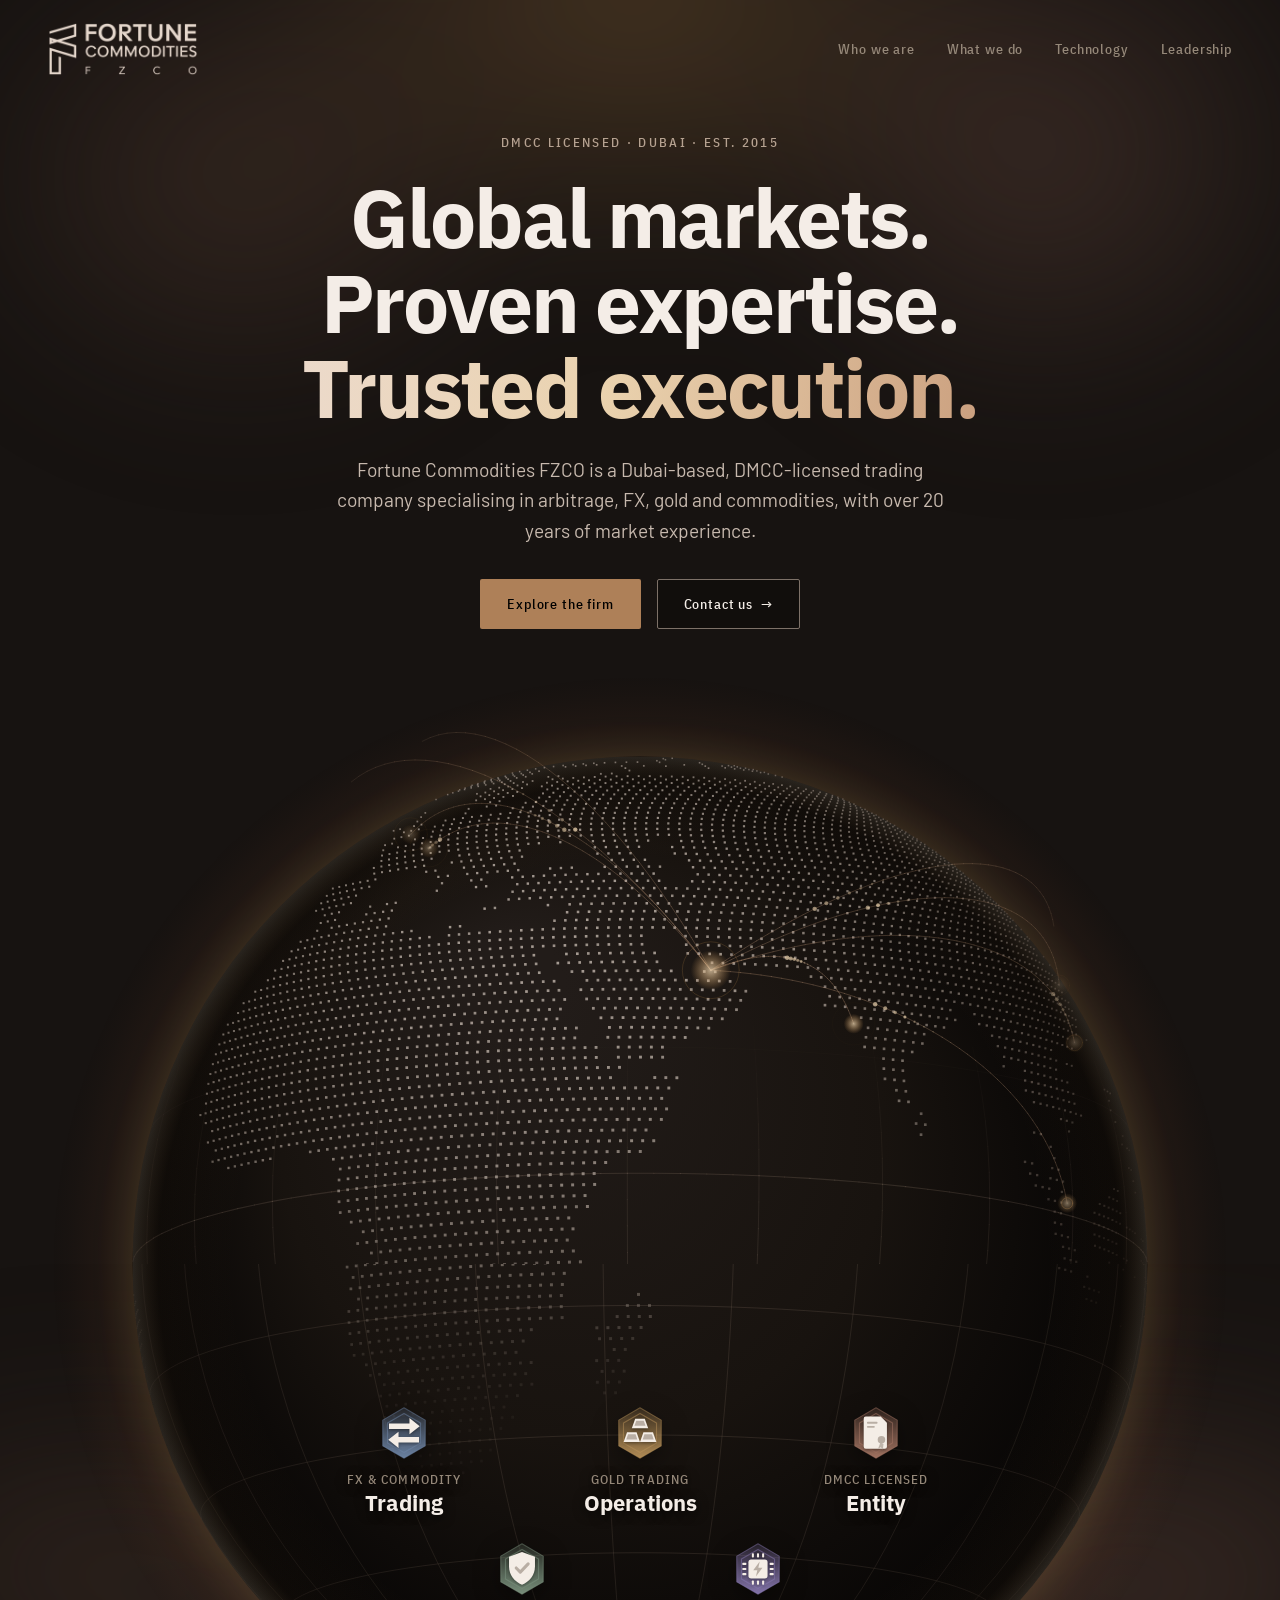
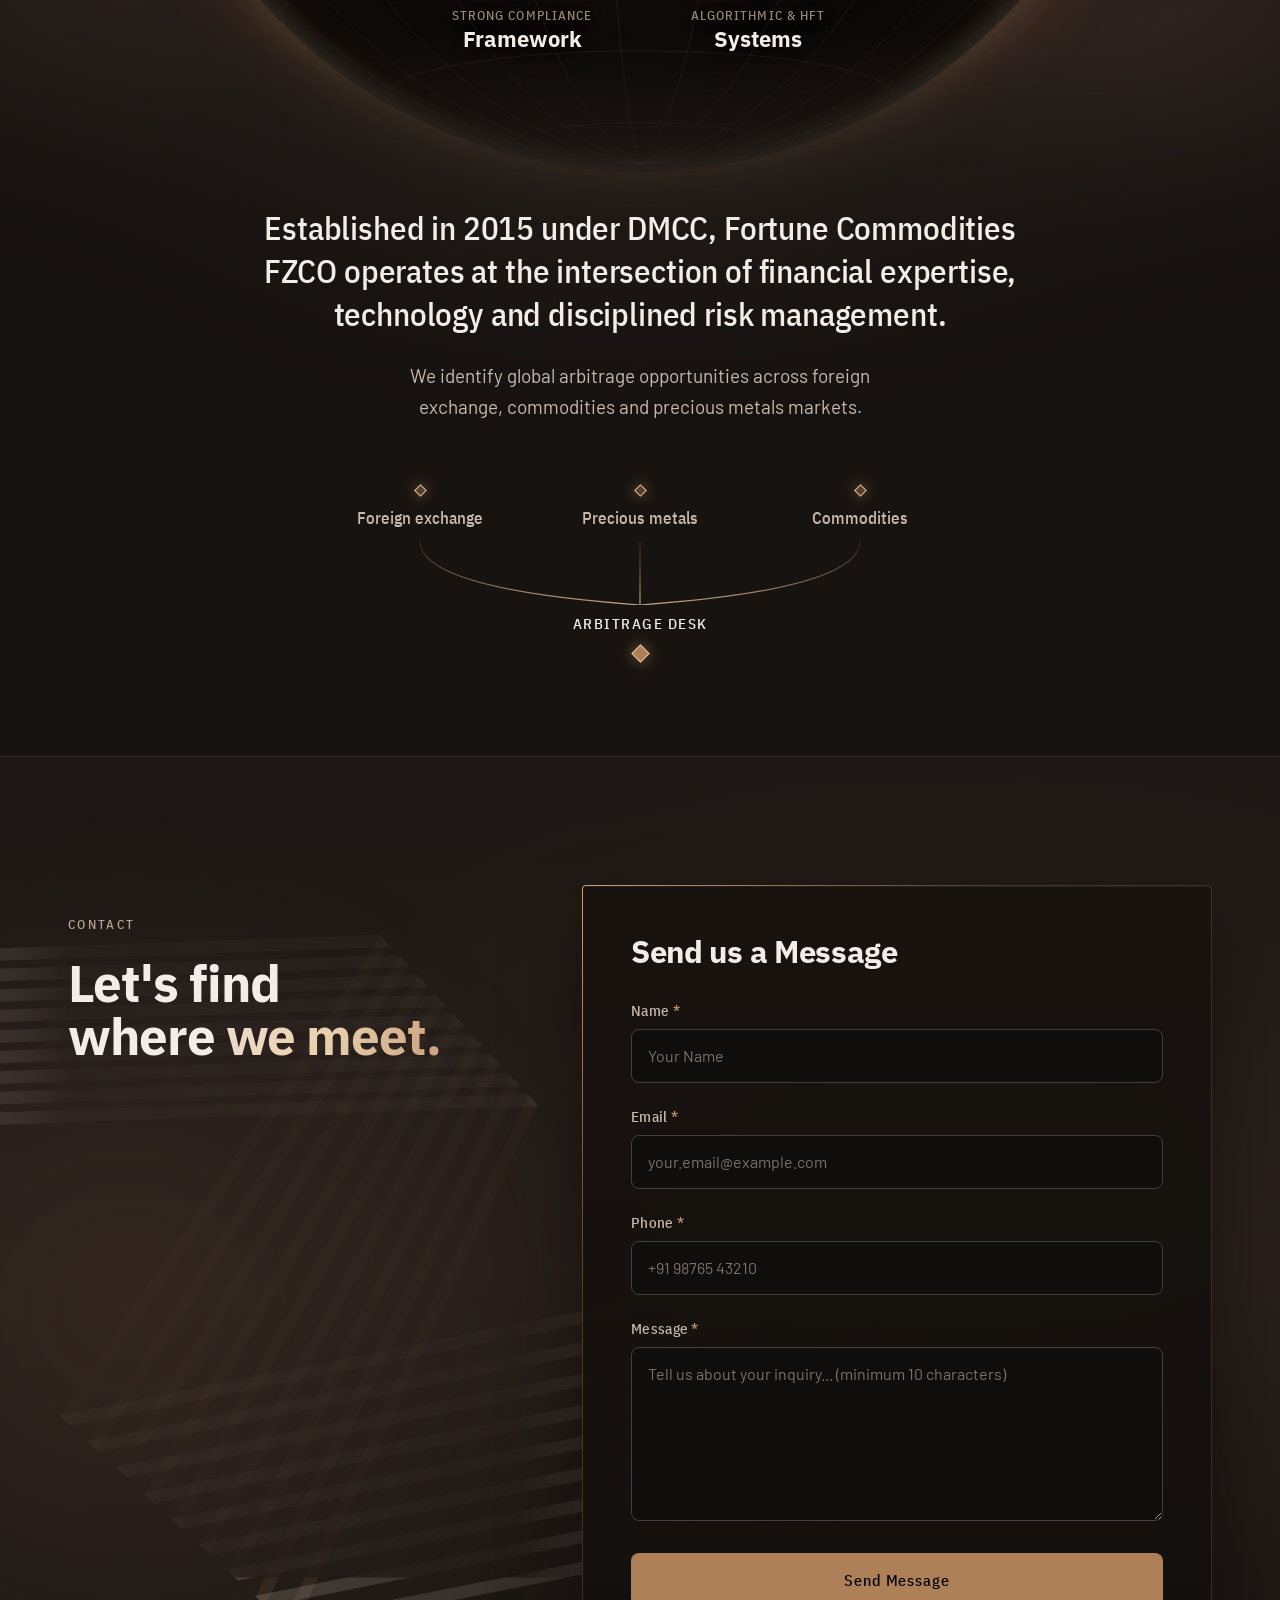
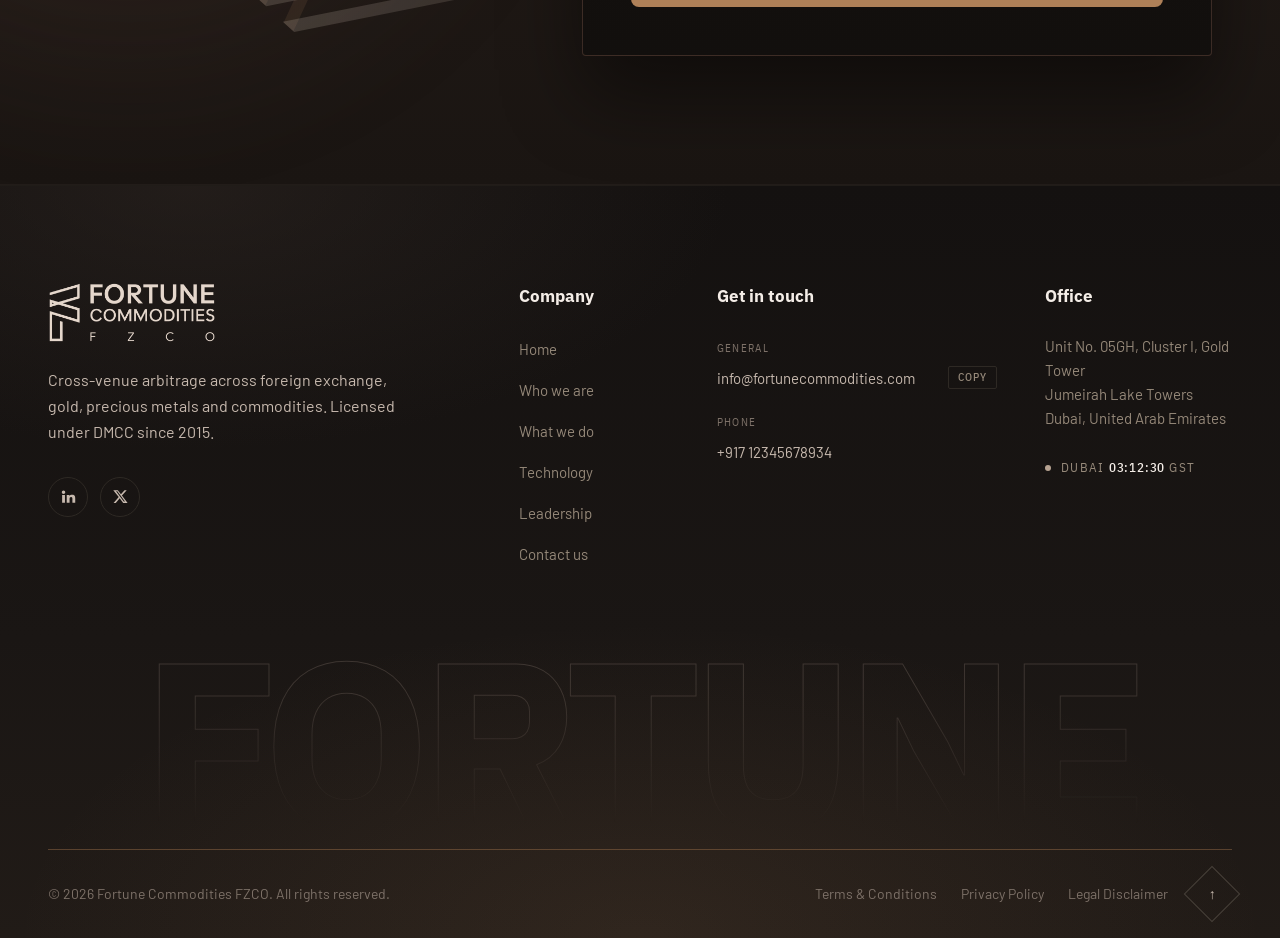
<file: site/index.html>
<!doctype html>
<html lang="en">
<head>
  <meta charset="utf-8">
  <script>document.documentElement.classList.add('js');</script>
  <meta name="viewport" content="width=device-width, initial-scale=1, viewport-fit=cover">
  <title>Fortune Commodities FZCO</title>
  <meta name="description" content="Fortune Commodities FZCO is a Dubai-based, DMCC-licensed trading company specialising in arbitrage, FX, gold and commodities.">
  <link rel="preconnect" href="https://fonts.googleapis.com">
  <link rel="preconnect" href="https://fonts.gstatic.com" crossorigin>
  <link rel="stylesheet" href="https://fonts.googleapis.com/css2?family=Barlow:wght@400;500&family=IBM+Plex+Sans+Condensed:wght@500&family=IBM+Plex+Sans:wght@700&display=swap">
  <link rel="stylesheet" href="css/tokens.css?v=4">
  <link rel="stylesheet" href="css/styles.css?v=54">
  <link rel="stylesheet" href="css/themes.css?v=5">
</head>
<body>
  <header class="site-header">
    <a class="brand" href="index.html" aria-label="Fortune Commodities FZCO, home">
      <img src="assets/logo-cream.png" alt="Fortune Commodities FZCO" width="640" height="232">
    </a>
    <button class="nav-toggle" type="button" aria-expanded="false" aria-controls="main-nav" aria-label="Open menu"><span aria-hidden="true"></span></button>
    <nav class="nav" id="main-nav" aria-label="Main">
      <a href="who-we-are.html">Who we are</a>
      <a href="what-we-do.html">What we do</a>
      <a href="technology.html">Technology</a>
      <a href="leadership.html">Leadership</a>
      <div class="nav-foot">Dubai, United Arab Emirates<br><a href="mailto:info@fortunecommodities.com">info@fortunecommodities.com</a></div>
      <span class="nav-ink" aria-hidden="true"></span>
    </nav>
  </header>

  <main>
    <!-- 1. Hero: quiet headline over a soft glow, the solid half-globe rising beneath it -->
    <section class="hero">
      <div class="hero-glow" aria-hidden="true">
        <span class="g g-amber"></span><span class="g g-ember"></span><span class="g g-steel"></span>
      </div>

      <div class="hero-copy">
        <p class="eyebrow rise" style="--d:.1s">DMCC licensed · Dubai · Est. 2015</p>
        <h1 class="hero-title rise" style="--d:.2s">Global markets. <span class="nw">Proven expertise.</span> <span class="hl">Trusted execution.</span></h1>
        <p class="hero-lead rise" style="--d:.35s">Fortune Commodities FZCO is a Dubai-based, DMCC-licensed trading company specialising in arbitrage, FX, gold and commodities, with over 20 years of market experience.</p>
        <div class="hero-actions rise" style="--d:.5s">
          <a class="btn btn-primary" href="#about">Explore the firm</a>
          <a class="btn btn-secondary" href="#contact">Contact us <span class="arrow" aria-hidden="true">→</span></a>
        </div>
      </div>

      <div class="dome-wrap" aria-hidden="true">
        <canvas id="dome" class="dome"></canvas>
      </div>
    </section>

    <!-- 2. The other half: the same globe as a wireframe, joined beneath the earth, carrying the five pillars -->
    <section class="between" id="about">
      <div class="between-glow" aria-hidden="true">
        <span class="b b-amber"></span><span class="b b-oxblood"></span><span class="b b-steel"></span><span class="b b-ember"></span>
      </div>

      <div class="bowl-stage">
        <div class="bowl-wrap" aria-hidden="true">
          <canvas id="bowl" class="bowl"></canvas>
        </div>
        <ul class="pillars">
          <li class="reveal" style="--d:.05s">
          <svg class="pillar-icon" viewBox="0 0 100 100" aria-hidden="true" focusable="false">
            <defs><linearGradient id="pi-fx" x1="0" y1="0" x2="0" y2="1"><stop offset="0" stop-color="#7088aa" stop-opacity=".18"/><stop offset=".55" stop-color="#7088aa" stop-opacity=".62"/><stop offset="1" stop-color="#7088aa" stop-opacity=".95"/></linearGradient></defs>
            <path class="pi-hex" d="M50 5 L88 27 L88 73 L50 95 L12 73 L12 27 Z" fill="url(#pi-fx)" stroke="#7088aa" stroke-opacity=".45"/>
            <path class="pi-ring" d="M50 15 L79.5 32 L79.5 68 L50 85 L20.5 68 L20.5 32 Z" fill="none" stroke="#7088aa" stroke-opacity=".5"/>
            <g class="pi-glyph" transform="translate(50 50) scale(1.22) translate(-50 -50)"><g fill="#f4ede6"><path d="M28 36h30v-8l15 12-15 12v-8H28z"/><path d="M72 64H42v8L27 60l15-12v8h30z"/></g></g>
          </svg>
          <span class="pillar-k">FX &amp; commodity</span><span class="pillar-v">Trading</span></li>
          <li class="reveal" style="--d:.13s">
          <svg class="pillar-icon" viewBox="0 0 100 100" aria-hidden="true" focusable="false">
            <defs><linearGradient id="pi-gold" x1="0" y1="0" x2="0" y2="1"><stop offset="0" stop-color="#b9925a" stop-opacity=".18"/><stop offset=".55" stop-color="#b9925a" stop-opacity=".62"/><stop offset="1" stop-color="#b9925a" stop-opacity=".95"/></linearGradient></defs>
            <path class="pi-hex" d="M50 5 L88 27 L88 73 L50 95 L12 73 L12 27 Z" fill="url(#pi-gold)" stroke="#b9925a" stroke-opacity=".45"/>
            <path class="pi-ring" d="M50 15 L79.5 32 L79.5 68 L50 85 L20.5 68 L20.5 32 Z" fill="none" stroke="#b9925a" stroke-opacity=".5"/>
            <g class="pi-glyph" transform="translate(50 50) scale(1.22) translate(-50 -50)"><g fill="#f4ede6"><path d="M43 29h14l5 14H38z"/><path d="M31 49h14l5 14H26z"/><path d="M55 49h14l5 14H50z"/></g>
      <g fill="#b9aea4"><path d="M44.5 32h11l2.6 7.5h-16.2z"/><path d="M32.5 52h11l2.6 7.5h-16.2z"/><path d="M56.5 52h11l2.6 7.5h-16.2z"/></g></g>
          </svg>
          <span class="pillar-k">Gold trading</span><span class="pillar-v">Operations</span></li>
          <li class="reveal" style="--d:.21s">
          <svg class="pillar-icon" viewBox="0 0 100 100" aria-hidden="true" focusable="false">
            <defs><linearGradient id="pi-dmcc" x1="0" y1="0" x2="0" y2="1"><stop offset="0" stop-color="#a87866" stop-opacity=".18"/><stop offset=".55" stop-color="#a87866" stop-opacity=".62"/><stop offset="1" stop-color="#a87866" stop-opacity=".95"/></linearGradient></defs>
            <path class="pi-hex" d="M50 5 L88 27 L88 73 L50 95 L12 73 L12 27 Z" fill="url(#pi-dmcc)" stroke="#a87866" stroke-opacity=".45"/>
            <path class="pi-ring" d="M50 15 L79.5 32 L79.5 68 L50 85 L20.5 68 L20.5 32 Z" fill="none" stroke="#a87866" stroke-opacity=".5"/>
            <g class="pi-glyph" transform="translate(50 50) scale(1.22) translate(-50 -50)"><path fill="#f4ede6" d="M35 26h22l9 9v35a3 3 0 0 1-3 3H35a3 3 0 0 1-3-3V29a3 3 0 0 1 3-3z"/>
      <g stroke="#b9aea4" stroke-width="2.6" stroke-linecap="round"><path d="M38 35h13M38 41h9"/></g>
      <path fill="#b9aea4" d="M56.5 64l-3.5 9 4-2 3 3 1-8z" opacity=".9"/><circle cx="58" cy="60" r="5.5" fill="#b9aea4"/></g>
          </svg>
          <span class="pillar-k">DMCC licensed</span><span class="pillar-v">Entity</span></li>
          <li class="reveal" style="--d:.29s">
          <svg class="pillar-icon" viewBox="0 0 100 100" aria-hidden="true" focusable="false">
            <defs><linearGradient id="pi-comp" x1="0" y1="0" x2="0" y2="1"><stop offset="0" stop-color="#7e9681" stop-opacity=".18"/><stop offset=".55" stop-color="#7e9681" stop-opacity=".62"/><stop offset="1" stop-color="#7e9681" stop-opacity=".95"/></linearGradient></defs>
            <path class="pi-hex" d="M50 5 L88 27 L88 73 L50 95 L12 73 L12 27 Z" fill="url(#pi-comp)" stroke="#7e9681" stroke-opacity=".45"/>
            <path class="pi-ring" d="M50 15 L79.5 32 L79.5 68 L50 85 L20.5 68 L20.5 32 Z" fill="none" stroke="#7e9681" stroke-opacity=".5"/>
            <g class="pi-glyph" transform="translate(50 50) scale(1.22) translate(-50 -50)"><path fill="#f4ede6" d="M50 25l19 7v14c0 13.5-8.2 22.5-19 27-10.8-4.5-19-13.5-19-27V32z"/>
      <path fill="none" stroke="#b9aea4" stroke-width="4.5" stroke-linecap="round" stroke-linejoin="round" d="M41.5 48.5l6 6 11.5-12"/></g>
          </svg>
          <span class="pillar-k">Strong compliance</span><span class="pillar-v">Framework</span></li>
          <li class="reveal" style="--d:.37s">
          <svg class="pillar-icon" viewBox="0 0 100 100" aria-hidden="true" focusable="false">
            <defs><linearGradient id="pi-algo" x1="0" y1="0" x2="0" y2="1"><stop offset="0" stop-color="#8a7ab3" stop-opacity=".18"/><stop offset=".55" stop-color="#8a7ab3" stop-opacity=".62"/><stop offset="1" stop-color="#8a7ab3" stop-opacity=".95"/></linearGradient></defs>
            <path class="pi-hex" d="M50 5 L88 27 L88 73 L50 95 L12 73 L12 27 Z" fill="url(#pi-algo)" stroke="#8a7ab3" stroke-opacity=".45"/>
            <path class="pi-ring" d="M50 15 L79.5 32 L79.5 68 L50 85 L20.5 68 L20.5 32 Z" fill="none" stroke="#8a7ab3" stroke-opacity=".5"/>
            <g class="pi-glyph" transform="translate(50 50) scale(1.22) translate(-50 -50)"><g fill="#f4ede6"><rect x="36" y="36" width="28" height="28" rx="4"/>
      <rect x="41" y="27" width="3" height="6" rx="1"/><rect x="48.5" y="27" width="3" height="6" rx="1"/><rect x="56" y="27" width="3" height="6" rx="1"/>
      <rect x="41" y="67" width="3" height="6" rx="1"/><rect x="48.5" y="67" width="3" height="6" rx="1"/><rect x="56" y="67" width="3" height="6" rx="1"/>
      <rect x="27" y="41" width="6" height="3" rx="1"/><rect x="27" y="48.5" width="6" height="3" rx="1"/><rect x="27" y="56" width="6" height="3" rx="1"/>
      <rect x="67" y="41" width="6" height="3" rx="1"/><rect x="67" y="48.5" width="6" height="3" rx="1"/><rect x="67" y="56" width="6" height="3" rx="1"/></g>
      <path fill="#b9aea4" d="M52.5 39L43 52h6l-2 9 9.5-13h-6z"/></g>
          </svg>
          <span class="pillar-k">Algorithmic &amp; HFT</span><span class="pillar-v">Systems</span></li>
        </ul>
      </div>

      <div class="between-copy">
        <p class="statement reveal">Established in 2015 under DMCC, Fortune Commodities FZCO operates at the intersection of financial expertise, technology and disciplined risk management.</p>
        <p class="statement-sub reveal" style="--d:.12s">We identify global arbitrage opportunities across foreign exchange, commodities and precious metals markets.</p>

        <!-- the three markets converging on the arbitrage desk -->
        <div class="flow reveal" style="--d:.2s">
          <ul class="flow-markets">
            <li><span class="flow-node" aria-hidden="true"></span>Foreign exchange</li>
            <li><span class="flow-node" aria-hidden="true"></span>Precious metals</li>
            <li><span class="flow-node" aria-hidden="true"></span>Commodities</li>
          </ul>
          <svg class="flow-lines" viewBox="0 0 600 64" preserveAspectRatio="none" aria-hidden="true" focusable="false">
            <defs><linearGradient id="flow-g" x1="0" y1="0" x2="0" y2="1"><stop offset="0" stop-color="#a77d5a" stop-opacity=".15"/><stop offset="1" stop-color="#e8c79c" stop-opacity=".8"/></linearGradient></defs>
            <path d="M100 0 Q100 48 300 64 M300 0 L300 64 M500 0 Q500 48 300 64" fill="none" stroke="url(#flow-g)" stroke-width="1.2" vector-effect="non-scaling-stroke"/>
          </svg>
          <p class="flow-desk"><span class="flow-node main" aria-hidden="true"></span>Arbitrage desk</p>
        </div>
      </div>
    </section>

    <!-- 4. Contact: converging lines behind, a two-mode enquiry panel on the right -->
    <section class="contact" id="contact" aria-labelledby="contact-title">
      <canvas class="contact-lines" id="contact-lines" aria-hidden="true"></canvas>
      <div class="contact-glow" aria-hidden="true"></div>

      <div class="contact-inner">
        <div class="contact-intro">
          <p class="eyebrow reveal">Contact</p>
          <h2 class="contact-title reveal" style="--d:.08s" id="contact-title">Let's find where <span class="hl">we meet.</span></h2>
          <p class="contact-lead reveal" style="--d:.16s">Whether you are a counterparty, a partner or someone who wants to build with us, tell us a little about it and the right person on our team will reply directly.</p>

          <dl class="contact-details reveal" style="--d:.24s">
            <div>
              <dt>Registered office</dt>
              <dd>Jumeirah Lake Towers, Dubai<br>United Arab Emirates</dd>
            </div>
            <div>
              <dt>Licensed by</dt>
              <dd>Dubai Multi Commodities Centre (DMCC)</dd>
            </div>
            <div>
              <dt>Part of</dt>
              <dd>Marwadi Chandarana Group</dd>
            </div>
          </dl>
        </div>

        <div class="panel reveal" style="--d:.12s">
          <h3 class="form-title" id="form-title">Send us a Message</h3>
          <form class="enquiry" id="form-contact" aria-labelledby="form-title" novalidate>
            <div class="field">
              <label for="f-name">Name <span class="req" aria-hidden="true">*</span></label>
              <input id="f-name" name="name" type="text" autocomplete="name" placeholder="Your Name" required>
              <span class="err">Please add your name.</span>
            </div>
            <div class="field">
              <label for="f-email">Email <span class="req" aria-hidden="true">*</span></label>
              <input id="f-email" name="email" type="email" autocomplete="email" placeholder="your.email@example.com" required>
              <span class="err">Please add a valid email address.</span>
            </div>
            <div class="field">
              <label for="f-phone">Phone <span class="req" aria-hidden="true">*</span></label>
              <input id="f-phone" name="phone" type="tel" autocomplete="tel" placeholder="+91 98765 43210" pattern="\+?[0-9 ]{7,}" required>
              <span class="err">Please add a valid phone number.</span>
            </div>
            <div class="field">
              <label for="f-message">Message <span class="req" aria-hidden="true">*</span></label>
              <textarea id="f-message" name="message" rows="6" minlength="10" placeholder="Tell us about your inquiry... (minimum 10 characters)" required></textarea>
              <span class="err">Please write at least 10 characters.</span>
            </div>
            <button class="btn btn-primary btn-submit" type="submit">Send Message</button>
          </form>

          <div class="sent" id="sent" hidden tabindex="-1">
            <span class="sent-mark" aria-hidden="true"></span>
            <h3>Thank you. We have your message.</h3>
            <p id="sent-text">The right person on our team will reply to you directly.</p>
            <button class="btn btn-secondary" type="button" id="sent-again">Send another</button>
          </div>
        </div>
      </div>
    </section>
  </main>

  <footer class="site-footer" aria-label="Footer">
    <div class="foot-top">
      <div class="foot-brand">
        <img src="assets/logo-cream.png" alt="Fortune Commodities FZCO" width="640" height="232">
        <p>Cross-venue arbitrage across foreign exchange, gold, precious metals and commodities. Licensed under DMCC since 2015.</p>
        <div class="social">
          <a href="#" aria-label="Fortune Commodities on LinkedIn">
            <svg viewBox="0 0 24 24" aria-hidden="true"><path d="M4.98 3.5a2.5 2.5 0 1 1 0 5 2.5 2.5 0 0 1 0-5zM3 9.75h4v11H3zM9.5 9.75h3.8v1.5h.06c.53-1 1.83-1.8 3.77-1.8 4 0 4.37 2.4 4.37 5.5v5.8h-4v-5.1c0-1.3 0-2.9-1.8-2.9s-2.2 1.4-2.2 2.8v5.2h-4z"/></svg>
          </a>
          <a href="#" aria-label="Fortune Commodities on X">
            <svg viewBox="0 0 24 24" aria-hidden="true"><path d="M17.7 3h3.1l-6.8 7.7L22 21h-6.2l-4.9-6.4L5.3 21H2.2l7.3-8.3L1.8 3h6.4l4.4 5.8zm-1.1 16.2h1.7L7.5 4.7H5.7z"/></svg>
          </a>
        </div>
      </div>

      <div class="foot-cols">
        <nav class="foot-col" aria-label="Footer">
          <h2 class="foot-h">Company</h2>
          <ul>
            <li><a href="index.html">Home</a></li>
            <li><a href="who-we-are.html">Who we are</a></li>
            <li><a href="what-we-do.html">What we do</a></li>
            <li><a href="technology.html">Technology</a></li>
            <li><a href="leadership.html">Leadership</a></li>
            <li><a href="#contact">Contact us</a></li>
          </ul>
        </nav>
        <div class="foot-col">
          <h2 class="foot-h">Get in touch</h2>
          <ul class="mail-list">
            <li><span class="mail-k">General</span><a href="mailto:info@fortunecommodities.com">info@fortunecommodities.com</a><button class="copy" type="button" data-copy="info@fortunecommodities.com" aria-label="Copy general email address">Copy</button></li>
            <li><span class="mail-k">Phone</span><a href="tel:+91712345678934">+917 12345678934</a></li>
          </ul>
        </div>
        <div class="foot-col">
          <h2 class="foot-h">Office</h2>
          <address><a class="map-link" href="https://www.google.com/maps/search/?api=1&amp;query=Gold+Tower%2C+Cluster+I%2C+Jumeirah+Lake+Towers%2C+Dubai" target="_blank" rel="noopener" aria-label="Open the office address in Google Maps (opens in a new tab)">Unit No. 05GH, Cluster I, Gold Tower<br>Jumeirah Lake Towers<br>Dubai, United Arab Emirates</a></address>
          <div class="clock" aria-label="Local time in Dubai">
            <span class="clock-dot" aria-hidden="true"></span>
            <span>Dubai <b id="dubai-time">--:--</b> GST</span>
          </div>
        </div>
      </div>
    </div>

    <div class="foot-skyline" aria-hidden="true"><div class="wordmark" id="wordmark" data-text="FORTUNE">FORTUNE</div></div>

    <div class="foot-bar">
      <p>© 2026 Fortune Commodities FZCO. All rights reserved.</p>
      <ul class="legal">
        <li><a href="#">Terms &amp; Conditions</a></li>
        <li><a href="#">Privacy Policy</a></li>
        <li><a href="#">Legal Disclaimer</a></li>
      </ul>
      <a class="to-top" href="#" aria-label="Back to top"><span aria-hidden="true">↑</span></a>
    </div>
  </footer>

  <script src="js/land-mask.js"></script>
  <script src="js/globe.js?v=7"></script>
  <script src="js/contact.js?v=15"></script>
  <script src="js/nav.js?v=4"></script>
  <script src="js/reveal.js"></script>
  <script src="js/footer.js?v=6"></script>
</body>
</html>
</file>
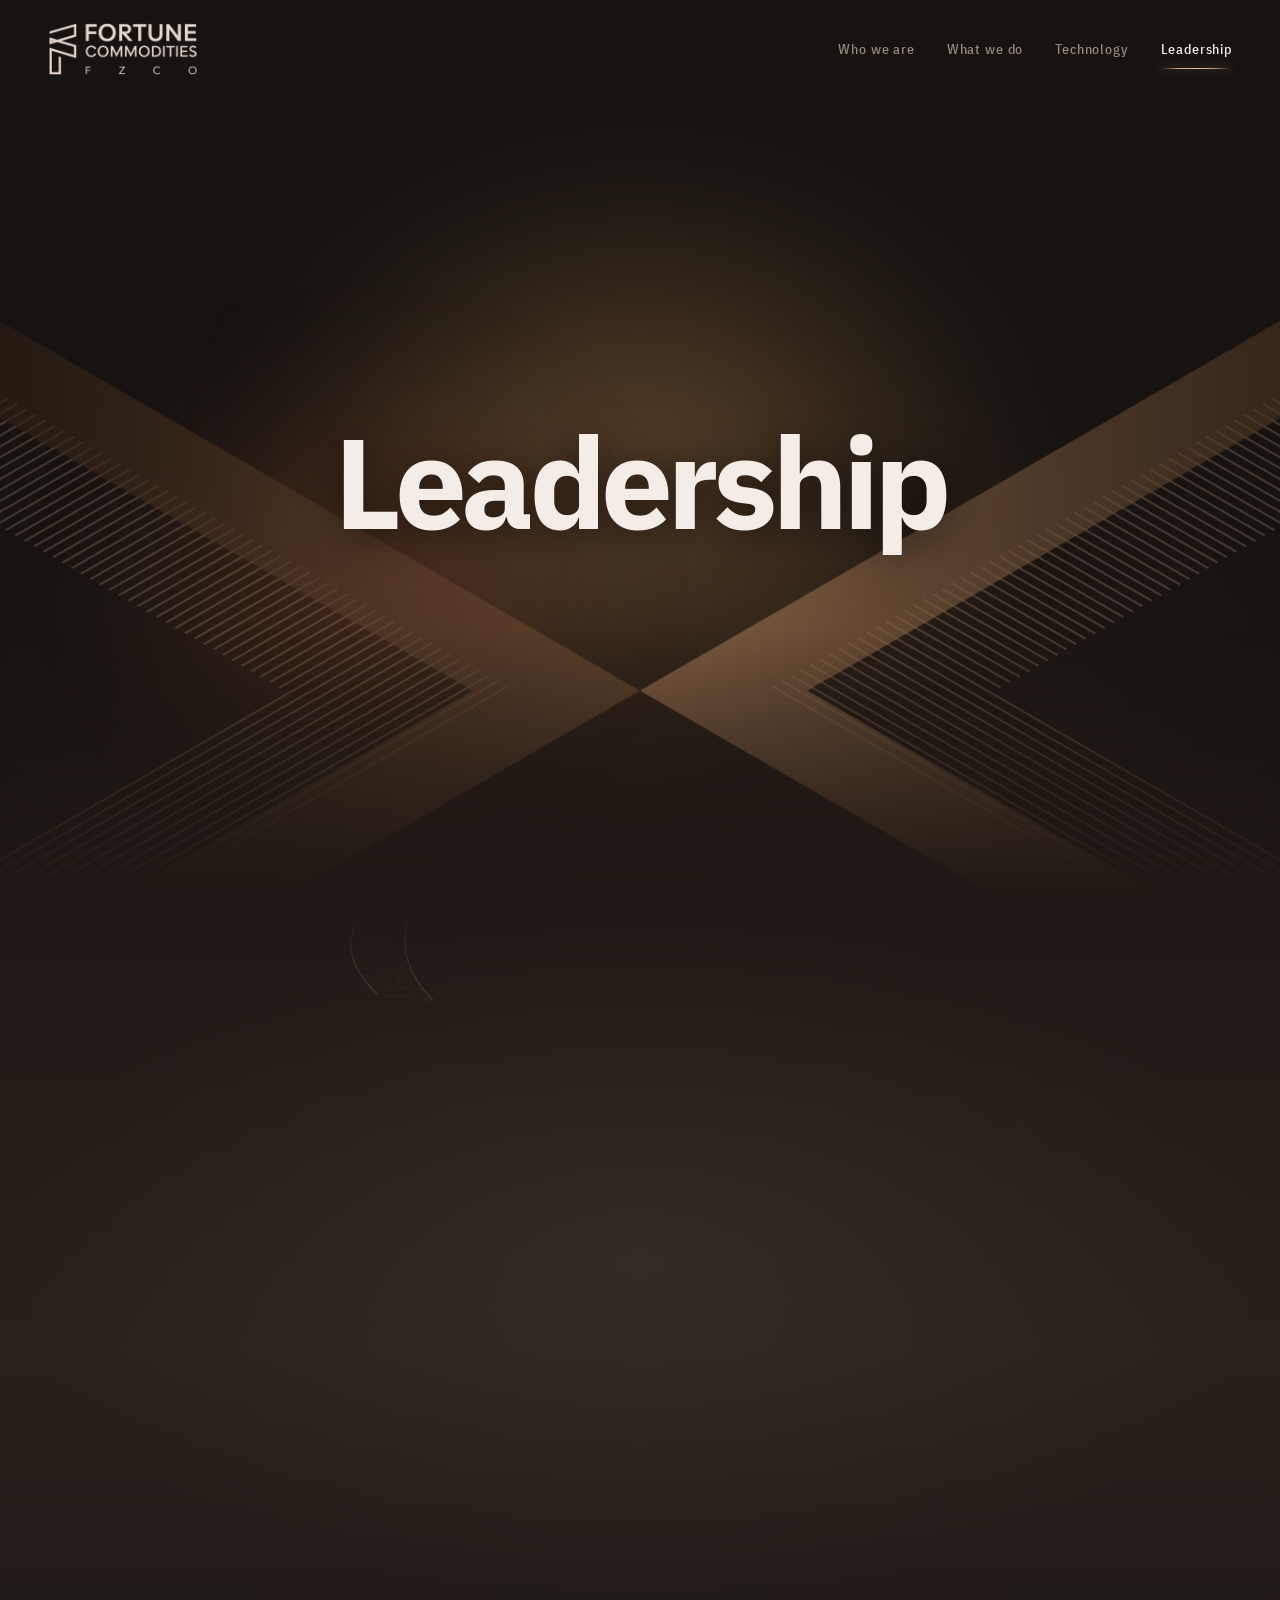
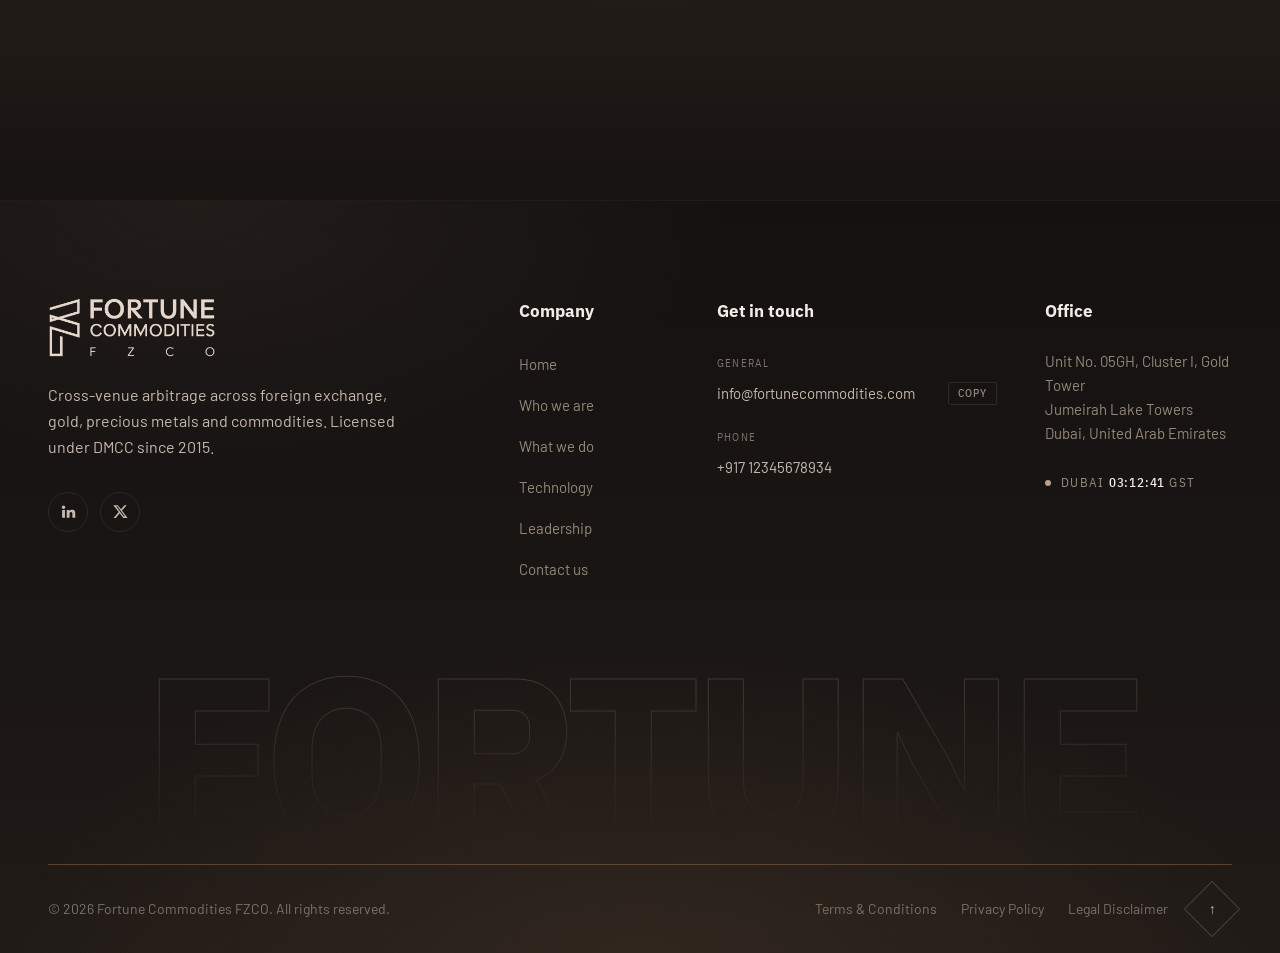
<file: site/leadership.html>
<!doctype html>
<html lang="en">
<head>
  <script>document.documentElement.classList.add('js');</script>
  <meta charset="utf-8">
  <meta name="viewport" content="width=device-width, initial-scale=1, viewport-fit=cover">
  <title>Leadership · Fortune Commodities FZCO</title>
  <meta name="description" content="Leadership at Fortune Commodities FZCO.">
  <link rel="preconnect" href="https://fonts.googleapis.com">
  <link rel="preconnect" href="https://fonts.gstatic.com" crossorigin>
  <link rel="stylesheet" href="https://fonts.googleapis.com/css2?family=Barlow:wght@400;500&family=IBM+Plex+Sans+Condensed:wght@500&family=IBM+Plex+Sans:wght@700&display=swap">
  <link rel="stylesheet" href="css/tokens.css?v=4">
  <link rel="stylesheet" href="css/styles.css?v=54">
  <link rel="stylesheet" href="css/themes.css?v=5">
  <link rel="stylesheet" href="css/about.css?v=11">
  <link rel="stylesheet" href="css/leadership.css?v=22">
</head>
<body>
  <header class="site-header">
    <a class="brand" href="index.html" aria-label="Fortune Commodities FZCO, home">
      <img src="assets/logo-cream.png" alt="Fortune Commodities FZCO" width="640" height="232">
    </a>
    <button class="nav-toggle" type="button" aria-expanded="false" aria-controls="main-nav" aria-label="Open menu"><span aria-hidden="true"></span></button>
    <nav class="nav" id="main-nav" aria-label="Main">
      <a href="who-we-are.html">Who we are</a>
      <a href="what-we-do.html">What we do</a>
      <a href="technology.html">Technology</a>
      <a href="leadership.html" aria-current="page">Leadership</a>
      <div class="nav-foot">Dubai, United Arab Emirates<br><a href="mailto:info@fortunecommodities.com">info@fortunecommodities.com</a></div>
      <span class="nav-ink" aria-hidden="true"></span>
    </nav>
  </header>

  <main class="lead">
    <!-- 1. Hero: the angled form of the logo's F, carried in as layered shapes converging under the title -->
    <section class="page-hero lead-hero">
      <svg class="lead-shapes" viewBox="0 0 1440 860" preserveAspectRatio="xMidYMid slice" aria-hidden="true" focusable="false">
        <defs>
          <linearGradient id="ls-left" x1="0" y1="0" x2="1" y2="0"><stop offset="0" stop-color="#21170f"/><stop offset="1" stop-color="#775438"/></linearGradient>
          <linearGradient id="ls-right" x1="1" y1="0" x2="0" y2="0"><stop offset="0" stop-color="#39281b"/><stop offset="1" stop-color="#ae8058"/></linearGradient>
          <pattern id="ls-hatch" width="9" height="9" patternUnits="userSpaceOnUse" patternTransform="rotate(-30)"><rect width="9" height="1.3" fill="#cba07f"/></pattern>
          <pattern id="ls-hatch-r" width="9" height="9" patternUnits="userSpaceOnUse" patternTransform="rotate(30)"><rect width="9" height="1.3" fill="#cba07f"/></pattern>
        </defs>
        <g class="ls-side ls-l">
          <path class="ls-lines" d="M0 314 L600 660 L0 1006 L0 879 L380 660 L0 441 Z" fill="url(#ls-hatch)"/>
          <path class="ls-solid" d="M0 244 L720 660 L0 1076 L0 983 L560 660 L0 337 Z" fill="url(#ls-left)"/>
        </g>
        <g class="ls-side ls-r">
          <path class="ls-lines" d="M1440 314 L840 660 L1440 1006 L1440 879 L1060 660 L1440 441 Z" fill="url(#ls-hatch-r)"/>
          <path class="ls-solid" d="M1440 244 L720 660 L1440 1076 L1440 983 L880 660 L1440 337 Z" fill="url(#ls-right)"/>
        </g>
      </svg>
      <div class="page-hero-glow" aria-hidden="true"><span></span><span></span></div>
      <div class="page-hero-inner">
        <h1 class="page-title rise">Leadership</h1>
      </div>
    </section>

    <!-- A road built from puzzle pieces, drawn in line; the leaders stand on the pieces still being placed -->
    <section class="road" id="road" aria-label="Our leaders">
      <canvas class="road-canvas" id="road-canvas" aria-hidden="true"></canvas>
      <ul class="leaders" id="leaders">
        <li class="leader" data-slot="0">
          <div class="leader-stage">
            <span class="leader-rings" aria-hidden="true"><i></i><i></i><i></i></span>
            <span class="leader-frame" aria-hidden="true"></span>
            <img src="assets/leader-nishit.webp" alt="Nishit Jitendra Chandarana" width="570" height="560">
          </div>
          <div class="leader-id">
            <h2 class="leader-name">Nishit Jitendra Chandarana</h2>
            <p class="leader-role">CEO &amp; Director</p>
          </div>
          <p class="leader-bio">An IT specialist with 18+ years in Technical and Arbitrage Trading across Indian and international markets, steering trading operations and strategic direction at Fortune Commodities FZCO since July 2016 - with wide-ranging expertise in equities, derivatives, commodities, and digital assets.</p>
        </li>
        <li class="leader" data-slot="1">
          <div class="leader-stage">
            <span class="leader-rings" aria-hidden="true"><i></i><i></i><i></i></span>
            <span class="leader-frame" aria-hidden="true"></span>
            <img src="assets/leader-darshan.webp" alt="Darshan Harshadray Parekh" width="598" height="560">
          </div>
          <div class="leader-id">
            <h2 class="leader-name">Darshan Harshadray Parekh</h2>
            <p class="leader-role">Director &amp; Manager</p>
          </div>
          <p class="leader-bio">A 17-year commodity trading veteran with a Ph.D in Pharmaceutical Sciences, driving operational strategy and market expansion at Fortune Commodities DMCC since 2016 - with deep expertise in market analysis, risk assessment, and international regulatory compliance.</p>
        </li>
      </ul>
    </section>
  </main>

  <footer class="site-footer" aria-label="Footer">
    <div class="foot-top">
      <div class="foot-brand">
        <img src="assets/logo-cream.png" alt="Fortune Commodities FZCO" width="640" height="232">
        <p>Cross-venue arbitrage across foreign exchange, gold, precious metals and commodities. Licensed under DMCC since 2015.</p>
        <div class="social">
          <a href="#" aria-label="Fortune Commodities on LinkedIn">
            <svg viewBox="0 0 24 24" aria-hidden="true"><path d="M4.98 3.5a2.5 2.5 0 1 1 0 5 2.5 2.5 0 0 1 0-5zM3 9.75h4v11H3zM9.5 9.75h3.8v1.5h.06c.53-1 1.83-1.8 3.77-1.8 4 0 4.37 2.4 4.37 5.5v5.8h-4v-5.1c0-1.3 0-2.9-1.8-2.9s-2.2 1.4-2.2 2.8v5.2h-4z"/></svg>
          </a>
          <a href="#" aria-label="Fortune Commodities on X">
            <svg viewBox="0 0 24 24" aria-hidden="true"><path d="M17.7 3h3.1l-6.8 7.7L22 21h-6.2l-4.9-6.4L5.3 21H2.2l7.3-8.3L1.8 3h6.4l4.4 5.8zm-1.1 16.2h1.7L7.5 4.7H5.7z"/></svg>
          </a>
        </div>
      </div>

      <div class="foot-cols">
        <nav class="foot-col" aria-label="Footer">
          <h2 class="foot-h">Company</h2>
          <ul>
            <li><a href="index.html">Home</a></li>
            <li><a href="who-we-are.html">Who we are</a></li>
            <li><a href="what-we-do.html">What we do</a></li>
            <li><a href="technology.html">Technology</a></li>
            <li><a href="leadership.html">Leadership</a></li>
            <li><a href="index.html#contact">Contact us</a></li>
          </ul>
        </nav>
        <div class="foot-col">
          <h2 class="foot-h">Get in touch</h2>
          <ul class="mail-list">
            <li><span class="mail-k">General</span><a href="mailto:info@fortunecommodities.com">info@fortunecommodities.com</a><button class="copy" type="button" data-copy="info@fortunecommodities.com" aria-label="Copy general email address">Copy</button></li>
            <li><span class="mail-k">Phone</span><a href="tel:+91712345678934">+917 12345678934</a></li>
          </ul>
        </div>
        <div class="foot-col">
          <h2 class="foot-h">Office</h2>
          <address><a class="map-link" href="https://www.google.com/maps/search/?api=1&amp;query=Gold+Tower%2C+Cluster+I%2C+Jumeirah+Lake+Towers%2C+Dubai" target="_blank" rel="noopener" aria-label="Open the office address in Google Maps (opens in a new tab)">Unit No. 05GH, Cluster I, Gold Tower<br>Jumeirah Lake Towers<br>Dubai, United Arab Emirates</a></address>
          <div class="clock" aria-label="Local time in Dubai">
            <span class="clock-dot" aria-hidden="true"></span>
            <span>Dubai <b id="dubai-time">--:--</b> GST</span>
          </div>
        </div>
      </div>
    </div>

    <div class="foot-skyline" aria-hidden="true"><div class="wordmark" id="wordmark" data-text="FORTUNE">FORTUNE</div></div>

    <div class="foot-bar">
      <p>© 2026 Fortune Commodities FZCO. All rights reserved.</p>
      <ul class="legal">
        <li><a href="#">Terms &amp; Conditions</a></li>
        <li><a href="#">Privacy Policy</a></li>
        <li><a href="#">Legal Disclaimer</a></li>
      </ul>
      <a class="to-top" href="#" aria-label="Back to top"><span aria-hidden="true">↑</span></a>
    </div>
  </footer>

  <script src="js/nav.js?v=4"></script>
  <script src="js/footer.js?v=6"></script>
  <script src="js/leadership.js?v=13"></script>
</body>
</html>
</file>
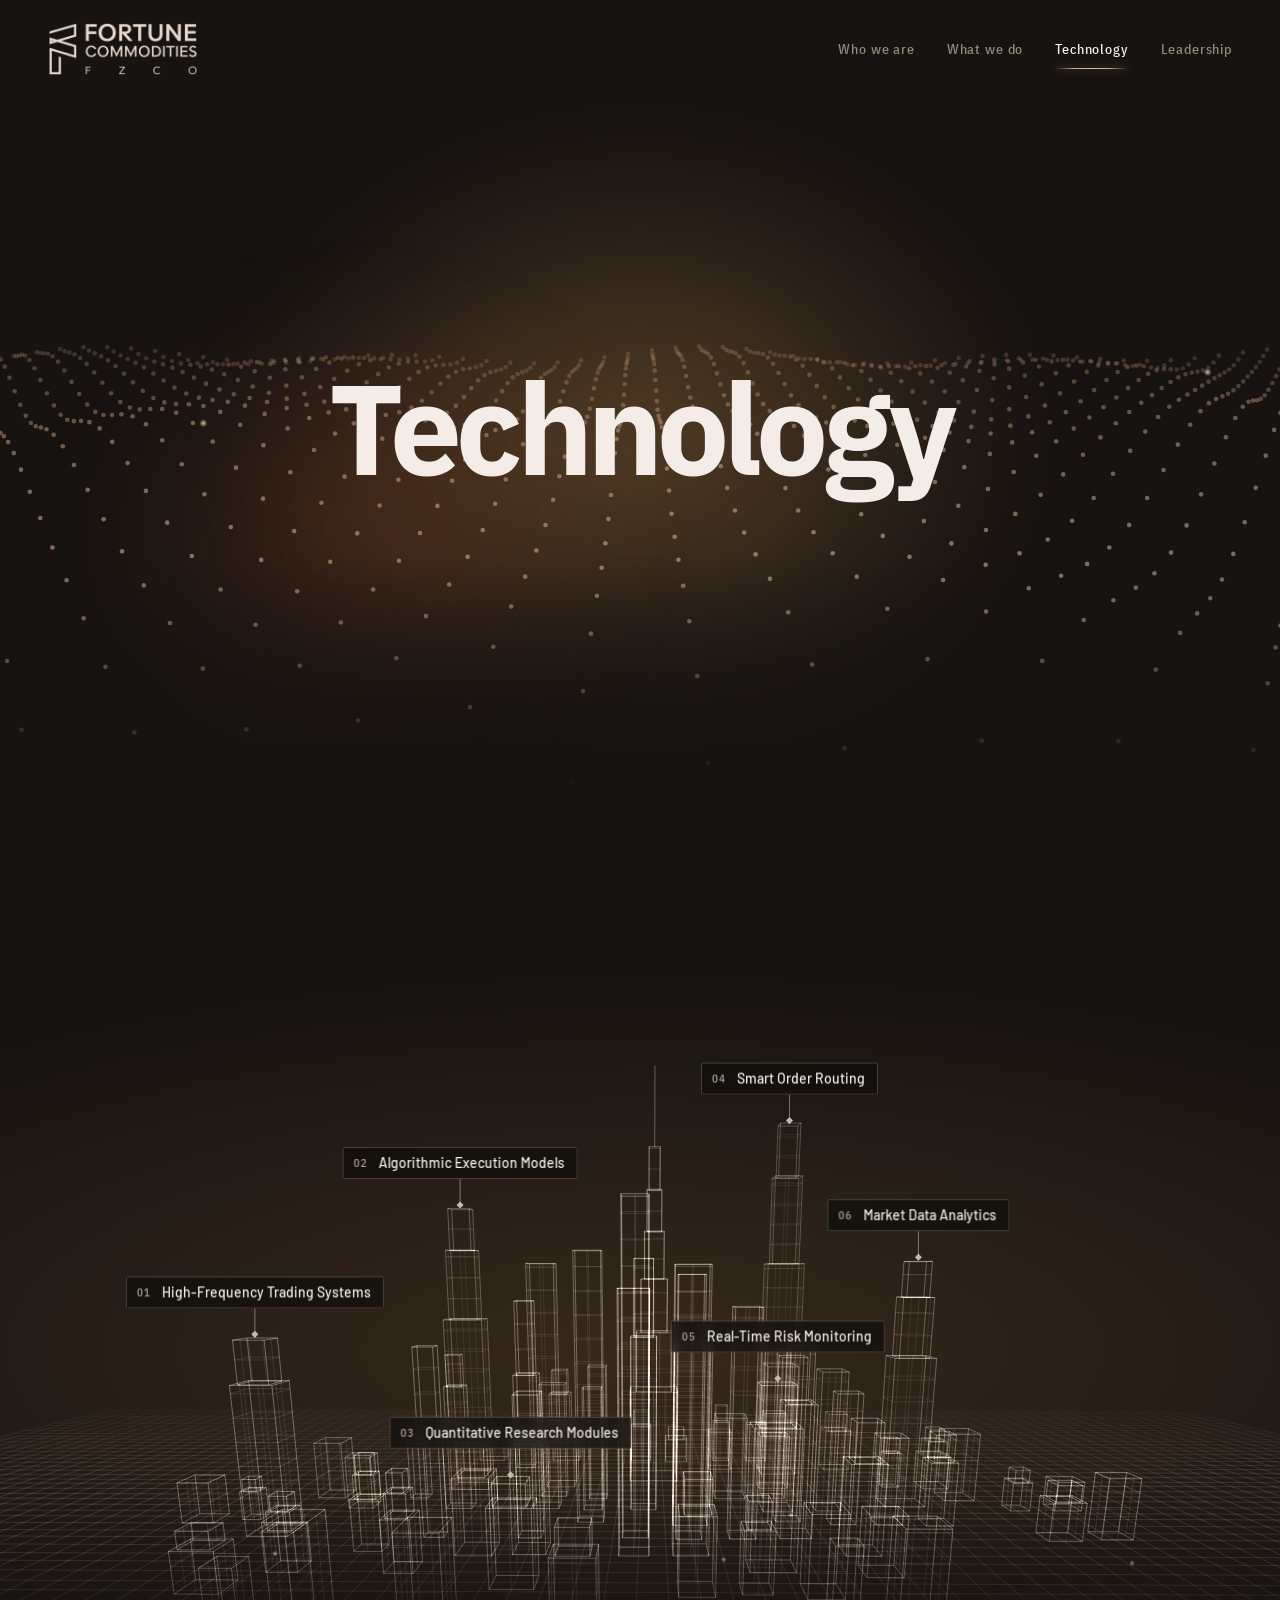
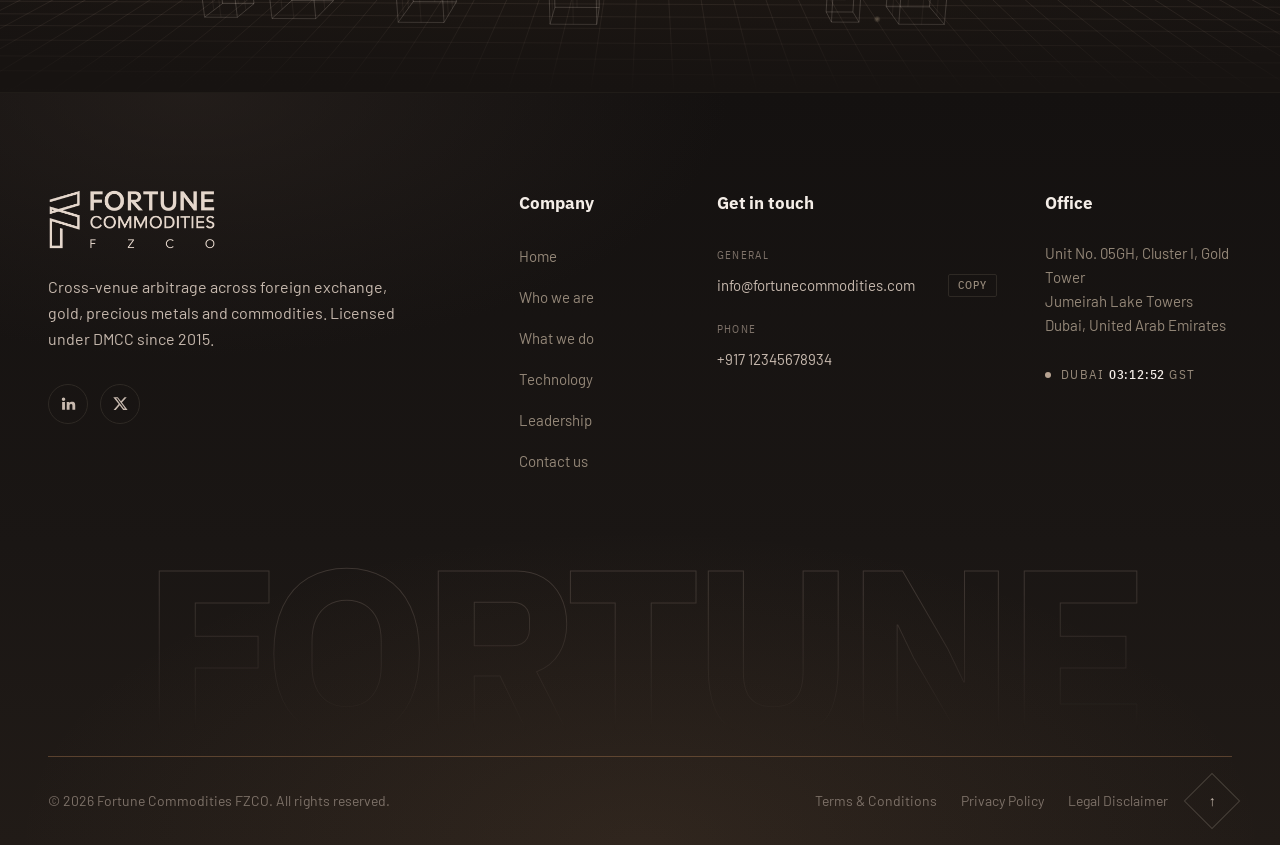
<file: site/technology.html>
<!doctype html>
<html lang="en">
<head>
  <script>document.documentElement.classList.add('js');</script>
  <meta charset="utf-8">
  <meta name="viewport" content="width=device-width, initial-scale=1, viewport-fit=cover">
  <title>Technology · Fortune Commodities FZCO</title>
  <meta name="description" content="Technology at Fortune Commodities FZCO.">
  <link rel="preconnect" href="https://fonts.googleapis.com">
  <link rel="preconnect" href="https://fonts.gstatic.com" crossorigin>
  <link rel="stylesheet" href="https://fonts.googleapis.com/css2?family=Barlow:wght@400;500&family=IBM+Plex+Sans+Condensed:wght@500&family=IBM+Plex+Sans:wght@700&display=swap">
  <link rel="stylesheet" href="css/tokens.css?v=4">
  <link rel="stylesheet" href="css/styles.css?v=54">
  <link rel="stylesheet" href="css/themes.css?v=5">
  <link rel="stylesheet" href="css/about.css?v=11">
  <link rel="stylesheet" href="css/technology.css?v=12">
</head>
<body>
  <header class="site-header">
    <a class="brand" href="index.html" aria-label="Fortune Commodities FZCO, home">
      <img src="assets/logo-cream.png" alt="Fortune Commodities FZCO" width="640" height="232">
    </a>
    <button class="nav-toggle" type="button" aria-expanded="false" aria-controls="main-nav" aria-label="Open menu"><span aria-hidden="true"></span></button>
    <nav class="nav" id="main-nav" aria-label="Main">
      <a href="who-we-are.html">Who we are</a>
      <a href="what-we-do.html">What we do</a>
      <a href="technology.html" aria-current="page">Technology</a>
      <a href="leadership.html">Leadership</a>
      <div class="nav-foot">Dubai, United Arab Emirates<br><a href="mailto:info@fortunecommodities.com">info@fortunecommodities.com</a></div>
      <span class="nav-ink" aria-hidden="true"></span>
    </nav>
  </header>

  <main class="tech">
    <!-- 1. Hero, the same treatment as Who we are, with its own animation: a rolling dot-matrix field -->
    <section class="page-hero tech-hero">
      <canvas class="hero-lines" id="hero-wave" aria-hidden="true"></canvas>
      <div class="page-hero-glow" aria-hidden="true"><span></span><span></span></div>
      <div class="page-hero-inner">
        <h1 class="page-title rise" id="tech-title">Technology</h1>
      </div>
    </section>

    <!-- 2. A holographic wireframe city; each module is pinned to a building -->
    <section class="city" id="city" aria-label="Modules">
      <canvas class="city-canvas" id="city-canvas" aria-hidden="true"></canvas>
      <div class="city-tags" id="city-tags" aria-hidden="true"></div>
    </section>

    <!-- The same modules as a list: read by screen readers, and shown under the city on phones -->
    <section class="mod-list" aria-label="Modules">
      <ol class="rows" id="rows">
          <li class="row reveal" style="--i:0"><span class="row-n">01</span><span class="row-name">High-Frequency Trading Systems</span></li>
          <li class="row reveal" style="--i:1"><span class="row-n">02</span><span class="row-name">Algorithmic Execution Models</span></li>
          <li class="row reveal" style="--i:2"><span class="row-n">03</span><span class="row-name">Quantitative Research Modules</span></li>
          <li class="row reveal" style="--i:3"><span class="row-n">04</span><span class="row-name">Smart Order Routing</span></li>
          <li class="row reveal" style="--i:4"><span class="row-n">05</span><span class="row-name">Real-Time Risk Monitoring</span></li>
          <li class="row reveal" style="--i:5"><span class="row-n">06</span><span class="row-name">Market Data Analytics</span></li>
      </ol>
    </section>
  </main>

  <footer class="site-footer" aria-label="Footer">
    <div class="foot-top">
      <div class="foot-brand">
        <img src="assets/logo-cream.png" alt="Fortune Commodities FZCO" width="640" height="232">
        <p>Cross-venue arbitrage across foreign exchange, gold, precious metals and commodities. Licensed under DMCC since 2015.</p>
        <div class="social">
          <a href="#" aria-label="Fortune Commodities on LinkedIn">
            <svg viewBox="0 0 24 24" aria-hidden="true"><path d="M4.98 3.5a2.5 2.5 0 1 1 0 5 2.5 2.5 0 0 1 0-5zM3 9.75h4v11H3zM9.5 9.75h3.8v1.5h.06c.53-1 1.83-1.8 3.77-1.8 4 0 4.37 2.4 4.37 5.5v5.8h-4v-5.1c0-1.3 0-2.9-1.8-2.9s-2.2 1.4-2.2 2.8v5.2h-4z"/></svg>
          </a>
          <a href="#" aria-label="Fortune Commodities on X">
            <svg viewBox="0 0 24 24" aria-hidden="true"><path d="M17.7 3h3.1l-6.8 7.7L22 21h-6.2l-4.9-6.4L5.3 21H2.2l7.3-8.3L1.8 3h6.4l4.4 5.8zm-1.1 16.2h1.7L7.5 4.7H5.7z"/></svg>
          </a>
        </div>
      </div>

      <div class="foot-cols">
        <nav class="foot-col" aria-label="Footer">
          <h2 class="foot-h">Company</h2>
          <ul>
            <li><a href="index.html">Home</a></li>
            <li><a href="who-we-are.html">Who we are</a></li>
            <li><a href="what-we-do.html">What we do</a></li>
            <li><a href="technology.html">Technology</a></li>
            <li><a href="leadership.html">Leadership</a></li>
            <li><a href="index.html#contact">Contact us</a></li>
          </ul>
        </nav>
        <div class="foot-col">
          <h2 class="foot-h">Get in touch</h2>
          <ul class="mail-list">
            <li><span class="mail-k">General</span><a href="mailto:info@fortunecommodities.com">info@fortunecommodities.com</a><button class="copy" type="button" data-copy="info@fortunecommodities.com" aria-label="Copy general email address">Copy</button></li>
            <li><span class="mail-k">Phone</span><a href="tel:+91712345678934">+917 12345678934</a></li>
          </ul>
        </div>
        <div class="foot-col">
          <h2 class="foot-h">Office</h2>
          <address><a class="map-link" href="https://www.google.com/maps/search/?api=1&amp;query=Gold+Tower%2C+Cluster+I%2C+Jumeirah+Lake+Towers%2C+Dubai" target="_blank" rel="noopener" aria-label="Open the office address in Google Maps (opens in a new tab)">Unit No. 05GH, Cluster I, Gold Tower<br>Jumeirah Lake Towers<br>Dubai, United Arab Emirates</a></address>
          <div class="clock" aria-label="Local time in Dubai">
            <span class="clock-dot" aria-hidden="true"></span>
            <span>Dubai <b id="dubai-time">--:--</b> GST</span>
          </div>
        </div>
      </div>
    </div>

    <div class="foot-skyline" aria-hidden="true"><div class="wordmark" id="wordmark" data-text="FORTUNE">FORTUNE</div></div>

    <div class="foot-bar">
      <p>© 2026 Fortune Commodities FZCO. All rights reserved.</p>
      <ul class="legal">
        <li><a href="#">Terms &amp; Conditions</a></li>
        <li><a href="#">Privacy Policy</a></li>
        <li><a href="#">Legal Disclaimer</a></li>
      </ul>
      <a class="to-top" href="#" aria-label="Back to top"><span aria-hidden="true">↑</span></a>
    </div>
  </footer>

  <script src="js/nav.js?v=4"></script>
  <script src="js/footer.js?v=6"></script>
  <script src="js/technology.js?v=15"></script>
</body>
</html>
</file>
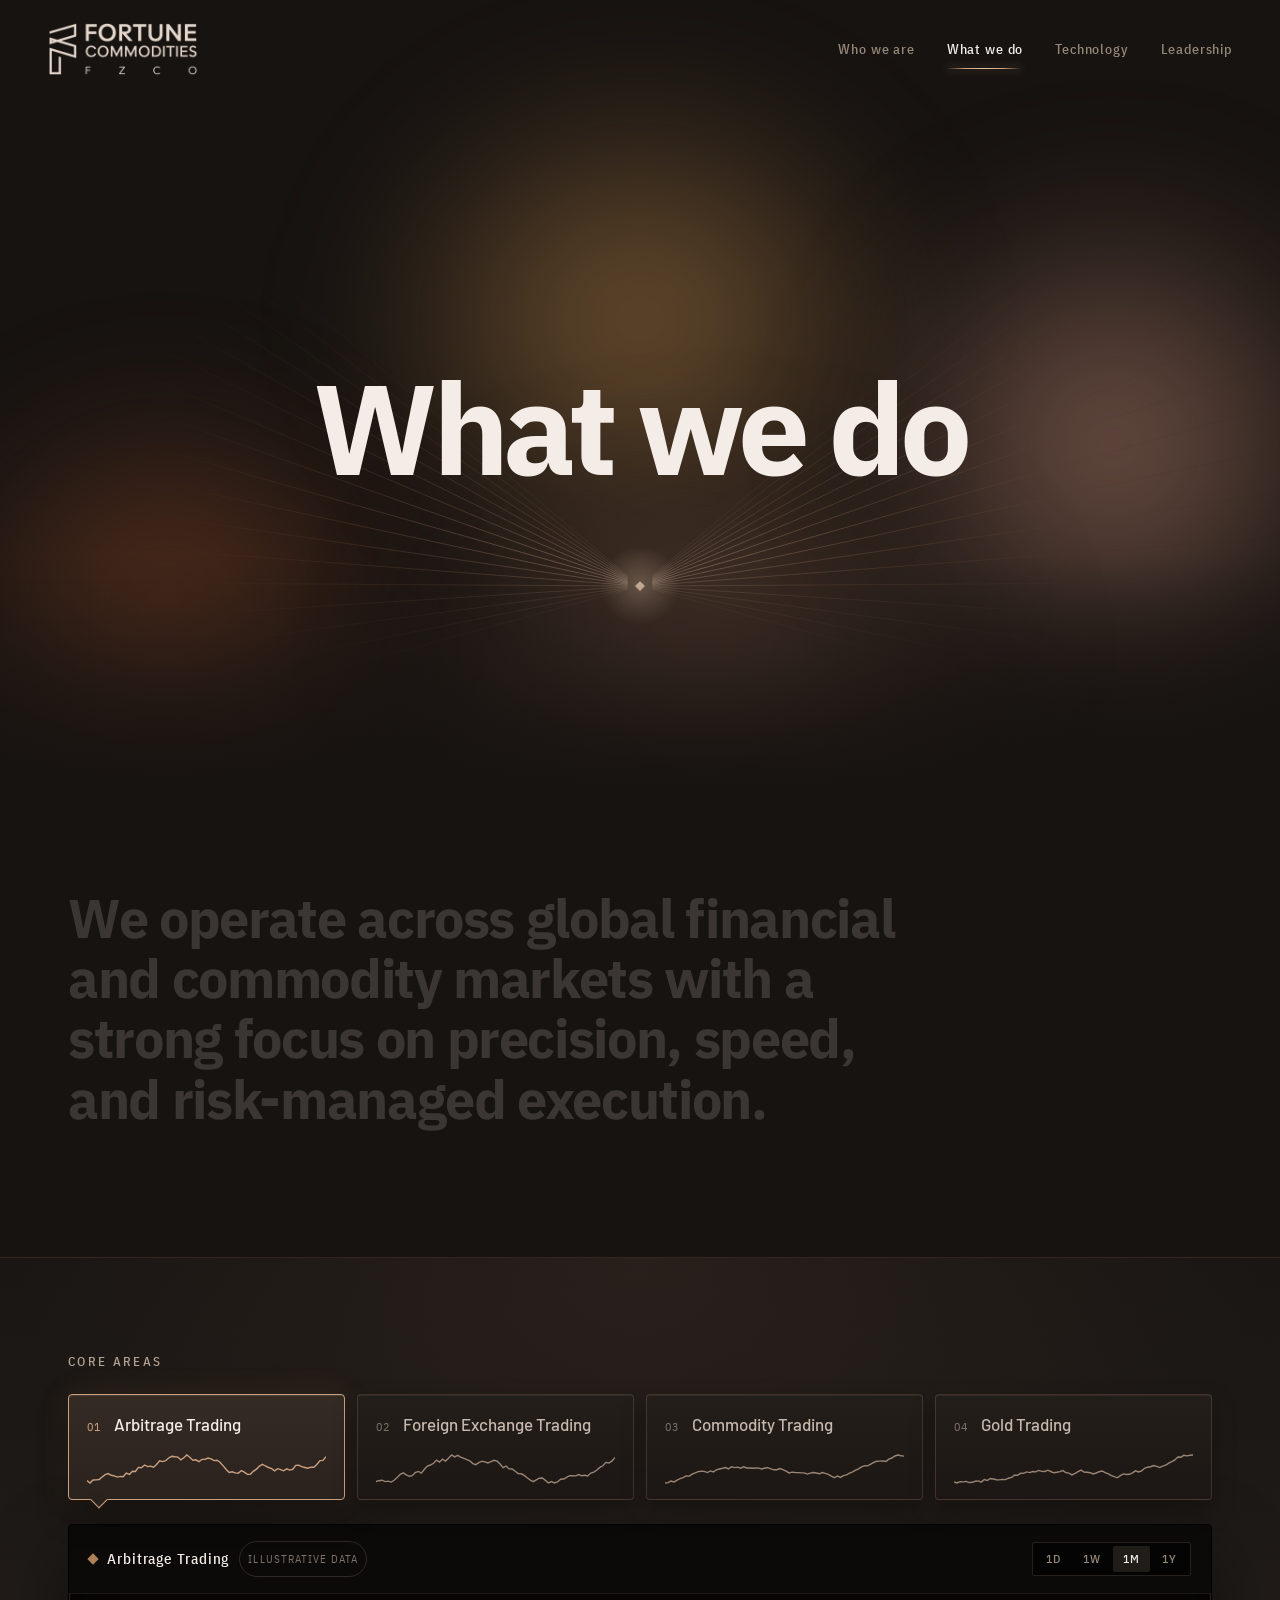
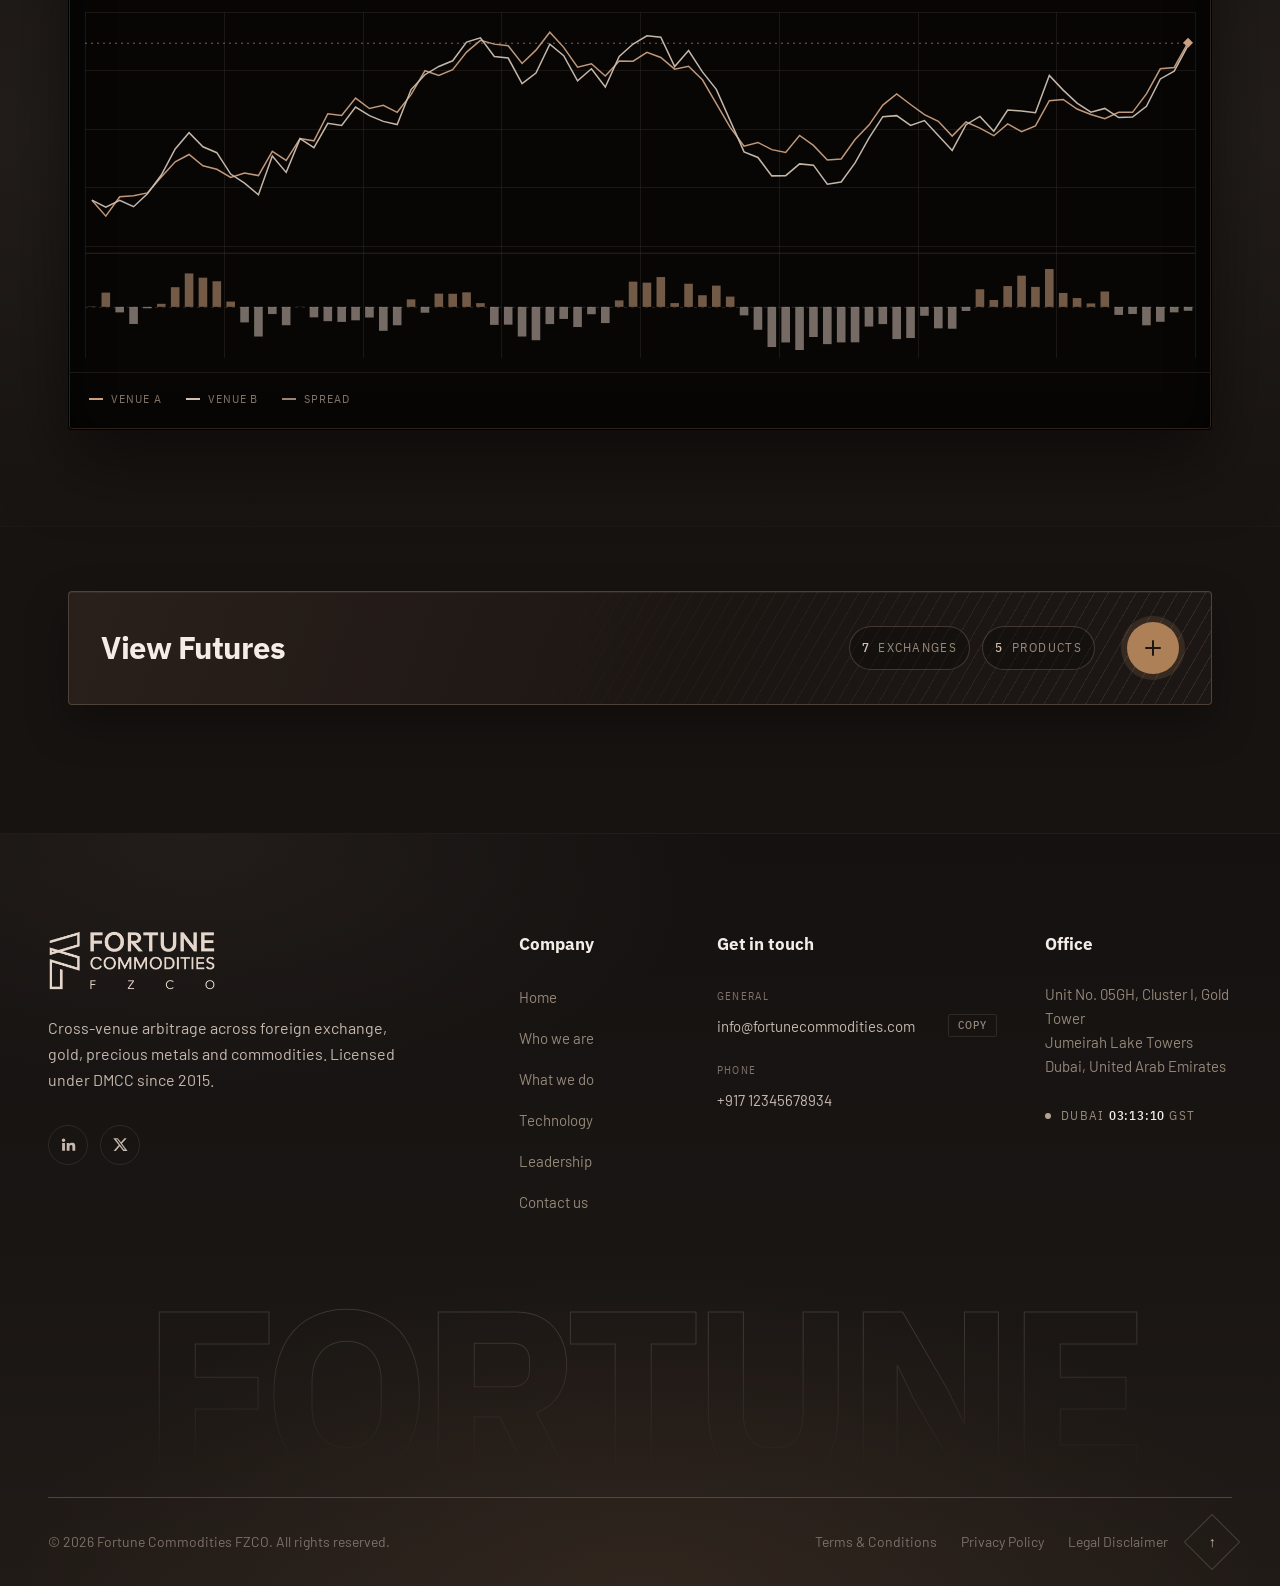
<file: site/what-we-do.html>
<!doctype html>
<html lang="en">
<head>
  <script>document.documentElement.classList.add('js');</script>
  <meta charset="utf-8">
  <meta name="viewport" content="width=device-width, initial-scale=1, viewport-fit=cover">
  <title>What we do · Fortune Commodities FZCO</title>
  <meta name="description" content="We operate across global financial and commodity markets with a strong focus on precision, speed, and risk-managed execution.">
  <link rel="preconnect" href="https://fonts.googleapis.com">
  <link rel="preconnect" href="https://fonts.gstatic.com" crossorigin>
  <link rel="stylesheet" href="https://fonts.googleapis.com/css2?family=Barlow:wght@400;500&family=IBM+Plex+Sans+Condensed:wght@500&family=IBM+Plex+Sans:wght@700&display=swap">
  <link rel="stylesheet" href="css/tokens.css?v=4">
  <link rel="stylesheet" href="css/styles.css?v=54">
  <link rel="stylesheet" href="css/themes.css?v=5">
  <link rel="stylesheet" href="css/about.css?v=23">
  <link rel="stylesheet" href="css/what-we-do.css?v=29">
</head>
<body>
  <header class="site-header">
    <a class="brand" href="index.html" aria-label="Fortune Commodities FZCO, home">
      <img src="assets/logo-cream.png" alt="Fortune Commodities FZCO" width="640" height="232">
    </a>
    <button class="nav-toggle" type="button" aria-expanded="false" aria-controls="main-nav" aria-label="Open menu"><span aria-hidden="true"></span></button>
    <nav class="nav" id="main-nav" aria-label="Main">
      <a href="who-we-are.html">Who we are</a>
      <a href="what-we-do.html" aria-current="page">What we do</a>
      <a href="technology.html">Technology</a>
      <a href="leadership.html">Leadership</a>
      <div class="nav-foot">Dubai, United Arab Emirates<br><a href="mailto:info@fortunecommodities.com">info@fortunecommodities.com</a></div>
      <span class="nav-ink" aria-hidden="true"></span>
    </nav>
  </header>

  <main class="wwd">
    <!-- 1. Hero: converging lines on desktop, a live chart on phones -->
    <section class="page-hero">
      <!-- phones: a live market chart on graph paper, behind the title (js/hero-chart.js) -->
      <div class="hero-graph" aria-hidden="true"><canvas id="hero-chart"></canvas></div>
      <!-- desktop: fine lines fanning in to meet at the title, leaning toward the pointer (js/hero-lines.js) -->
      <canvas class="hero-lines" id="hero-lines" aria-hidden="true"></canvas>
      <div class="page-hero-glow blobs" aria-hidden="true"><span></span><span></span><span></span><span></span></div>
      <div class="page-hero-inner">
        <h1 class="page-title rise">What <span class="pt-2">we do</span></h1>
      </div>
    </section>

    <!-- 2. Intro: words light up as you read down -->
    <section class="story">
      <div class="wrap">
        <p class="story-statement" data-words>We operate across global financial and commodity markets with a strong focus on precision, speed, and risk-managed execution.</p>
      </div>
    </section>

    <!-- 3. Core areas: each one switches the chart below -->
    <section class="desk" aria-label="Core Areas">
      <div class="wrap">
        <p class="eyebrow reveal">Core Areas</p>
        <div class="areas reveal" role="tablist" aria-label="Core Areas">
          <button class="area" role="tab" id="tab-arb" aria-controls="chart-panel" aria-selected="true" data-area="arb">
            <span class="area-n">01</span>
            <span class="area-name">Arbitrage Trading</span>
            <svg class="spark" viewBox="0 0 120 32" preserveAspectRatio="none" aria-hidden="true"><path/></svg>
          </button>
          <button class="area" role="tab" id="tab-fx" aria-controls="chart-panel" aria-selected="false" data-area="fx" tabindex="-1">
            <span class="area-n">02</span>
            <span class="area-name">Foreign Exchange Trading</span>
            <svg class="spark" viewBox="0 0 120 32" preserveAspectRatio="none" aria-hidden="true"><path/></svg>
          </button>
          <button class="area" role="tab" id="tab-com" aria-controls="chart-panel" aria-selected="false" data-area="com" tabindex="-1">
            <span class="area-n">03</span>
            <span class="area-name">Commodity Trading</span>
            <svg class="spark" viewBox="0 0 120 32" preserveAspectRatio="none" aria-hidden="true"><path/></svg>
          </button>
          <button class="area" role="tab" id="tab-gold" aria-controls="chart-panel" aria-selected="false" data-area="gold" tabindex="-1">
            <span class="area-n">04</span>
            <span class="area-name">Gold Trading</span>
            <svg class="spark" viewBox="0 0 120 32" preserveAspectRatio="none" aria-hidden="true"><path/></svg>
          </button>
        </div>

        <div class="panel-chart reveal" id="chart-panel" role="tabpanel" aria-labelledby="tab-arb">
          <div class="chart-top">
            <div class="chart-id">
              <span class="chart-dot" aria-hidden="true"></span>
              <span class="chart-name" id="chart-name">Arbitrage Trading</span>
              <span class="chart-badge" id="chart-badge">Illustrative data</span>
            </div>
            <div class="tf" role="group" aria-label="Time range">
              <button type="button" data-tf="1D">1D</button>
              <button type="button" data-tf="1W">1W</button>
              <button type="button" data-tf="1M" class="on">1M</button>
              <button type="button" data-tf="1Y">1Y</button>
            </div>
          </div>
          <div class="chart-box">
            <canvas id="chart" aria-label="Illustrative market chart" role="img"></canvas>
          </div>
          <div class="chart-legend" id="chart-legend" aria-hidden="true"></div>
        </div>
      </div>
    </section>

    <!-- 4. Futures: hidden until the visitor asks for it -->
    <section class="futures-wrap" aria-label="Futures">
      <div class="wrap">
        <button class="fut-toggle" type="button" aria-expanded="false" aria-controls="futures">
          <span class="fut-title">View Futures</span>
          <span class="fut-meta" aria-hidden="true"><span><b>7</b> Exchanges</span><span><b>5</b> Products</span></span>
          <span class="fut-icon" aria-hidden="true"></span>
        </button>
        <div class="futures" id="futures" hidden>
          <div class="fut-inner">
            <p class="fut-lead"><strong>Futures:</strong> The company has its accounts with leading Brokerage houses across the globe; which gives us direct access to trade on various leading Exchanges such as:</p>
            <div class="fut-group">
              <h3 class="fut-h">Exchanges</h3>
              <ol class="ex-list">
                <li><span class="ex-n">01</span><span class="ex-name">Chicago Mercantile Exchange</span><span class="ex-code">CME</span></li>
                <li><span class="ex-n">02</span><span class="ex-name">London Metal Exchange</span><span class="ex-code">LME</span></li>
                <li><span class="ex-n">03</span><span class="ex-name">Dubai Gold and Commodities Exchange</span><span class="ex-code">DGCX</span></li>
                <li><span class="ex-n">04</span><span class="ex-name">The New York Stock Exchange</span><span class="ex-code">NSE</span></li>
                <li><span class="ex-n">05</span><span class="ex-name">The Singapore Exchange</span><span class="ex-code">SGX</span></li>
                <li><span class="ex-n">06</span><span class="ex-name">The Tokyo Stock Exchange</span></li>
                <li><span class="ex-n">07</span><span class="ex-name">Shanghai Stock Exchange</span></li>
              </ol>
            </div>
            <div class="fut-group">
              <h3 class="fut-h">Products</h3>
              <ul class="pr-list">
                <li><span class="pr-k">Arbitrage</span><span class="pr-v">Gold &amp; Silver</span></li>
                <li><span class="pr-k">Commodities</span><span class="pr-v">Crude Oil &amp; Copper</span></li>
                <li><span class="pr-v">FX</span></li>
                <li><span class="pr-v">Equity</span></li>
                <li><span class="pr-k">Index</span><span class="pr-v">Nifty, LSEP</span></li>
              </ul>
            </div>
          </div>
        </div>
      </div>
    </section>
  </main>

  <footer class="site-footer" aria-label="Footer">
    <div class="foot-top">
      <div class="foot-brand">
        <img src="assets/logo-cream.png" alt="Fortune Commodities FZCO" width="640" height="232">
        <p>Cross-venue arbitrage across foreign exchange, gold, precious metals and commodities. Licensed under DMCC since 2015.</p>
        <div class="social">
          <a href="#" aria-label="Fortune Commodities on LinkedIn">
            <svg viewBox="0 0 24 24" aria-hidden="true"><path d="M4.98 3.5a2.5 2.5 0 1 1 0 5 2.5 2.5 0 0 1 0-5zM3 9.75h4v11H3zM9.5 9.75h3.8v1.5h.06c.53-1 1.83-1.8 3.77-1.8 4 0 4.37 2.4 4.37 5.5v5.8h-4v-5.1c0-1.3 0-2.9-1.8-2.9s-2.2 1.4-2.2 2.8v5.2h-4z"/></svg>
          </a>
          <a href="#" aria-label="Fortune Commodities on X">
            <svg viewBox="0 0 24 24" aria-hidden="true"><path d="M17.7 3h3.1l-6.8 7.7L22 21h-6.2l-4.9-6.4L5.3 21H2.2l7.3-8.3L1.8 3h6.4l4.4 5.8zm-1.1 16.2h1.7L7.5 4.7H5.7z"/></svg>
          </a>
        </div>
      </div>

      <div class="foot-cols">
        <nav class="foot-col" aria-label="Footer">
          <h2 class="foot-h">Company</h2>
          <ul>
            <li><a href="index.html">Home</a></li>
            <li><a href="who-we-are.html">Who we are</a></li>
            <li><a href="what-we-do.html">What we do</a></li>
            <li><a href="technology.html">Technology</a></li>
            <li><a href="leadership.html">Leadership</a></li>
            <li><a href="index.html#contact">Contact us</a></li>
          </ul>
        </nav>
        <div class="foot-col">
          <h2 class="foot-h">Get in touch</h2>
          <ul class="mail-list">
            <li><span class="mail-k">General</span><a href="mailto:info@fortunecommodities.com">info@fortunecommodities.com</a><button class="copy" type="button" data-copy="info@fortunecommodities.com" aria-label="Copy general email address">Copy</button></li>
            <li><span class="mail-k">Phone</span><a href="tel:+91712345678934">+917 12345678934</a></li>
          </ul>
        </div>
        <div class="foot-col">
          <h2 class="foot-h">Office</h2>
          <address><a class="map-link" href="https://www.google.com/maps/search/?api=1&amp;query=Gold+Tower%2C+Cluster+I%2C+Jumeirah+Lake+Towers%2C+Dubai" target="_blank" rel="noopener" aria-label="Open the office address in Google Maps (opens in a new tab)">Unit No. 05GH, Cluster I, Gold Tower<br>Jumeirah Lake Towers<br>Dubai, United Arab Emirates</a></address>
          <div class="clock" aria-label="Local time in Dubai">
            <span class="clock-dot" aria-hidden="true"></span>
            <span>Dubai <b id="dubai-time">--:--</b> GST</span>
          </div>
        </div>
      </div>
    </div>

    <div class="foot-skyline" aria-hidden="true"><div class="wordmark" id="wordmark" data-text="FORTUNE">FORTUNE</div></div>

    <div class="foot-bar">
      <p>© 2026 Fortune Commodities FZCO. All rights reserved.</p>
      <ul class="legal">
        <li><a href="#">Terms &amp; Conditions</a></li>
        <li><a href="#">Privacy Policy</a></li>
        <li><a href="#">Legal Disclaimer</a></li>
      </ul>
      <a class="to-top" href="#" aria-label="Back to top"><span aria-hidden="true">↑</span></a>
    </div>
  </footer>

  <script src="js/nav.js?v=4"></script>
  <script src="js/footer.js?v=6"></script>
  <script src="js/about.js?v=5"></script>
  <script src="js/hero-lines.js?v=3"></script>
  <script src="js/hero-chart.js?v=1"></script>
  <script src="js/what-we-do.js?v=8"></script>
</body>
</html>
</file>
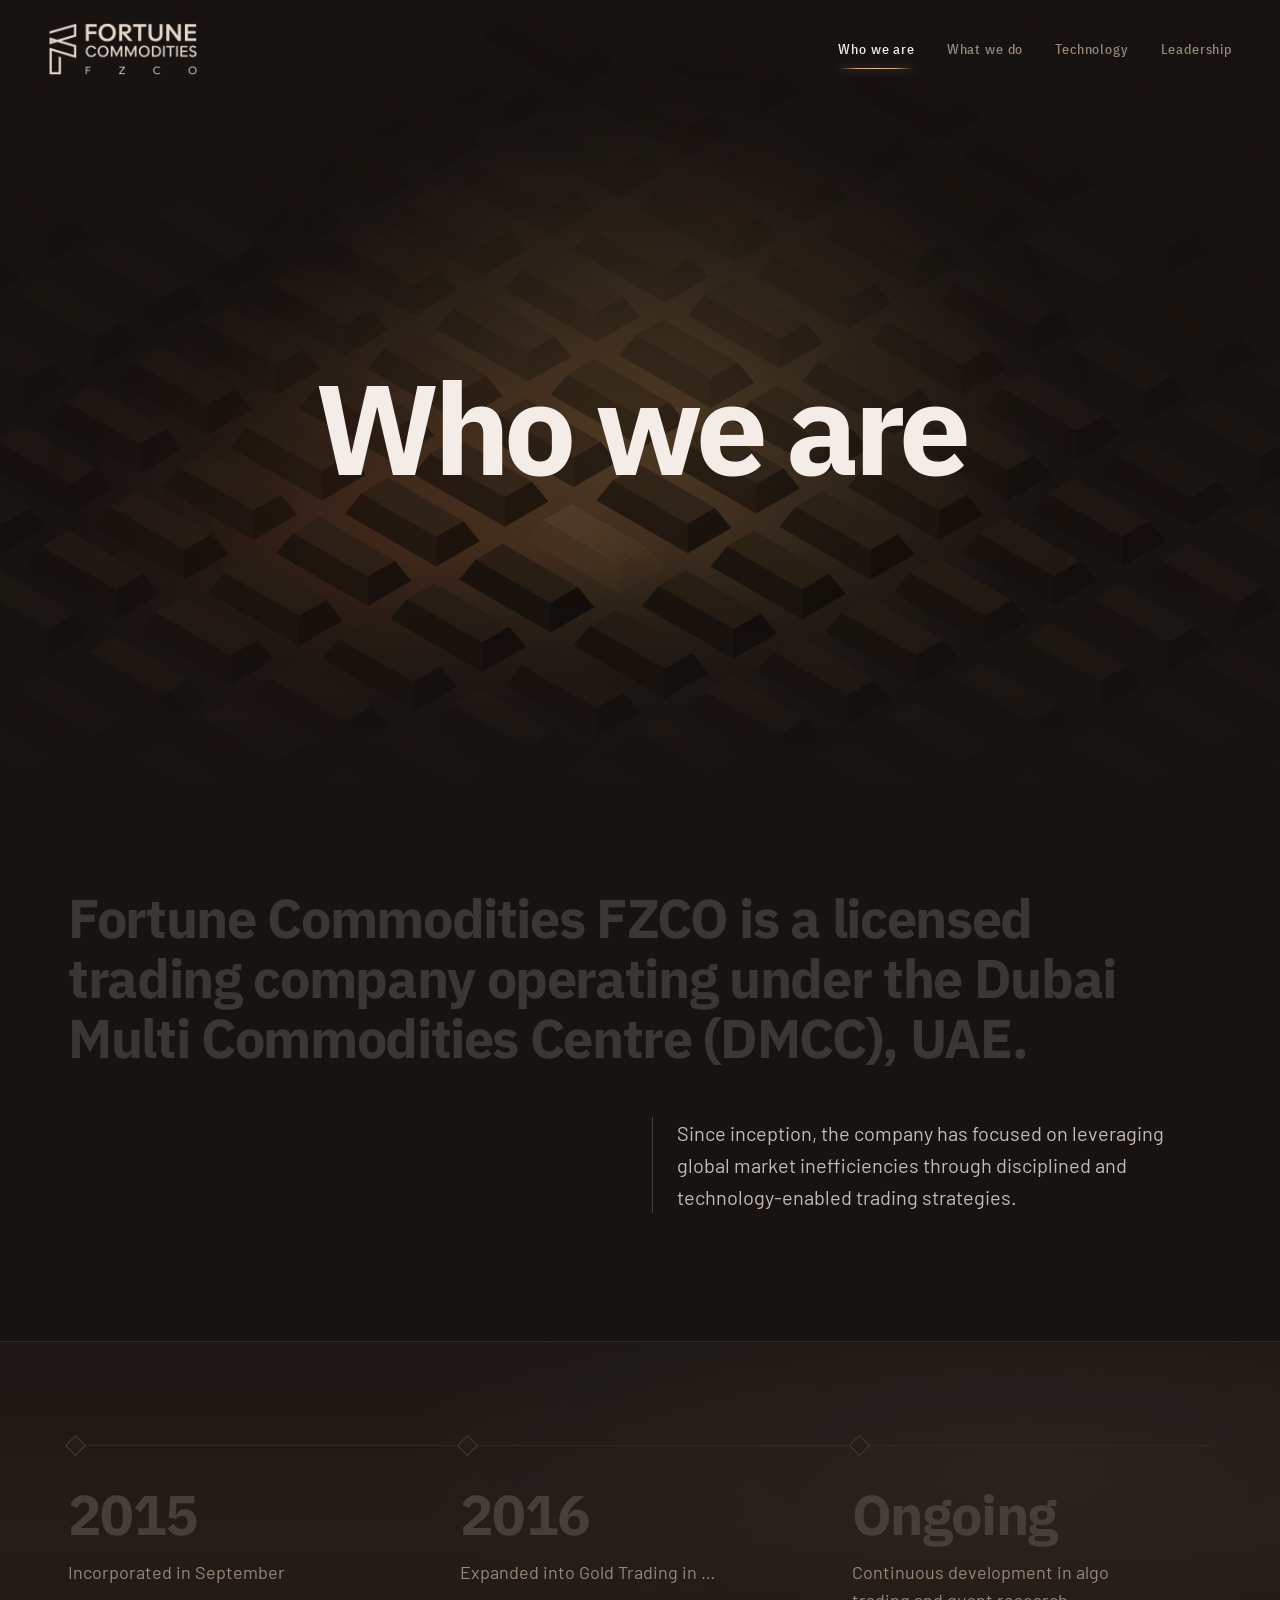
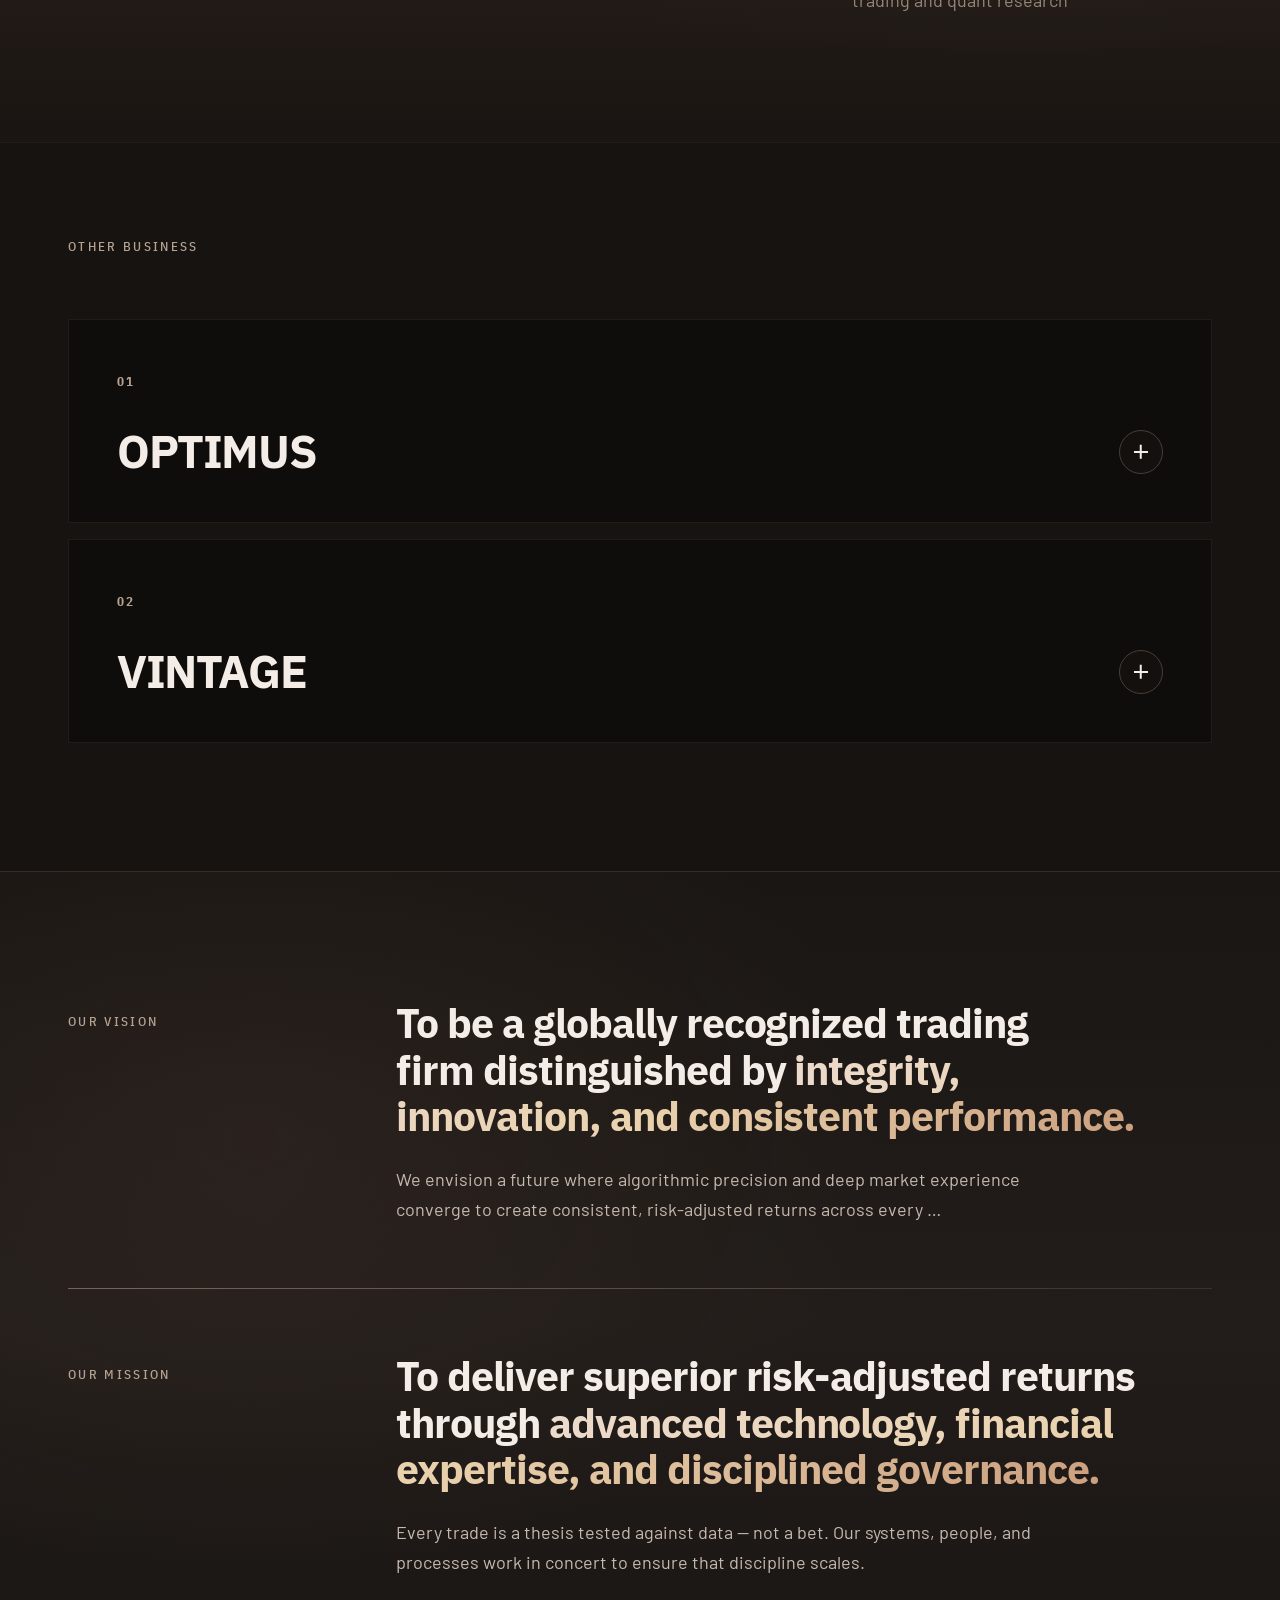
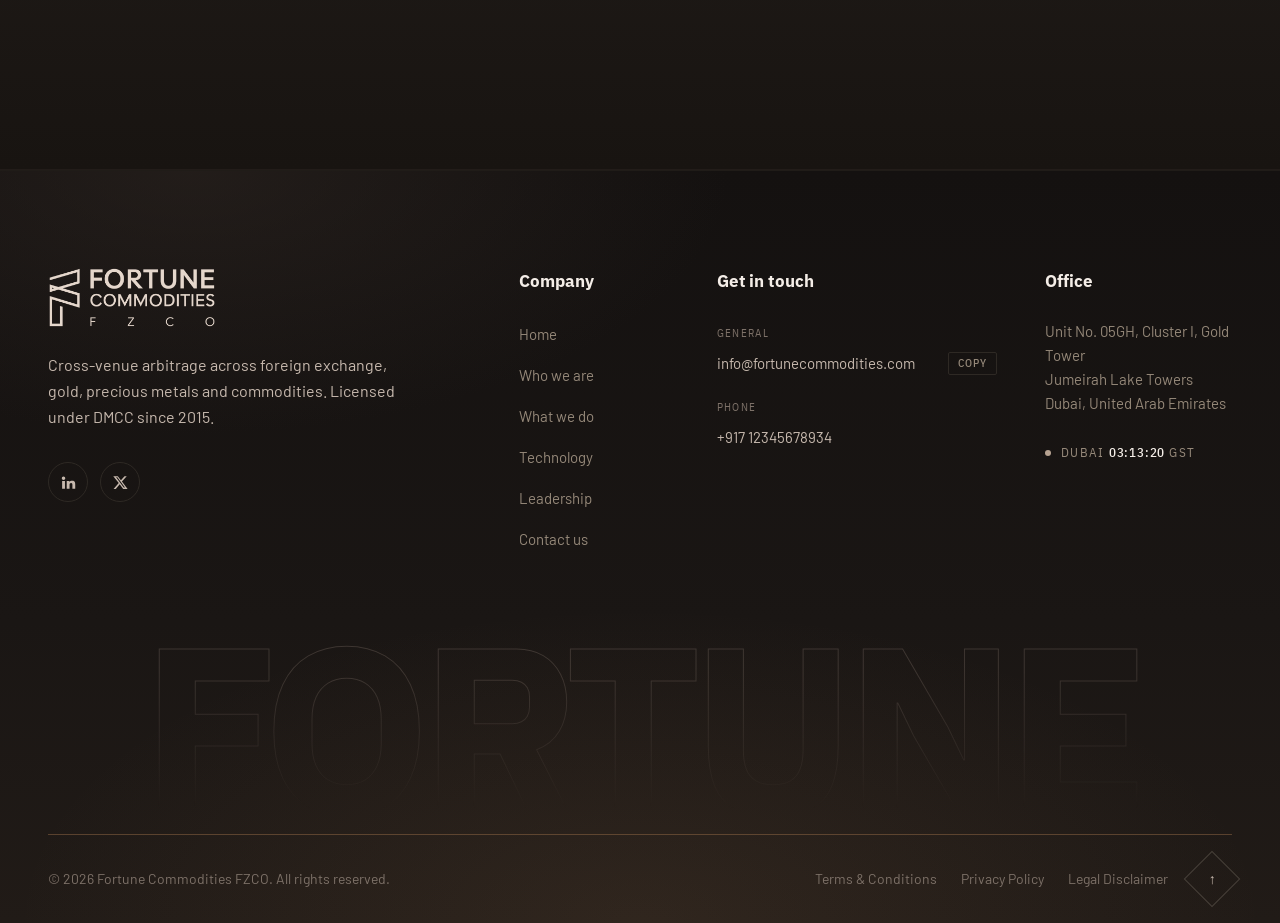
<file: site/who-we-are.html>
<!doctype html>
<html lang="en">
<head>
  <script>document.documentElement.classList.add('js');</script>
  <meta charset="utf-8">
  <meta name="viewport" content="width=device-width, initial-scale=1, viewport-fit=cover">
  <title>Who we are · Fortune Commodities FZCO</title>
  <meta name="description" content="Fortune Commodities FZCO is a licensed trading company operating under the Dubai Multi Commodities Centre (DMCC), UAE.">
  <link rel="preconnect" href="https://fonts.googleapis.com">
  <link rel="preconnect" href="https://fonts.gstatic.com" crossorigin>
  <link rel="stylesheet" href="https://fonts.googleapis.com/css2?family=Barlow:wght@400;500&family=IBM+Plex+Sans+Condensed:wght@500&family=IBM+Plex+Sans:wght@700&display=swap">
  <link rel="stylesheet" href="css/tokens.css?v=4">
  <link rel="stylesheet" href="css/styles.css?v=54">
  <link rel="stylesheet" href="css/themes.css?v=5">
  <link rel="stylesheet" href="css/about.css?v=23">
</head>
<body>
  <header class="site-header">
    <a class="brand" href="index.html" aria-label="Fortune Commodities FZCO, home">
      <img src="assets/logo-cream.png" alt="Fortune Commodities FZCO" width="640" height="232">
    </a>
    <button class="nav-toggle" type="button" aria-expanded="false" aria-controls="main-nav" aria-label="Open menu"><span aria-hidden="true"></span></button>
    <nav class="nav" id="main-nav" aria-label="Main">
      <a href="who-we-are.html" aria-current="page">Who we are</a>
      <a href="what-we-do.html">What we do</a>
      <a href="technology.html">Technology</a>
      <a href="leadership.html">Leadership</a>
      <div class="nav-foot">Dubai, United Arab Emirates<br><a href="mailto:info@fortunecommodities.com">info@fortunecommodities.com</a></div>
      <span class="nav-ink" aria-hidden="true"></span>
    </nav>
  </header>

  <main class="about">
    <!-- 1. Page hero: the title sits where converging lines meet -->
    <section class="page-hero">
      <canvas class="hero-lines" id="hero-gold" aria-hidden="true"></canvas>
      <div class="page-hero-glow" aria-hidden="true"><span></span><span></span></div>
      <div class="page-hero-inner">
        <h1 class="page-title rise">Who <span class="pt-2">we are</span></h1>
      </div>
    </section>

    <!-- 2. Statement: words light up as you read down -->
    <section class="story" id="story">
      <div class="wrap">
        <p class="story-statement" data-words>Fortune Commodities FZCO is a licensed trading company operating under the Dubai Multi Commodities Centre (DMCC), UAE.</p>
        <p class="story-sub reveal">Since inception, the company has focused on leveraging global market inefficiencies through disciplined and technology-enabled trading strategies.</p>
      </div>
    </section>

    <!-- 3. Journey: a line draws across as you scroll; each milestone lights up as it is reached -->
    <section class="journey" id="journey" aria-label="Milestones">
      <div class="wrap">
        <ol class="timeline">
          <li class="milestone" style="--at:.12">
            <span class="node" aria-hidden="true"></span>
            <span class="m-year">2015</span>
            <span class="m-text">Incorporated in September</span>
          </li>
          <li class="milestone" style="--at:.5">
            <span class="node" aria-hidden="true"></span>
            <span class="m-year">2016</span>
            <span class="m-text">Expanded into Gold Trading in …</span>
          </li>
          <li class="milestone ongoing" style="--at:.88">
            <span class="node" aria-hidden="true"></span>
            <span class="m-year">Ongoing</span>
            <span class="m-text">Continuous development in algo trading and quant research</span>
          </li>
        </ol>
      </div>
    </section>

    <!-- 4. Other businesses -->
    <section class="ventures" aria-labelledby="ventures-title">
      <div class="wrap">
        <div class="sec-head reveal">
          <p class="eyebrow" id="ventures-title">Other business</p>
        </div>
        <div class="venture-grid">
          <article class="venture reveal">
            <h3 class="v-head">
              <button class="v-toggle" type="button" id="vt-optimus" aria-expanded="false" aria-controls="vb-optimus">
                <span class="v-index" aria-hidden="true">01</span>
                <span class="v-name">OPTIMUS</span>
                <span class="v-plus" aria-hidden="true"></span>
              </button>
            </h3>
            <div class="v-body" id="vb-optimus" role="region" aria-labelledby="vt-optimus">
              <div class="v-body-in"><p>OPTIMUS COMMODITIES LLC is established under the SHAMS regulator (Sharjah UAE). It is a leading financial company which trades in the various arbitrage opportunities that exists across various Global Exchanges. The principal counters are the various currency futures pair (USD INR, USD EUR, USD TWD, USD IDR etc), FX-OTC products, FX and Equity options, Non-Deliverable Forwards etc. On the Commodities and precious metals side we do a substantial volume of trading in DGCX (Precious metals, Energy products and Agri products) and LME (All base metals)</p></div>
            </div>
            <svg class="v-shapes" viewBox="0 0 320 240" preserveAspectRatio="xMaxYMin meet" aria-hidden="true" focusable="false">
              <defs>
                <pattern id="vl-1" width="7" height="7" patternUnits="userSpaceOnUse" patternTransform="rotate(-30)">
                  <rect width="7" height="1.2" class="vs-hatch"/>
                </pattern>
              </defs>
              <path class="vs vs-bar" d="M268 -10h52v260h-52z"/>
              <path class="vs vs-back" d="M320 -10 L170 110 L320 230 Z"/>
              <path class="vs vs-lines" d="M120 110 L320 -5 L320 52 L219 110 L320 168 L320 225 Z" fill="url(#vl-1)"/>
              <path class="vs vs-front" d="M205 110 L320 44 L320 74 L257 110 L320 146 L320 176 Z"/>
            </svg>
          </article>
          <article class="venture reveal" style="--d:.1s">
            <h3 class="v-head">
              <button class="v-toggle" type="button" id="vt-vintage" aria-expanded="false" aria-controls="vb-vintage">
                <span class="v-index" aria-hidden="true">02</span>
                <span class="v-name">VINTAGE</span>
                <span class="v-plus" aria-hidden="true"></span>
              </button>
            </h3>
            <div class="v-body" id="vb-vintage" role="region" aria-labelledby="vt-vintage">
              <div class="v-body-in"><p>VINTAGE CRYPTO FZCO is being established to capitalize on the surging digital currency market, focusing on trading various crypto assets on global exchanges. The company aims to leverage advanced analytical and trading software to enhance its technological edge and refine its trading strategies. Our trading focus will include various crypto currencies listed on global platforms, primarily Bitcoin, Ethereum, Ripple, and Binance Coin. We intend to establish trading accounts with top crypto trading providers such as Binance, Coinbase, Bitstamp, OKEx, and Bitfinex.</p></div>
            </div>
            <svg class="v-shapes" viewBox="0 0 320 240" preserveAspectRatio="xMaxYMin meet" aria-hidden="true" focusable="false">
              <defs>
                <pattern id="vl-2" width="7" height="7" patternUnits="userSpaceOnUse" patternTransform="rotate(-30)">
                  <rect width="7" height="1.2" class="vs-hatch"/>
                </pattern>
              </defs>
              <path class="vs vs-bar" d="M268 -10h52v260h-52z"/>
              <path class="vs vs-back" d="M320 -10 L170 110 L320 230 Z"/>
              <path class="vs vs-lines" d="M120 110 L320 -5 L320 52 L219 110 L320 168 L320 225 Z" fill="url(#vl-2)"/>
              <path class="vs vs-front" d="M205 110 L320 44 L320 74 L257 110 L320 146 L320 176 Z"/>
            </svg>
          </article>
        </div>
      </div>
    </section>

    <!-- 5. Vision and mission -->
    <section class="purpose" aria-label="Vision and mission">
      <div class="wrap">
        <article class="purpose-row reveal">
          <div class="p-label"><p class="eyebrow">Our vision</p></div>
          <div class="p-body">
            <h2 class="p-statement">To be a globally recognized trading firm distinguished by <span class="hl">integrity, innovation, and consistent performance.</span></h2>
            <p class="p-sub">We envision a future where algorithmic precision and deep market experience converge to create consistent, risk-adjusted returns across every …</p>
          </div>
        </article>
        <article class="purpose-row reveal">
          <div class="p-label"><p class="eyebrow">Our mission</p></div>
          <div class="p-body">
            <h2 class="p-statement">To deliver superior risk-adjusted returns through <span class="hl">advanced technology, financial expertise, and disciplined governance.</span></h2>
            <p class="p-sub">Every trade is a thesis tested against data — not a bet. Our systems, people, and processes work in concert to ensure that discipline scales.</p>
          </div>
        </article>
      </div>
    </section>
  </main>

  <footer class="site-footer" aria-label="Footer">
    <div class="foot-top">
      <div class="foot-brand">
        <img src="assets/logo-cream.png" alt="Fortune Commodities FZCO" width="640" height="232">
        <p>Cross-venue arbitrage across foreign exchange, gold, precious metals and commodities. Licensed under DMCC since 2015.</p>
        <div class="social">
          <a href="#" aria-label="Fortune Commodities on LinkedIn">
            <svg viewBox="0 0 24 24" aria-hidden="true"><path d="M4.98 3.5a2.5 2.5 0 1 1 0 5 2.5 2.5 0 0 1 0-5zM3 9.75h4v11H3zM9.5 9.75h3.8v1.5h.06c.53-1 1.83-1.8 3.77-1.8 4 0 4.37 2.4 4.37 5.5v5.8h-4v-5.1c0-1.3 0-2.9-1.8-2.9s-2.2 1.4-2.2 2.8v5.2h-4z"/></svg>
          </a>
          <a href="#" aria-label="Fortune Commodities on X">
            <svg viewBox="0 0 24 24" aria-hidden="true"><path d="M17.7 3h3.1l-6.8 7.7L22 21h-6.2l-4.9-6.4L5.3 21H2.2l7.3-8.3L1.8 3h6.4l4.4 5.8zm-1.1 16.2h1.7L7.5 4.7H5.7z"/></svg>
          </a>
        </div>
      </div>

      <div class="foot-cols">
        <nav class="foot-col" aria-label="Footer">
          <h2 class="foot-h">Company</h2>
          <ul>
            <li><a href="index.html">Home</a></li>
            <li><a href="who-we-are.html">Who we are</a></li>
            <li><a href="what-we-do.html">What we do</a></li>
            <li><a href="technology.html">Technology</a></li>
            <li><a href="leadership.html">Leadership</a></li>
            <li><a href="index.html#contact">Contact us</a></li>
          </ul>
        </nav>
        <div class="foot-col">
          <h2 class="foot-h">Get in touch</h2>
          <ul class="mail-list">
            <li><span class="mail-k">General</span><a href="mailto:info@fortunecommodities.com">info@fortunecommodities.com</a><button class="copy" type="button" data-copy="info@fortunecommodities.com" aria-label="Copy general email address">Copy</button></li>
            <li><span class="mail-k">Phone</span><a href="tel:+91712345678934">+917 12345678934</a></li>
          </ul>
        </div>
        <div class="foot-col">
          <h2 class="foot-h">Office</h2>
          <address><a class="map-link" href="https://www.google.com/maps/search/?api=1&amp;query=Gold+Tower%2C+Cluster+I%2C+Jumeirah+Lake+Towers%2C+Dubai" target="_blank" rel="noopener" aria-label="Open the office address in Google Maps (opens in a new tab)">Unit No. 05GH, Cluster I, Gold Tower<br>Jumeirah Lake Towers<br>Dubai, United Arab Emirates</a></address>
          <div class="clock" aria-label="Local time in Dubai">
            <span class="clock-dot" aria-hidden="true"></span>
            <span>Dubai <b id="dubai-time">--:--</b> GST</span>
          </div>
        </div>
      </div>
    </div>

    <div class="foot-skyline" aria-hidden="true"><div class="wordmark" id="wordmark" data-text="FORTUNE">FORTUNE</div></div>

    <div class="foot-bar">
      <p>© 2026 Fortune Commodities FZCO. All rights reserved.</p>
      <ul class="legal">
        <li><a href="#">Terms &amp; Conditions</a></li>
        <li><a href="#">Privacy Policy</a></li>
        <li><a href="#">Legal Disclaimer</a></li>
      </ul>
      <a class="to-top" href="#" aria-label="Back to top"><span aria-hidden="true">↑</span></a>
    </div>
  </footer>

  <script src="js/nav.js?v=4"></script>
  <script src="js/footer.js?v=6"></script>
  <script src="js/about.js?v=5"></script>
  <script src="js/gold-hero.js?v=11"></script>
</body>
</html>
</file>
<file: site/css/tokens.css>
/* Fortune Commodities design tokens. Source: the design system artifact (tokens.json). Dark theme only. */
:root {
  color-scheme: dark;
  --black: #000000;
  --page: #171311;   /* the page background: a warm charcoal, a step lighter than pure black */
  --bronze: #ae8058;
  --cream: #e5d6cc;
  --white: #ffffff;
  --neutral-50: #0a0908;
  --neutral-100: #0f0d0b;
  --neutral-150: #171411;
  --neutral-200: #201c18;
  --neutral-300: #2e2924;
  --neutral-400: #463f38;
  --neutral-500: #7d7168;
  --neutral-600: #958879;
  --neutral-700: #c7b9ae;
  --neutral-800: #f4ede7;
  --bronze-50: #f6eee7;
  --bronze-100: #ecdacb;
  --bronze-200: #ddbfa4;
  --bronze-300: #cba07f;
  --bronze-400: #bc8f69;
  --bronze-500: var(--bronze);
  --bronze-600: #946a47;
  --bronze-700: #775438;
  --bronze-800: #573d29;
  --bronze-900: #39281b;
  --bronze-950: #21170f;
  /* more shades of the same bronze family, so the brand colour has depth without everything reading gold:
     taupe = bronze with the yellow taken out (greyed), umber = bronze pushed deeper and slightly rosy */
  --taupe-50: #f3ede8;
  --taupe-100: #e6dcd3;
  --taupe-200: #cfc0b3;
  --taupe-300: #b6a291;
  --taupe-400: #9a8474;
  --taupe-500: #7d6a5c;
  --taupe-600: #625247;
  --taupe-700: #4a3e36;
  --taupe-800: #342b26;
  --taupe-900: #221c19;
  --taupe-950: #161210;
  --umber-100: #e9d9d0;
  --umber-300: #b99484;
  --umber-500: #8a6455;
  --umber-700: #4e3830;
  --umber-800: #33251f;
  --umber-900: #1f1714;
  --glow-cocoa: #5a4033;
  --glow-ember: #b4592e;
  --glow-amber: #d69a55;
  --glow-champagne: #ead2ae;
  --glow-oxblood: #5e2418;
  --glow-steel: #2c3a48;
  --accent: var(--bronze);
  --accent-hover: var(--bronze-400);
  --accent-pressed: var(--bronze-600);
  --on-accent: var(--black);
  --link: var(--bronze-300);
  --focus-ring: var(--bronze-300);
  --positive: #6dbe8f;
  --negative: #e8806c;
  --warning: #e0ae52;
  --info: #8fb1d0;
  --font-display: "IBM Plex Sans", "Helvetica Neue", Arial, sans-serif;
  --font-condensed: "IBM Plex Sans Condensed", "Arial Narrow", sans-serif;
  --font-body: Barlow, "Helvetica Neue", Arial, sans-serif;
  --space-1: 4px;
  --space-2: 8px;
  --space-3: 12px;
  --space-4: 16px;
  --space-6: 24px;
  --space-8: 32px;
  --space-12: 48px;
  --space-16: 64px;
  --space-24: 96px;
  --space-32: 128px;
  --radius-none: 0;
  --radius-xs: 2px;
  --radius-sm: 4px;
  --radius-pill: 999px;
  --shadow-raised: 0 16px 40px rgba(0, 0, 0, 0.6);
  --shadow-glow: 0 0 48px rgba(174, 128, 88, 0.28);
  --shadow-inner-line: inset 0 1px 0 rgba(229, 214, 204, 0.06);
  --opacity-glow: 0.55;
  --opacity-pattern: 0.12;
  --opacity-disabled: 0.4;
  --ease-out: cubic-bezier(0.2, 0.7, 0.2, 1);
}
</file>
<file: site/css/styles.css>
/* Home hero draft. Layout: centred hero, solid half-globe rising at the fold,
   a statement band in the gap, then the wireframe lower half of the same globe. */

*, *::before, *::after { box-sizing: border-box; }
html { background: var(--page); }
body {
  margin: 0;
  background: var(--page);
  color: var(--neutral-800);
  font-family: var(--font-body);
  font-size: 17px;
  line-height: 28px;
  -webkit-font-smoothing: antialiased;
  overflow-x: hidden;
}
img { max-width: 100%; display: block; }
a { color: inherit; text-decoration: none; }
:focus-visible { outline: 2px solid var(--focus-ring); outline-offset: 2px; }

/* ---------- Header ----------
   At the top: the logo and links sit straight on the page, no boxes.
   A bronze rule glides under whichever link you point at and rests under the current page.
   Once you scroll, the header draws itself in to a floating glass capsule. */
.site-header {
  --gut: max(var(--space-12), env(safe-area-inset-left, 0px));
  position: fixed; inset: 0 0 auto; z-index: 20; isolation: isolate;
  display: flex; align-items: center; justify-content: space-between; gap: var(--space-6);
  padding: 22px var(--gut);
  transition: padding .45s var(--ease-out);
}
.site-header::before {   /* the capsule */
  content: ""; position: absolute; inset: 0; z-index: -1; pointer-events: none;
  border: 1px solid transparent; border-radius: 0;
  transition: inset .45s var(--ease-out), border-radius .45s var(--ease-out), background-color .35s, border-color .35s, box-shadow .35s;
}
.site-header.scrolled { --cap: max(var(--space-4), calc(50% - 600px)); padding: 26px calc(var(--cap) + 40px); }   /* ~16px of air between the capsule edge and the logo */
.site-header.scrolled::before {
  inset: 10px var(--cap); border-radius: var(--radius-pill);
  background: color-mix(in srgb, var(--umber-900) 78%, transparent);
  border-color: color-mix(in srgb, var(--umber-500) 35%, transparent);
  box-shadow: 0 12px 40px rgba(0, 0, 0, .45), inset 0 1px 0 color-mix(in srgb, var(--bronze-100) 8%, transparent);
  backdrop-filter: blur(16px) saturate(1.2); -webkit-backdrop-filter: blur(16px) saturate(1.2);
}
.brand img { width: 150px; height: auto; transition: width .45s var(--ease-out); }
.site-header.scrolled .brand img { width: 108px; }

.nav { position: relative; display: flex; align-items: center; gap: var(--space-8); }
.nav a {
  position: relative; display: inline-flex; align-items: baseline; gap: 7px;
  font-family: var(--font-condensed); font-weight: 500; font-size: 14px; letter-spacing: .06em;
  color: var(--neutral-600); padding: 8px 0;
  transition: color .25s var(--ease-out);
}
.nav a:hover, .nav a[aria-current="page"] { color: var(--neutral-800); }
.nav-foot { display: none; }
.nav-ink {   /* placed by nav.js */
  position: absolute; left: 0; bottom: 2px; height: 1px; width: 0; pointer-events: none; opacity: 0;
  background: linear-gradient(90deg, transparent, var(--bronze-300) 25%, var(--bronze-200) 50%, var(--bronze-300) 75%, transparent);
  box-shadow: 0 0 10px color-mix(in srgb, var(--bronze-300) 70%, transparent);
  transition: transform .4s var(--ease-out), width .4s var(--ease-out), opacity .3s;
}

.nav-toggle {
  display: none; align-items: center; gap: 10px; position: relative; z-index: 2;
  font: 500 13px/1 var(--font-condensed); letter-spacing: .14em; text-transform: uppercase; color: var(--neutral-800);
  padding: 11px 16px; cursor: pointer;
  background: color-mix(in srgb, var(--neutral-100) 60%, transparent);
  border: 1px solid color-mix(in srgb, var(--bronze-300) 30%, var(--neutral-300)); border-radius: var(--radius-pill);
  backdrop-filter: blur(10px); -webkit-backdrop-filter: blur(10px);
}
.nav-toggle span { position: relative; width: 14px; height: 1.5px; background: currentColor; transition: background-color .2s; }
.nav-toggle span::before, .nav-toggle span::after { content: ""; position: absolute; left: 0; width: 14px; height: 1.5px; background: currentColor; transition: transform .25s var(--ease-out); }
.nav-toggle span::before { top: -4.5px; } .nav-toggle span::after { top: 4.5px; }
.nav-toggle[aria-expanded="true"] span { background: transparent; }
.nav-toggle[aria-expanded="true"] span::before { transform: translateY(4.5px) rotate(45deg); }
.nav-toggle[aria-expanded="true"] span::after { transform: translateY(-4.5px) rotate(-45deg); }

/* ---------- Shared type ---------- */
.eyebrow {
  font-family: var(--font-condensed); font-weight: 500; font-size: 13px; line-height: 16px;
  letter-spacing: .18em; text-transform: uppercase; color: var(--taupe-300);
  margin: 0 0 var(--space-6);
}

/* ---------- Buttons ---------- */
.btn {
  font-family: var(--font-condensed); font-weight: 500; font-size: 14px; line-height: 18px; letter-spacing: .06em;
  display: inline-flex; align-items: center; gap: var(--space-2);
  padding: 15px 26px; border-radius: var(--radius-xs); border: 1px solid transparent;
  transition: background-color .2s var(--ease-out), box-shadow .2s var(--ease-out), border-color .2s, color .2s;
}
.btn-primary { background: var(--accent); color: var(--on-accent); }
.btn-primary:hover { background: var(--accent-hover); box-shadow: var(--shadow-glow); }
.btn-primary:active { background: var(--accent-pressed); }
.btn-secondary { color: var(--neutral-800); border-color: var(--neutral-500); background: rgba(0,0,0,.25); }
.btn-secondary:hover { border-color: var(--taupe-300); color: var(--taupe-50); }
.btn .arrow { transition: transform .2s var(--ease-out); }
.btn:hover .arrow { transform: translateX(3px); }

/* ---------- 1. Hero ---------- */
.hero {
  position: relative;
  isolation: isolate;
  overflow: hidden;
  padding-top: clamp(124px, 15vh, 168px);
  text-align: center;
}
.hero-glow { position: absolute; inset: -10% -10% 30%; z-index: -2; filter: blur(60px); pointer-events: none; }
.hero-glow .g { position: absolute; border-radius: 50%; }
.g-amber  { width: 55%; height: 60%; left: 22%; top: -18%; background: radial-gradient(closest-side, color-mix(in srgb, var(--glow-amber) 24%, transparent), transparent); animation: drift-a 18s ease-in-out infinite alternate; }
.g-ember  { width: 40%; height: 50%; left: 4%;  top: 5%;   background: radial-gradient(closest-side, color-mix(in srgb, var(--glow-cocoa) 42%, transparent), transparent); animation: drift-b 15s ease-in-out infinite alternate; }
.g-steel  { width: 40%; height: 55%; right: 4%; top: 0;    background: radial-gradient(closest-side, color-mix(in srgb, var(--umber-700) 60%, transparent), transparent); animation: drift-c 21s ease-in-out infinite alternate; }

.hero-copy {
  position: relative; z-index: 2;
  max-width: 980px; margin: 0 auto;
  padding-inline: max(var(--space-6), env(safe-area-inset-left, 0px));
}
.hero-title {
  font-family: var(--font-display); font-weight: 700;
  font-size: clamp(44px, 6.4vw, 84px); line-height: 1.04; letter-spacing: -.025em;
  margin: 0; color: var(--neutral-800); text-wrap: balance;
}
.hero-title .hl {
  background: linear-gradient(100deg, var(--hl-1), var(--hl-2) 45%, var(--hl-3));
  -webkit-background-clip: text; background-clip: text; color: transparent;
}
.hero-lead {
  font-size: clamp(17px, 1.5vw, 20px); line-height: 1.6; color: var(--neutral-700);
  max-width: 640px; margin: var(--space-6) auto 0; text-wrap: pretty;
}
.hero-actions { display: flex; flex-wrap: wrap; gap: var(--space-4); justify-content: center; margin-top: var(--space-8); }

/* Solid half-globe: the canvas draws a full sphere; the wrapper shows only its top half. */
.dome-wrap {
  position: relative; z-index: 1;
  width: min(1180px, 120vw);
  aspect-ratio: 2 / 1;
  margin: clamp(28px, 5vh, 64px) 0 0;   /* centred by left + translate only; auto margins would add a second offset */
  left: 50%; transform: translateX(-50%);
  overflow: hidden;
}
.dome { position: absolute; left: 0; top: 0; width: 100%; height: 200%; }

/* ---------- 2. The space between ---------- */
.between {
  position: relative;
  isolation: isolate;
  overflow: hidden;
  padding-bottom: var(--space-24);
  text-align: center;
}
.between-glow { position: absolute; inset: 0 -15% 35%; z-index: -2; filter: blur(80px); pointer-events: none; }
.between-glow .b { position: absolute; border-radius: 50%; }
.b-amber   { width: 46%; height: 52%; left: 27%; top: 6%;  background: radial-gradient(closest-side, color-mix(in srgb, var(--glow-amber) 18%, transparent), transparent); animation: drift-a 20s ease-in-out infinite alternate; }
.b-oxblood { width: 70%; height: 70%; left: 15%; top: 22%; background: radial-gradient(closest-side, color-mix(in srgb, var(--taupe-800) 70%, transparent), transparent); animation: drift-b 17s ease-in-out infinite alternate-reverse; }
.b-steel   { width: 42%; height: 60%; right: -2%; top: 14%; background: radial-gradient(closest-side, color-mix(in srgb, var(--umber-700) 65%, transparent), transparent); animation: drift-c 23s ease-in-out infinite alternate; }
.b-ember   { width: 38%; height: 50%; left: -2%; top: 18%; background: radial-gradient(closest-side, color-mix(in srgb, var(--glow-cocoa) 40%, transparent), transparent); animation: drift-a 16s ease-in-out infinite alternate-reverse; }

.between-copy {
  position: relative; z-index: 2;
  max-width: 1040px; margin: 0 auto;
  padding-inline: max(var(--space-6), env(safe-area-inset-left, 0px));
}
.statement {
  font-family: var(--font-condensed); font-weight: 500;
  font-size: clamp(24px, 2.6vw, 34px); line-height: 1.3; letter-spacing: -.005em;
  color: var(--neutral-800); margin: 0 auto; max-width: 860px; text-wrap: balance;
}
.statement-sub {
  font-size: 19px; line-height: 31px; color: var(--neutral-700);
  max-width: 620px; margin: var(--space-6) auto 0; text-wrap: balance;
}

/* the five pillars sit on the lower half of the globe: three above, two below */
.pillars {
  list-style: none; padding: 0; margin: 0;
  position: absolute; inset: 0; z-index: 2;
}
.pillars li {
  position: absolute; left: var(--x); top: var(--y); translate: -50% 0;   /* translate, so the reveal's transform still works */
  width: 168px;
  display: flex; flex-direction: column; align-items: center; gap: 2px;
  text-shadow: 0 2px 12px rgba(0, 0, 0, .8);
}
.pillars li:nth-child(1) { --x: 30%; --y: 24%; }
.pillars li:nth-child(2) { --x: 50%; --y: 24%; }
.pillars li:nth-child(3) { --x: 70%; --y: 24%; }
.pillars li:nth-child(4) { --x: 40%; --y: 47%; }
.pillars li:nth-child(5) { --x: 60%; --y: 47%; }
.pillar-icon {
  width: 56px; height: 56px; margin-bottom: var(--space-2); overflow: visible;
  filter: drop-shadow(0 6px 12px rgba(0, 0, 0, .5));
}
.pillar-icon .pi-hex, .pillar-icon .pi-ring { stroke-width: 2; stroke-linejoin: round; }
.pillar-icon .pi-glyph { filter: drop-shadow(0 2px 2px rgba(0, 0, 0, .35)); }
.pillar-k {
  font-family: var(--font-condensed); font-weight: 500; font-size: 13px; line-height: 17px;
  letter-spacing: .08em; text-transform: uppercase; color: var(--neutral-600);
}
.pillar-v {
  font-family: var(--font-display); font-weight: 700; font-size: 22px; line-height: 1.2;
  color: var(--neutral-800);
}

/* Wire half-globe: the same size as the earth above, so the two halves meet at the equator.
   The canvas draws a full sphere; the wrapper shows only its lower half. */
.bowl-stage {
  position: relative; z-index: 1;
  width: min(1180px, 120vw);
  aspect-ratio: 2 / 1;
  left: 50%; transform: translateX(-50%);
}
.bowl-wrap {
  position: absolute; inset: 0;
  overflow: hidden;
  -webkit-mask-image: linear-gradient(to bottom, #000 62%, transparent 100%);
          mask-image: linear-gradient(to bottom, #000 62%, transparent 100%);
}
.bowl { position: absolute; left: 0; bottom: 0; width: 100%; height: 200%; }

.between-copy { margin-top: calc(-1 * var(--space-12)); }

/* the three markets converging on the arbitrage desk */
.flow { max-width: 660px; margin: var(--space-16) auto 0; }
.flow-markets {
  list-style: none; margin: 0; padding: 0;
  display: grid; grid-template-columns: repeat(3, 1fr);
}
.flow-markets li, .flow-desk {
  display: flex; flex-direction: column; align-items: center; gap: var(--space-3);
  font-family: var(--font-condensed); font-weight: 500; font-size: 17px; line-height: 22px; color: var(--neutral-700);
}
.flow-node {
  width: 9px; height: 9px; transform: rotate(45deg);
  background: var(--bronze-800); border: 1px solid var(--bronze-200);
  box-shadow: 0 0 14px color-mix(in srgb, var(--glow-amber) 60%, transparent);
}
.flow-lines { display: block; width: 100%; height: 64px; margin-top: var(--space-3); }
.flow-desk { margin: var(--space-2) 0 0; flex-direction: column-reverse; color: var(--neutral-800); letter-spacing: .1em; text-transform: uppercase; font-size: 15px; }
.flow-node.main { width: 13px; height: 13px; background: var(--bronze); }

/* ---------- Motion ---------- */
@keyframes drift-a { to { transform: translate(4%, 6%) scale(1.08); } }
@keyframes drift-b { to { transform: translate(7%, -4%) scale(.94); } }
@keyframes drift-c { to { transform: translate(-6%, 5%) scale(1.06); } }

@media (prefers-reduced-motion: reduce) {
  .g, .b { animation: none !important; }
}

/* ---------- Small screens ---------- */
@media (max-width: 860px) {
  .site-header { padding: 26px max(var(--space-4), env(safe-area-inset-left, 0px)) 14px; }   /* more air above the logo */
  .site-header.scrolled { padding: 28px 26px 22px; }
  .site-header.scrolled::before { inset: 12px 8px 6px; }
  .brand { position: relative; z-index: 2; }
  .nav-toggle { display: inline-flex; background: none; border: 0; padding: 12px 8px; backdrop-filter: none; -webkit-backdrop-filter: none; }
  /* icon only on phones, so the three lines are a touch larger */
  .nav-toggle span, .nav-toggle span::before, .nav-toggle span::after { width: 20px; }
  .nav-toggle span::before { top: -6px; } .nav-toggle span::after { top: 6px; }
  .nav-toggle[aria-expanded="true"] span::before { transform: translateY(6px) rotate(45deg); }
  .nav-toggle[aria-expanded="true"] span::after { transform: translateY(-6px) rotate(-45deg); }
  /* phones: a quiet full-screen menu. Links in the same condensed face as the desktop nav, a size up,
     each on a hairline with a small arrow; the current page carries a bronze tick. Office line at the foot. */
  .nav {
    position: fixed; inset: 0; z-index: 1;
    flex-direction: column; align-items: stretch; justify-content: flex-start; gap: 0;
    padding: 132px var(--space-6) calc(var(--space-8) + env(safe-area-inset-bottom, 0px));
    background:
      radial-gradient(90% 40% at 100% 0%, color-mix(in srgb, var(--umber-700) 45%, transparent), transparent 70%),
      radial-gradient(80% 45% at 50% 105%, color-mix(in srgb, var(--bronze) 14%, transparent), transparent 70%),
      color-mix(in srgb, var(--page) 97%, transparent);
    backdrop-filter: blur(18px); -webkit-backdrop-filter: blur(18px);
    opacity: 0; visibility: hidden;
    transition: opacity .35s var(--ease-out), visibility 0s .35s;
  }
  .nav::before {   /* small label above the links */
    content: "Menu"; display: block; margin-bottom: var(--space-4);
    font: 500 11px/1 var(--font-condensed); letter-spacing: .22em; text-transform: uppercase; color: var(--taupe-400);
  }
  .nav.open { opacity: 1; visibility: visible; transition-delay: 0s; }
  .nav > a {
    display: flex; align-items: center; justify-content: space-between; gap: var(--space-4);
    font-family: var(--font-condensed); font-weight: 500; font-size: 19px; letter-spacing: .05em; color: var(--neutral-700);
    padding: 17px 0; border-top: 1px solid color-mix(in srgb, var(--taupe-700) 55%, transparent);
    opacity: 0; transform: translateY(10px);
    transition: opacity .45s var(--ease-out), transform .45s var(--ease-out), color .25s;
  }
  .nav > a:nth-of-type(4) { border-bottom: 1px solid color-mix(in srgb, var(--taupe-700) 55%, transparent); }
  .nav > a::after {   /* arrow */
    content: "→"; font-size: 16px; color: var(--taupe-500);
    transition: transform .25s var(--ease-out), color .25s;
  }
  .nav > a:active::after, .nav > a:hover::after { transform: translateX(4px); color: var(--bronze-200); }
  .nav > a[aria-current="page"] { color: var(--neutral-800); }
  .nav > a[aria-current="page"]::before {   /* bronze tick for the page you're on */
    content: ""; position: absolute; left: 0; top: -1px; width: 28px; height: 1px;
    background: var(--bronze-300); box-shadow: 0 0 10px color-mix(in srgb, var(--bronze-300) 70%, transparent);
  }
  .nav > a[aria-current="page"]::after { color: var(--bronze-200); }
  .nav.open > a { opacity: 1; transform: none; }
  .nav.open > a:nth-of-type(2) { transition-delay: .05s; } .nav.open > a:nth-of-type(3) { transition-delay: .1s; }
  .nav.open > a:nth-of-type(4) { transition-delay: .15s; }
  .nav-foot {
    display: block; margin-top: auto;
    font-size: 13px; line-height: 1.7; color: var(--taupe-400);
    opacity: 0; transition: opacity .5s var(--ease-out) .2s;
  }
  .nav.open .nav-foot { opacity: 1; }
  .nav-foot a { color: var(--neutral-700); }
  .nav-ink { display: none; }
  body.menu-open { overflow: hidden; }
  .brand img { width: 104px; }
  .site-header.scrolled .brand img { width: 92px; }
  /* hero type on phones: a clear step down from headline to label to body, so the small line above reads as a label */
  .hero .eyebrow { font-size: 11px; line-height: 14px; letter-spacing: .14em; margin-bottom: var(--space-4); }
  .hero-title { font-size: min(40px, 10.1vw); line-height: 1.06; }
  .hero-title .nw, .hero-title .hl { white-space: nowrap; }   /* "Proven expertise." and "Trusted execution." each stay on one line */
  .hero-lead { font-size: 16px; line-height: 1.6; }
  /* the two hero buttons always share one width: side by side when they fit, stacked when they don't */
  .hero-actions { display: grid; grid-template-columns: repeat(auto-fit, minmax(150px, 1fr)); max-width: 340px; margin-inline: auto; gap: var(--space-3); }
  .hero-actions .btn { justify-content: center; width: 100%; padding-inline: var(--space-4); white-space: nowrap; }
  /* the whole globe fits the screen width; the pillars sit just under the wire half instead of on it */
  .dome-wrap, .bowl-stage { width: 120vw; }   /* the sphere itself fills ~96% of the screen; only its glow runs past the edges */
  /* phones: like desktop, the five pillars sit on the wire half of the globe, three above and two below,
     each fading up as it scrolls into view (the .reveal stagger) */
  .pillars {
    inset: 3% auto auto 50%; transform: translateX(-50%);
    width: min(100vw - 72px, 300px);   /* a compact block held in the middle of the sphere, clear of its edges */
    display: grid; grid-template-columns: repeat(6, 1fr); row-gap: 10px;
  }
  .pillars li { position: static; translate: none; width: auto; grid-column: span 2; gap: 1px; }
  .pillars li:nth-child(4) { grid-column: 2 / span 2; }
  .pillars li:nth-child(5) { grid-column: 4 / span 2; }
  .pillar-icon { width: 28px; height: 28px; margin-bottom: 3px; }
  .pillar-k { font-size: 8px; line-height: 11px; letter-spacing: .05em; white-space: nowrap; }
  .pillar-v { font-size: 14px; }
  .between-copy { margin-top: var(--space-8); }
  .statement { font-size: 21px; line-height: 1.35; }
  .statement-sub { font-size: 16px; line-height: 26px; margin-top: var(--space-4); }
  /* phones: all four terms carry the same weight. Same face, size, colour and node; the desk node sits where the lines meet */
  .flow-markets li { font-size: 15px; line-height: 20px; padding-inline: 6px; text-align: center; text-wrap: balance; }
  .flow-desk { flex-direction: column; margin-top: 0; font-size: 15px; line-height: 20px; letter-spacing: normal; text-transform: none; color: var(--neutral-700); }
  .flow-node.main { width: 9px; height: 9px; background: var(--bronze-800); }
}

/* ---------- 4. Contact ---------- */
.contact {
  position: relative; isolation: isolate; overflow: hidden;
  /* a deep umber band so the contact section reads apart from the black page around it */
  background:
    radial-gradient(80% 60% at 75% 40%, color-mix(in srgb, var(--bronze) 7%, transparent), transparent 70%),
    linear-gradient(180deg, #1c1714 0%, #241c18 50%, #1a1512 100%);
  border-top: 1px solid var(--taupe-800);
  border-bottom: 1px solid var(--taupe-900);
  padding-block: var(--space-32);
}
.contact-lines { position: absolute; inset: 0; width: 100%; height: 100%; z-index: -1; }
.contact-glow {
  position: absolute; z-index: -2; pointer-events: none;
  width: 70vw; height: 70vw; left: -25vw; top: 10%;
  background: radial-gradient(closest-side, color-mix(in srgb, var(--glow-cocoa) 30%, transparent), color-mix(in srgb, var(--umber-700) 20%, transparent) 50%, transparent);
  filter: blur(40px);
  animation: drift-b 22s ease-in-out infinite alternate;
}
.contact-inner {
  max-width: 1240px; margin: 0 auto;
  padding-inline: max(var(--space-12), env(safe-area-inset-left, 0px)) max(var(--space-12), env(safe-area-inset-right, 0px));
  display: grid; grid-template-columns: minmax(0, 5fr) minmax(0, 7fr); gap: var(--space-16);
  align-items: start;
}
.contact-intro { padding-top: var(--space-8); }
.contact-title {
  font-family: var(--font-display); font-weight: 700;
  font-size: clamp(38px, 4vw, 56px); line-height: 1.05; letter-spacing: -.02em;
  margin: 0; color: var(--neutral-800); text-wrap: balance;
}
.contact-title .hl { white-space: nowrap; }
.contact-title .hl {
  background: linear-gradient(100deg, var(--hl-1), var(--hl-2) 45%, var(--hl-3));
  -webkit-background-clip: text; background-clip: text; color: transparent;
}
.contact-lead { color: var(--neutral-700); font-size: 18px; line-height: 30px; margin: var(--space-6) 0 0; max-width: 460px; }
@media (max-width: 860px) { .contact-lead { font-size: 16px; line-height: 26px; margin-top: var(--space-4); } }
.contact-details { margin: var(--space-12) 0 0; display: grid; gap: var(--space-6); max-width: 420px; }
.contact-details div { padding-top: var(--space-4); border-top: 1px solid var(--neutral-300); }
.contact-details dt {
  font-family: var(--font-condensed); font-weight: 500; font-size: 12px; letter-spacing: .14em;
  text-transform: uppercase; color: var(--neutral-600); margin-bottom: var(--space-1);
}
.contact-details dd { margin: 0; color: var(--neutral-800); font-size: 16px; line-height: 24px; }

/* the panel: angular card with a bronze edge that catches light at the top-left corner */
.panel {
  position: relative;
  background: linear-gradient(180deg, color-mix(in srgb, #18130f 94%, transparent), color-mix(in srgb, #120f0d 94%, transparent));
  border: 1px solid color-mix(in srgb, var(--umber-700) 70%, transparent);
  border-radius: var(--radius-sm);
  box-shadow: var(--shadow-inner-line), 0 40px 80px rgba(0,0,0,.45);
  padding: var(--space-12);
  backdrop-filter: blur(6px); -webkit-backdrop-filter: blur(6px);
}
.panel::before {
  content: ""; position: absolute; inset: -1px; border-radius: inherit; pointer-events: none;
  padding: 1px;
  background: linear-gradient(135deg, var(--bronze-300), color-mix(in srgb, var(--bronze) 15%, transparent) 30%, transparent 55%);
  -webkit-mask: linear-gradient(#000 0 0) content-box, linear-gradient(#000 0 0);
  -webkit-mask-composite: xor; mask-composite: exclude;
}

/* the form: a title, then labelled boxed fields stacked one above the other, and a full-width button */
.form-title {
  margin: 0 0 var(--space-8); font-family: var(--font-display); font-weight: 700;
  font-size: clamp(26px, 2.4vw, 32px); line-height: 1.15; letter-spacing: -.01em; color: var(--neutral-800);
}
.enquiry { display: grid; gap: var(--space-6); }
.enquiry[hidden], .form-title[hidden] { display: none; }
.field { display: grid; gap: var(--space-2); min-width: 0; }
.field label { font-family: var(--font-condensed); font-weight: 500; font-size: 15px; line-height: 20px; letter-spacing: .02em; color: var(--neutral-700); }
.field .req { color: var(--bronze-300); }
.field input, .field textarea {
  width: 100%; font: inherit; font-size: 16px; line-height: 24px; color: var(--neutral-800);
  padding: 14px 16px; border-radius: 8px; outline: none; resize: vertical;
  background: color-mix(in srgb, var(--neutral-50) 55%, var(--page));
  border: 1px solid var(--neutral-400);
  transition: border-color .2s var(--ease-out), box-shadow .2s var(--ease-out), background-color .2s;
}
.field textarea { min-height: 160px; }
.field input::placeholder, .field textarea::placeholder { color: var(--neutral-500); }
.field input:hover, .field textarea:hover { border-color: var(--neutral-500); }
.field input:focus, .field textarea:focus {
  border-color: var(--bronze-300); background: color-mix(in srgb, var(--neutral-50) 75%, var(--page));
  box-shadow: 0 0 0 3px color-mix(in srgb, var(--bronze) 22%, transparent);
}
.field .err { display: none; font-size: 13px; line-height: 18px; color: var(--negative); }
.field.invalid .err { display: block; }
.field.invalid input, .field.invalid textarea { border-color: var(--negative); }
.btn-submit {
  width: 100%; justify-content: center; cursor: pointer; margin-top: var(--space-2);
  padding-block: 17px; border-radius: 8px; font-size: 16px;
}

.sent { text-align: left; padding: var(--space-8) 0; outline: none; }
.sent-mark {
  display: block; width: 44px; height: 44px; margin-bottom: var(--space-6);
  border: 1px solid var(--bronze); transform: rotate(45deg);
  background: linear-gradient(135deg, var(--bronze-900), transparent);
  position: relative;
}
.sent-mark::after { content: ""; position: absolute; inset: 14px; background: var(--bronze); }
.sent h3 { font-family: var(--font-display); font-weight: 700; font-size: 28px; line-height: 34px; margin: 0; color: var(--neutral-800); }
.sent p { color: var(--neutral-700); margin: var(--space-4) 0 var(--space-8); max-width: 440px; }

@media (prefers-reduced-motion: reduce) { .contact-glow { animation: none; } }

@media (max-width: 960px) {
  .contact { padding-block: var(--space-16); }
  .contact-inner { grid-template-columns: 1fr; gap: var(--space-12); padding-inline: max(var(--space-4), env(safe-area-inset-left, 0px)) max(var(--space-4), env(safe-area-inset-right, 0px)); }
  .contact-intro { padding-top: 0; }
  .contact-details { margin-top: var(--space-8); }
  .panel { padding: var(--space-6); }
}
@media (max-width: 560px) {
}

/* ---------- Footer ----------
   Brand and three link columns on top; the Dubai skyline, drawn in bronze line,
   rises along the bottom edge; the legal bar sits beneath it. */
.site-footer {
  position: relative; overflow: hidden; isolation: isolate;
  background:
    radial-gradient(70% 60% at 50% 100%, color-mix(in srgb, var(--bronze) 11%, transparent), transparent 70%),
    radial-gradient(60% 50% at 15% 0%, color-mix(in srgb, var(--taupe-800) 45%, transparent), transparent 70%),
    linear-gradient(180deg, #141110 0%, #1a1614 60%, #211b17 100%);
  border-top: 1px solid var(--neutral-200);
  padding: 0 var(--space-12);
}
.site-footer > * { position: relative; max-width: 1240px; margin-inline: auto; }

.foot-top { display: grid; grid-template-columns: minmax(0, 4fr) minmax(0, 7fr); gap: var(--space-16); padding: var(--space-24) 0 var(--space-12); }
.foot-brand img { width: 168px; height: auto; margin-bottom: var(--space-6); }
.foot-brand p { margin: 0; max-width: 360px; color: var(--neutral-700); font-size: 16px; line-height: 26px; }
.social { display: flex; gap: var(--space-3); margin-top: var(--space-8); }
.social a {
  display: grid; place-items: center; width: 40px; height: 40px; border-radius: 50%;
  border: 1px solid var(--neutral-300); color: var(--neutral-700);
  transition: color .2s, background-color .2s, border-color .2s, transform .3s var(--ease-out);
}
.social a:hover { color: var(--on-accent); background: var(--bronze); border-color: var(--bronze); transform: translateY(-3px); }
.social svg { width: 17px; height: 17px; fill: currentColor; }

.foot-cols { display: grid; grid-template-columns: .8fr 1.5fr 1fr; gap: var(--space-12); }
.foot-h { margin: 0 0 var(--space-6); font-family: var(--font-display); font-weight: 700; font-size: 17px; letter-spacing: -.005em; color: var(--neutral-800); }
.foot-col ul { list-style: none; margin: 0; padding: 0; display: grid; gap: var(--space-3); }
.foot-col nav a, nav.foot-col a { color: var(--neutral-600); font-size: 15px; transition: color .2s; }
nav.foot-col a:hover { color: var(--taupe-200); }
.foot-col address { font-style: normal; color: var(--neutral-600); font-size: 15px; line-height: 24px; }
.map-link { color: inherit; text-decoration: underline; text-decoration-color: transparent; text-underline-offset: 4px; transition: color .2s, text-decoration-color .2s; }
.map-link:hover, .map-link:focus-visible { color: var(--taupe-100); text-decoration-color: color-mix(in srgb, var(--bronze-300) 60%, transparent); }

.mail-list { gap: var(--space-4) !important; }
.mail-list li { display: grid; grid-template-columns: 1fr auto; align-items: center; column-gap: var(--space-3); row-gap: 2px; }
.mail-k { grid-column: 1 / -1; font-family: var(--font-condensed); font-size: 11px; letter-spacing: .12em; text-transform: uppercase; color: var(--neutral-500); }
.mail-list a { color: var(--neutral-700); font-size: 15px; overflow-wrap: anywhere; transition: color .2s; }
.mail-list a:hover { color: var(--taupe-200); }
.copy {
  font: 500 11px/1 var(--font-condensed); letter-spacing: .1em; text-transform: uppercase;
  padding: 5px 9px; color: var(--neutral-600); background: none; cursor: pointer;
  border: 1px solid var(--neutral-300); border-radius: var(--radius-xs); transition: color .2s, border-color .2s, background-color .2s;
}
.copy:hover { color: var(--bronze-100); border-color: var(--bronze-600); }
.copy.done { color: var(--on-accent); background: var(--bronze); border-color: var(--bronze); }

.clock { display: inline-flex; align-items: center; gap: 10px; margin-top: var(--space-6); font-family: var(--font-condensed); font-size: 13px; letter-spacing: .1em; text-transform: uppercase; color: var(--neutral-600); }
.clock b { color: var(--neutral-800); font-weight: 500; font-variant-numeric: tabular-nums; letter-spacing: .06em; }
.clock-dot { width: 6px; height: 6px; border-radius: 50%; background: var(--taupe-300); animation: ping 2.4s ease-out infinite; }
@keyframes ping { 0% { box-shadow: 0 0 0 0 rgba(182,162,145,.55); } 80%, 100% { box-shadow: 0 0 0 9px rgba(182,162,145,0); } }

/* the skyline: full-bleed, fading out at the sides and into the bar below */
.foot-skyline { max-width: none !important; margin: 0 calc(-1 * var(--space-12)); display: flex; justify-content: center; pointer-events: none; }
/* the giant wordmark: outlined letters; a soft light zig-zags back and forth on its own, filling them with the Dubai skyline as it passes */
.foot-skyline { position: relative; }
.foot-skyline .wordmark {
  --mx: 50%; --my: 50%;
  position: relative; width: 100%; margin-bottom: var(--space-4); padding-top: var(--space-8);   /* clear of the bar line below */
  font-family: var(--font-display); font-weight: 700;
  font-size: clamp(60px, 18.5vw, 268px); line-height: .78; letter-spacing: -.045em;
  text-align: center; white-space: nowrap; user-select: none;
  color: transparent;
  -webkit-text-stroke: 1px color-mix(in srgb, var(--neutral-500) 35%, transparent);
  -webkit-mask-image: linear-gradient(180deg, #000 30%, transparent 96%);
          mask-image: linear-gradient(180deg, #000 30%, transparent 96%);
}
.foot-skyline .wordmark::after {
  content: attr(data-text);
  position: absolute; inset: var(--space-8) 0 0;
  color: transparent; -webkit-text-stroke: 0;
  background:
    url("../assets/skyline-dubai.png") center bottom / auto 110% repeat-x,
    linear-gradient(180deg, color-mix(in srgb, var(--bronze) 14%, transparent), color-mix(in srgb, var(--glow-champagne) 30%, transparent));
  -webkit-background-clip: text; background-clip: text;
  -webkit-mask-image: radial-gradient(280px circle at var(--mx) var(--my), #000 25%, transparent 72%);
          mask-image: radial-gradient(280px circle at var(--mx) var(--my), #000 25%, transparent 72%);
  opacity: 0; transition: opacity .5s var(--ease-out);
  filter: brightness(1.9) saturate(1.1);
}
.foot-skyline .wordmark.lit::after { opacity: 1; }
@media (prefers-reduced-motion: reduce) {   /* no sweep: show the skyline faintly through the whole word */
  .foot-skyline .wordmark::after { opacity: .55; -webkit-mask-image: none; mask-image: none; }
}
.foot-skyline img {
  position: relative; z-index: 1;
  display: block; width: min(1240px, 100%); height: auto; opacity: .85;
  -webkit-mask-image: linear-gradient(90deg, transparent, #000 12%, #000 88%, transparent);
          mask-image: linear-gradient(90deg, transparent, #000 12%, #000 88%, transparent);
}

.foot-bar {
  display: flex; align-items: center; gap: var(--space-6); flex-wrap: wrap;
  padding: var(--space-6) 0 calc(var(--space-6) + env(safe-area-inset-bottom, 0px));
  border-top: 1px solid color-mix(in srgb, var(--bronze-600) 50%, transparent);
  font-size: 14px; color: var(--neutral-500);
}
.foot-bar p { margin: 0; margin-right: auto; }
.legal { list-style: none; margin: 0; padding: 0; display: flex; flex-wrap: wrap; gap: var(--space-2) var(--space-6); }
.legal a { transition: color .2s; }
.legal a:hover { color: var(--taupe-200); }
.to-top {
  display: grid; place-items: center; width: 40px; height: 40px;
  border: 1px solid var(--neutral-400); color: var(--neutral-700);
  transform: rotate(45deg); transition: background-color .2s, border-color .2s, color .2s;
}
.to-top span { transform: rotate(-45deg); transition: transform .3s var(--ease-out); }
.to-top:hover { background: var(--bronze); border-color: var(--bronze); color: var(--on-accent); }
.to-top:hover span { transform: rotate(-45deg) translateY(-3px); }

@media (max-width: 1000px) {
  .site-footer { padding: 0 var(--space-6); }
  .foot-top { grid-template-columns: 1fr; gap: var(--space-12); padding-top: var(--space-16); }
  .foot-skyline { margin: 0 calc(-1 * var(--space-6)); }
}
@media (max-width: 640px) {
  .foot-cols { grid-template-columns: 1fr 1fr; gap: var(--space-10, 40px) var(--space-6); }
  .foot-cols .foot-col:nth-child(2) { grid-column: 1 / -1; grid-row: 1; }
  .foot-skyline img { width: 160%; max-width: none; }
  .foot-bar { display: grid; grid-template-columns: 1fr auto; align-items: center; gap: var(--space-4); line-height: 22px; }
  .foot-bar .legal { grid-column: 1 / -1; grid-row: 2; gap: var(--space-2) var(--space-4); }
  .to-top { margin-right: 6px; }
}
@media (prefers-reduced-motion: reduce) { .clock-dot { animation: none; } }

/* ---------- Home: entrance + scroll reveal (same timing as the inner pages) ---------- */
.js .rise { opacity: 0; transform: translateY(18px); animation: rise .9s var(--ease-out) forwards; animation-delay: var(--d, 0s); }
@keyframes rise { to { opacity: 1; transform: none; } }
.js .reveal { opacity: 0; transform: translateY(28px); transition: opacity .9s var(--ease-out), transform .9s var(--ease-out); transition-delay: var(--d, 0s); }
.js .reveal.in { opacity: 1; transform: none; }
@media (prefers-reduced-motion: reduce) {
  .js .rise, .js .reveal { opacity: 1; transform: none; animation: none; transition: none; }
}
</file>
<file: site/css/themes.css>
/* Semantic tokens on top of tokens.css. The site uses the original warm palette
   (black, bronze, cream) on every page,
   with more shades of the same family (greyed taupe, deep umber) for line art, data and quieter surfaces. */

:root { /* semantic tokens */
  --hl-1: var(--bronze-100);
  --hl-2: var(--glow-champagne);
  --hl-3: var(--bronze-300);
  --globe-body-1: #221c19;
  --globe-body-2: #18130f;
  --globe-body-3: #040303;
  /* data-viz colours for globes and line patterns */
  --viz-dot-lo: var(--taupe-600);    --viz-dot-hi: var(--taupe-100);
  --viz-line: var(--taupe-400);      --viz-line-dim: var(--taupe-700);   --viz-line-hi: var(--taupe-200);
  --viz-warm: #d69a55;              --viz-warm-hi: #ead2ae;
}
</file>
<file: site/css/about.css>
/* Who we are. Minimal layout in the warm (original) palette; motion comes from
   scroll (word reveal, timeline draw, fade-rise) and hover (venture spotlight). */


.about .wrap { max-width: 1240px; margin: 0 auto; padding: 0 var(--space-12); }
.about .hl {
  background: linear-gradient(100deg, var(--hl-1), var(--hl-2) 45%, var(--hl-3));
  -webkit-background-clip: text; background-clip: text; color: transparent;
}

/* ---------- entrance + scroll reveal ---------- */
.js .rise { opacity: 0; transform: translateY(18px); animation: rise .9s var(--ease-out) forwards; animation-delay: var(--d, 0s); }
@keyframes rise { to { opacity: 1; transform: none; } }
.js .reveal { opacity: 0; transform: translateY(28px); transition: opacity .9s var(--ease-out), transform .9s var(--ease-out); transition-delay: var(--d, 0s); }
.js .reveal.in { opacity: 1; transform: none; }

/* ---------- 1. Page hero ---------- */
.page-hero {
  position: relative; isolation: isolate; overflow: hidden;
  min-height: min(88vh, 860px);
  display: grid; place-items: center; text-align: center;
  padding: 160px var(--space-6) var(--space-24);
}
.hero-lines { position: absolute; inset: 0; width: 100%; height: 100%; z-index: -1; }
.page-hero-glow { position: absolute; inset: 0; z-index: -2; pointer-events: none; }
.page-hero-glow span { position: absolute; border-radius: 50%; filter: blur(60px); }
.page-hero-glow span:nth-child(1) {
  width: 60vw; height: 46vw; max-width: 900px; max-height: 640px; left: 50%; top: 18%; transform: translateX(-50%);
  background: radial-gradient(closest-side, color-mix(in srgb, var(--glow-amber) 34%, transparent), transparent);
  animation: drift-a 18s ease-in-out infinite alternate;
}
.page-hero-glow span:nth-child(2) {
  width: 40vw; height: 34vw; left: 8%; top: 40%;
  background: radial-gradient(closest-side, color-mix(in srgb, var(--glow-ember) 26%, transparent), transparent);
  animation: drift-b 15s ease-in-out infinite alternate;
}
.page-hero::after { /* fade into the next section */
  content: ""; position: absolute; inset: auto 0 0; height: 30%; z-index: -1;
  background: linear-gradient(transparent, var(--page));
}
.page-hero-inner { max-width: 900px; }
.page-title {
  font-family: var(--font-display); font-weight: 700;
  font-size: clamp(56px, 10vw, 148px); line-height: .95; letter-spacing: -.045em;
  margin: 0; color: var(--neutral-800);
}
.page-intro {
  margin: var(--space-8) auto 0; max-width: 560px;
  font-size: clamp(17px, 1.5vw, 20px); line-height: 1.6; color: var(--neutral-700); text-wrap: balance;
}
.scroll-cue {
  position: absolute; left: 50%; bottom: var(--space-12); translate: -50% 0;
  width: 26px; height: 42px; border: 1px solid var(--neutral-400); border-radius: 14px;
}
.scroll-cue span {
  position: absolute; left: 50%; top: 8px; width: 2px; height: 8px; margin-left: -1px; border-radius: 2px;
  background: var(--taupe-300); animation: cue 1.8s var(--ease-out) infinite;
}
@keyframes cue { 0% { opacity: 0; transform: translateY(0); } 30% { opacity: 1; } 100% { opacity: 0; transform: translateY(14px); } }
.scroll-cue:hover { border-color: var(--taupe-300); }

/* ---------- 2. Statement ---------- */
.story { padding: var(--space-24) 0 var(--space-32); }
.story-statement {
  font-family: var(--font-display); font-weight: 700;
  font-size: clamp(30px, 4.2vw, 60px); line-height: 1.12; letter-spacing: -.025em;
  margin: 0; max-width: 1100px; color: var(--neutral-800); text-wrap: balance;
}
.story-statement .w { transition: opacity .35s linear, color .35s linear; }
.js .story-statement .w { opacity: .16; }
.js .story-statement .w.on { opacity: 1; }
.story-sub {
  margin: var(--space-12) 0 0 auto; max-width: 560px;
  font-size: 20px; line-height: 32px; color: var(--neutral-700);
  padding-left: var(--space-6); border-left: 1px solid var(--taupe-700);
}

/* ---------- section heads ---------- */
.sec-head { margin-bottom: var(--space-16); }
.sec-title {
  font-family: var(--font-display); font-weight: 700;
  font-size: clamp(32px, 3.6vw, 52px); line-height: 1.08; letter-spacing: -.025em;
  margin: 0; max-width: 760px; color: var(--neutral-800); text-wrap: balance;
}

/* ---------- 3. Journey ---------- */
.journey { --p: 0; padding: var(--space-24) 0 var(--space-32); border-top: 1px solid var(--neutral-200); }
.timeline {
  position: relative; list-style: none; margin: 0; padding: 0;
  display: grid; grid-template-columns: repeat(3, 1fr); gap: var(--space-8);
}
.timeline::before, .timeline::after { /* track, then the bronze progress drawn over it */
  content: ""; position: absolute; left: 0; right: 0; top: 7px; height: 1px; background: var(--neutral-300);
}
.timeline::after {
  background: linear-gradient(90deg, var(--bronze-700), var(--bronze-300));
  transform-origin: left; transform: scaleX(var(--p));
}
.milestone { position: relative; padding-top: var(--space-12); }
.node {
  position: absolute; top: 0; left: 0; width: 15px; height: 15px; z-index: 1;
  background: var(--page); border: 1px solid var(--neutral-400); transform: rotate(45deg);
  transition: background-color .4s var(--ease-out), border-color .4s, box-shadow .4s;
}
.milestone.lit .node { background: var(--bronze); border-color: var(--bronze-200); box-shadow: 0 0 0 6px color-mix(in srgb, var(--bronze) 18%, transparent); }
.milestone.ongoing.lit .node { animation: beacon 2.2s ease-out infinite; }
@keyframes beacon {
  0% { box-shadow: 0 0 0 0 color-mix(in srgb, var(--bronze-300) 55%, transparent); }
  80%, 100% { box-shadow: 0 0 0 16px color-mix(in srgb, var(--bronze-300) 0%, transparent); }
}
.m-year {
  display: block; font-family: var(--font-display); font-weight: 700;
  font-size: clamp(40px, 4.4vw, 64px); line-height: 1; letter-spacing: -.03em;
  color: var(--neutral-400); transition: color .5s var(--ease-out);
}
.milestone.lit .m-year { color: var(--neutral-800); }
.m-text { display: block; margin-top: var(--space-4); max-width: 280px; font-size: 18px; line-height: 28px; color: var(--neutral-600); transition: color .5s; }
.milestone.lit .m-text { color: var(--neutral-700); }

/* ---------- 4. Ventures ---------- */
.ventures { padding: var(--space-24) 0 var(--space-32); border-top: 1px solid var(--neutral-200); }
.venture-grid { display: grid; grid-template-columns: 1fr; gap: var(--space-4); }   /* stacked, one below the other */
.venture {
  --x: 50%; --y: 0%;
  position: relative; overflow: hidden; isolation: isolate;
  padding: 0;
  background: var(--neutral-100);
  border: 1px solid var(--neutral-200);
  transition: border-color .4s var(--ease-out), transform .5s var(--ease-out), opacity .9s var(--ease-out);
}
.venture::before { /* spotlight that follows the pointer */
  content: ""; position: absolute; inset: 0; z-index: -1; opacity: 0;
  background: radial-gradient(420px circle at var(--x) var(--y), color-mix(in srgb, var(--glow-amber) 16%, transparent), transparent 65%);
  transition: opacity .4s var(--ease-out);
}
.venture:hover, .venture.open { border-color: var(--umber-700); }
.js .venture.reveal.in:hover { transform: translateY(-4px); }
.venture:hover::before { opacity: 1; }
/* Hover: the angled form of the logo's F, carried in as layered shapes that slide
   into the corner and overlap: a solid bar, a dark wedge, a band of fine lines at
   the logo's angle, and a lighter chevron on top. */
.v-shapes {
  position: absolute; right: 0; top: 0; width: min(280px, 50%); height: auto; z-index: -1; pointer-events: none;
  overflow: visible;
}
.v-shapes .vs { opacity: 0; transform: translateX(48px); transition: opacity .6s var(--ease-out), transform .8s var(--ease-out); }
.v-shapes .vs-bar   { fill: var(--bronze-800); }
.v-shapes .vs-back  { fill: var(--bronze-700); }
.v-shapes .vs-hatch { fill: var(--bronze-300); opacity: .55; }
.v-shapes .vs-front { fill: var(--bronze-200); }
:is(.venture:hover, .venture.open) .v-shapes .vs { transform: none; }
:is(.venture:hover, .venture.open) .vs-bar   { opacity: .7;  transition-delay: 0s; }
:is(.venture:hover, .venture.open) .vs-back  { opacity: .5; transition-delay: .06s; }
:is(.venture:hover, .venture.open) .vs-lines { opacity: 1;   transition-delay: .12s; }
:is(.venture:hover, .venture.open) .vs-front { opacity: .45; transition-delay: .18s; }
@media (hover: none) { /* no hover on touch screens: keep the shapes quietly in place */
  .v-shapes .vs { transform: none; }
  .v-shapes .vs-bar { opacity: .5; } .v-shapes .vs-back { opacity: .35; } .v-shapes .vs-lines { opacity: .6; } .v-shapes .vs-front { opacity: .3; }
}
@media (prefers-reduced-motion: reduce) { .v-shapes .vs { transform: none; transition: opacity .3s; } }
/* accordion: the header is a button (number, name, plus); the story slides open beneath it */
.v-head { margin: 0; }
.v-toggle {
  display: grid; grid-template-columns: 1fr auto; grid-template-areas: "idx plus" "name plus"; row-gap: var(--space-8); align-items: end;
  width: 100%; padding: var(--space-12); text-align: left; cursor: pointer;
  background: none; border: 0; color: inherit; font: inherit;
}
.v-toggle .v-index { grid-area: idx; }
.v-toggle .v-name { grid-area: name; display: block; }
.v-plus {
  grid-area: plus; align-self: end; position: relative; width: 44px; height: 44px; border-radius: 50%;
  border: 1px solid var(--neutral-400); background: color-mix(in srgb, var(--page) 60%, transparent);
  transition: border-color .3s, background-color .3s, transform .45s var(--ease-out);
}
.v-plus::before, .v-plus::after {
  content: ""; position: absolute; left: 50%; top: 50%; width: 14px; height: 1.5px; margin: -.75px 0 0 -7px;
  background: var(--neutral-800); transition: transform .45s var(--ease-out);
}
.v-plus::after { transform: rotate(90deg); }
.v-toggle:hover .v-plus { border-color: var(--bronze-300); }
.venture.open .v-plus { background: var(--bronze); border-color: var(--bronze); transform: rotate(180deg); }
.venture.open .v-plus::before, .venture.open .v-plus::after { background: var(--on-accent); }
.venture.open .v-plus::after { transform: rotate(0deg); }   /* plus becomes minus */
.v-toggle:focus-visible { outline: 2px solid var(--focus-ring); outline-offset: -6px; }
.v-body { display: grid; grid-template-rows: 0fr; transition: grid-template-rows .55s var(--ease-out); }
.v-body-in { min-height: 0; overflow: hidden; padding: 0 var(--space-12); opacity: 0; transform: translateY(-8px); transition: opacity .4s var(--ease-out), transform .55s var(--ease-out), padding .55s var(--ease-out); }
.venture.open .v-body { grid-template-rows: 1fr; }
.v-body-in p { max-width: 780px; }   /* comfortable line length now the cards run full width */
.venture.open .v-body-in { opacity: 1; transform: none; padding-bottom: var(--space-12); transition-delay: .08s; }
@media (prefers-reduced-motion: reduce) { .v-body, .v-body-in, .v-plus, .v-plus::before, .v-plus::after { transition: none; } }
.v-index { font-family: var(--font-condensed); font-size: 13px; letter-spacing: .14em; color: var(--taupe-300); }
.v-tag {
  font-family: var(--font-condensed); font-size: 12px; letter-spacing: .12em; text-transform: uppercase;
  color: var(--neutral-600); border: 1px solid var(--neutral-300); padding: 5px 10px; border-radius: var(--radius-pill);
}
.v-name {
  font-family: var(--font-display); font-weight: 700; font-size: clamp(36px, 3.6vw, 52px); line-height: 1; letter-spacing: -.03em;
  margin: 0; color: var(--neutral-800); transition: color .3s;
}
:is(.venture:hover, .venture.open) .v-name { color: var(--bronze-100); }
.v-full { margin: var(--space-2) 0 var(--space-8); font-family: var(--font-condensed); font-size: 15px; letter-spacing: .06em; color: var(--neutral-500); }
.venture p:not(.v-full) { margin: 0 0 var(--space-4); font-size: 16px; line-height: 27px; color: var(--neutral-700); }
.v-chips { list-style: none; padding: 0; margin: var(--space-8) 0 0; display: flex; flex-wrap: wrap; gap: var(--space-2); }
.v-chips li {
  font-family: var(--font-condensed); font-size: 13px; letter-spacing: .04em;
  padding: 6px 12px; border: 1px solid var(--neutral-300); color: var(--neutral-700); border-radius: var(--radius-xs);
  transition: border-color .3s, color .3s, background-color .3s;
}
.venture:hover .v-chips li { border-color: var(--umber-700); }
.v-chips li:hover { background: var(--taupe-900); color: var(--taupe-100); }

/* ---------- 5. Vision and mission ---------- */
.purpose { padding: var(--space-16) 0 var(--space-32); border-top: 1px solid var(--neutral-200); }
.purpose-row {
  position: relative; display: grid; grid-template-columns: 280px 1fr; gap: var(--space-12);
  padding: var(--space-16) 0; border-bottom: 1px solid var(--neutral-200);
}
.purpose-row::after { /* a bronze rule sweeps across when the row arrives */
  content: ""; position: absolute; left: 0; bottom: -1px; height: 1px; width: 100%;
  background: linear-gradient(90deg, color-mix(in srgb, var(--taupe-300) 45%, transparent), transparent);
  transform: scaleX(0); transform-origin: left; transition: transform 1.4s var(--ease-out) .2s;
}
.purpose-row.in::after, html:not(.js) .purpose-row::after { transform: scaleX(1); }
.purpose-row:last-child { border-bottom: 0; }          /* no rule under the mission */
.purpose-row:last-child::after { display: none; }
.p-label { display: flex; flex-direction: column; gap: var(--space-4); padding-top: 14px; }
.p-label .eyebrow { margin: 0; }
.p-num {
  font-family: var(--font-display); font-weight: 700; font-size: 88px; line-height: .8; letter-spacing: -.04em;
  color: transparent; -webkit-text-stroke: 1px var(--neutral-400); transition: -webkit-text-stroke-color .4s;
}
.purpose-row:hover .p-num { -webkit-text-stroke-color: var(--taupe-300); }
.p-statement {
  font-family: var(--font-display); font-weight: 700;
  font-size: clamp(28px, 3.2vw, 46px); line-height: 1.14; letter-spacing: -.025em;
  margin: 0; color: var(--neutral-800); text-wrap: balance;
}
.p-sub { margin: var(--space-6) 0 0; max-width: 640px; font-size: 18px; line-height: 30px; color: var(--neutral-600); }

/* ---------- colour bands: black and warm espresso alternate so each section reads on its own ---------- */
.journey, .purpose {
  position: relative;
  background:
    radial-gradient(70% 70% at 80% 30%, color-mix(in srgb, var(--taupe-500) 10%, transparent), transparent 70%),
    linear-gradient(180deg, #1c1714 0%, #241c18 50%, #1a1512 100%);
  border-top: 1px solid var(--taupe-800);
  border-bottom: 1px solid var(--taupe-900);
}
.purpose { background:
    radial-gradient(70% 70% at 20% 30%, color-mix(in srgb, var(--umber-500) 10%, transparent), transparent 70%),
    linear-gradient(180deg, #1a1613 0%, #221d1a 50%, #181411 100%); }
.ventures { background: var(--page); border-top: 0; }
.journey .node { background: #241c18; }
.purpose-row { border-bottom-color: color-mix(in srgb, var(--umber-500) 26%, transparent); }
.purpose .p-sub { color: var(--neutral-700); }

/* ---------- responsive ---------- */
@media (max-width: 960px) {
  .about .wrap { padding: 0 var(--space-6); }
  .venture-grid { grid-template-columns: 1fr; }
  .purpose-row { grid-template-columns: 1fr; gap: var(--space-6); }
  .p-label { flex-direction: row; align-items: flex-end; gap: var(--space-6); }
  .p-num { font-size: 64px; }
}
@media (max-width: 720px) {
  .story { padding: var(--space-16) 0 var(--space-24); }
  .story-statement { font-size: 24px; line-height: 1.2; }
  .story-sub { margin-left: 0; font-size: 18px; line-height: 30px; }
  .journey, .ventures { padding: var(--space-16) 0 var(--space-24); }
  .timeline { grid-template-columns: 1fr; gap: var(--space-12); padding-left: var(--space-12); }
  .timeline::before, .timeline::after { left: 7px; right: auto; top: 0; bottom: 0; width: 1px; height: auto; }
  .timeline::after { transform-origin: top; transform: scaleY(var(--p)); }
  .milestone { padding-top: 0; }
  .node { left: calc(-1 * var(--space-12)); top: 6px; }
  .v-toggle { padding: var(--space-8) var(--space-6); row-gap: var(--space-6); }
  .v-body-in { padding-inline: var(--space-6); }
  .venture.open .v-body-in { padding-bottom: var(--space-8); }
  .v-plus { width: 38px; height: 38px; }
  .sec-head { margin-bottom: var(--space-12); }
  .v-name { font-size: 28px; }                        /* OPTIMUS / VINTAGE */
  .p-statement { font-size: 22px; line-height: 1.22; }  /* vision and mission statements, gradient part included */
  /* milestones, phones: a more compact timeline */
  .journey { padding: var(--space-12) 0 var(--space-16); }
  .timeline { gap: var(--space-8); padding-left: var(--space-8); }
  .timeline::before, .timeline::after { left: 5px; }
  .node { left: calc(-1 * var(--space-8)); top: 5px; width: 11px; height: 11px; }
  .milestone.lit .node { box-shadow: 0 0 0 4px color-mix(in srgb, var(--bronze) 18%, transparent); }
  .m-year { font-size: 30px; }
  .m-text { margin-top: var(--space-2); font-size: 16px; line-height: 24px; }
  /* Who we are, phones: the title set big and flush left, breaking as "Who we / are" */
  /* Who we are, phones: a shorter hero with the title anchored low and flush left under a short bronze rule,
     and the lit gold bar up and to the right (gold-hero.js), so the two never overlap */
  .about .page-hero { min-height: 100svh; place-items: end start; text-align: left; padding-bottom: var(--space-16); }   /* first view: only the title */
  .about .page-hero-inner::before {
    content: ""; display: block; width: 44px; height: 1px; margin-bottom: var(--space-6);
    background: var(--bronze-300); box-shadow: 0 0 10px color-mix(in srgb, var(--bronze-300) 70%, transparent);
  }
  .about .page-title { font-size: 22vw; line-height: .92; }
  .about .page-title .pt-2 { display: block; }   /* "Who" / "we are" */
}
@media (prefers-reduced-motion: reduce) {
  .js .rise, .js .reveal { opacity: 1; transform: none; animation: none; transition: none; }
  .js .story-statement .w { opacity: 1; }
  .page-hero-glow span, .scroll-cue span, .milestone.ongoing.lit .node { animation: none; }
}
</file>
<file: site/css/leadership.css>
/* Leadership: a road of puzzle pieces drawn in line, winding into the distance.
   The two leaders stand on the loose pieces at the front. Warm palette. */


.road {
  position: relative; isolation: isolate; overflow: hidden;
  height: max(100vh, 860px);
  /* a deep umber band, lighter than the black around it, like the other pages' feature sections */
  background:
    radial-gradient(70% 55% at 50% 40%, color-mix(in srgb, var(--taupe-500) 16%, transparent), transparent 70%),
    linear-gradient(180deg, #1f1814 0%, #28201b 50%, #1c1714 100%);
}
.road::after {
  content: ""; position: absolute; inset: auto 0 0; height: 16%; z-index: 1; pointer-events: none;
  background: linear-gradient(transparent, var(--page));
}
.road-canvas { position: absolute; inset: 0; width: 100%; height: 100%; opacity: .6; transition: opacity 1.4s var(--ease-out), filter 1.4s var(--ease-out); }
.road.focus .road-canvas { opacity: .22; filter: blur(1px); }   /* once the leaders arrive the road becomes a backdrop */

/* a warm spotlight on the leaders, with the edges of the band falling into shadow */
.road::before {
  content: ""; position: absolute; inset: 0; z-index: 2; pointer-events: none;
  background:
    radial-gradient(42% 46% at 50% 62%, color-mix(in srgb, #c49a6c 14%, transparent), transparent 72%),
    radial-gradient(85% 80% at 50% 58%, transparent 50%, rgba(0, 0, 0, .55));
  opacity: 0; transition: opacity 1.4s var(--ease-out);
}
.road.focus::before { opacity: 1; }

/* ---------- hero: layered shapes from the logo's F converge beneath the title ---------- */
.lead-hero { min-height: 100vh; min-height: 100svh; background: radial-gradient(80% 70% at 50% 85%, #241b16, var(--page) 70%); }   /* fills the first view */
.lead-hero::after { background: linear-gradient(transparent, #1f1814); }   /* melt into the leaders band, no seam */
.lead-shapes { position: absolute; inset: 0; width: 100%; height: 100%; z-index: -1; pointer-events: none; }
.lead-shapes .ls-solid { opacity: .6; }
.lead-shapes .ls-lines { opacity: .4; }
.js .lead-shapes .ls-side { opacity: 0; animation: ls-in 1.6s var(--ease-out) .15s forwards; }
.js .lead-shapes .ls-l { transform: translateX(-70px); }
.js .lead-shapes .ls-r { transform: translateX(70px); }
.js .lead-shapes .ls-lines { animation: none; }
@keyframes ls-in { to { opacity: 1; transform: none; } }
.lead-hero .page-title { text-shadow: 0 6px 40px rgba(0, 0, 0, .6); }

/* the leaders, where the road ends */
.leaders {
  list-style: none; margin: 0; padding: 0 0 clamp(48px, 9vh, 110px);
  position: absolute; inset: 0; z-index: 3; pointer-events: none;
  display: flex; justify-content: center; align-items: flex-end; gap: var(--space-8);
}
/* each leader as a portrait poster: the cut-out rises out of a rounded, lit frame,
   echoed by a few outlines behind it, with the name set over the lower part of the portrait */
.leader {
  position: relative; width: 380px; height: 560px; pointer-events: auto;   /* equal heights, so the portraits line up */
  display: flex; flex-direction: column; align-items: center; text-align: center;
  opacity: 0; transform: translateY(28px);
  transition: opacity .9s var(--ease-out), transform .9s var(--ease-out);
}
.leader.shown { opacity: 1; transform: none; }

.leader-stage {
  position: relative; width: 100%; height: 270px; flex: none; overflow: hidden; isolation: isolate;
  -webkit-mask-image: linear-gradient(90deg, transparent, #000 14%, #000 86%, transparent);
          mask-image: linear-gradient(90deg, transparent, #000 14%, #000 86%, transparent);
}
.leader-frame, .leader-rings i {
  position: absolute; left: 50%; bottom: 0; translate: -50% 0;
  border-radius: 34px 34px 0 0;
}
.leader-frame {
  width: 200px; height: 200px; z-index: -1;
  background:
    radial-gradient(90% 70% at 50% 30%, color-mix(in srgb, #c9a27a 55%, transparent), transparent 75%),
    linear-gradient(180deg, #7a5a3e, #3a2a1d 70%, #241a12);
  box-shadow: inset 0 1px 0 color-mix(in srgb, #f2dcc4 35%, transparent);
}
/* the echo outlines: each a little larger and fainter, fading away towards the bottom */
.leader-rings { position: absolute; inset: 0; z-index: -2;
  -webkit-mask-image: linear-gradient(180deg, #000 30%, transparent 75%); mask-image: linear-gradient(180deg, #000 30%, transparent 75%); }
.leader-rings i { border: 1px solid color-mix(in srgb, var(--bronze-300) 45%, transparent); }
.leader-rings i:nth-child(1) { width: 220px; height: 220px; border-radius: 40px 40px 0 0; }
.leader-rings i:nth-child(2) { width: 240px; height: 240px; border-radius: 46px 46px 0 0; opacity: .65; }
.leader-rings i:nth-child(3) { width: 260px; height: 260px; border-radius: 52px 52px 0 0; opacity: .35; }

.leader-stage img {
  position: absolute; left: 50%; bottom: 0; translate: -50% 0;
  height: 228px; width: auto; max-width: none;
  filter: saturate(.88) contrast(1.05) brightness(1.04) drop-shadow(0 18px 30px rgba(0, 0, 0, .45));
  transition: transform .8s var(--ease-out);
  transform-origin: 50% 100%;
}
.leader:hover .leader-stage img { transform: scale(1.025); }
/* the portrait's base melts into the band */
.leader-stage::after {
  content: ""; position: absolute; inset: auto 0 0; height: 22%; z-index: 1; pointer-events: none;
  background: linear-gradient(180deg, transparent, rgba(20, 14, 10, .85));
}
/* name and role sit below the portrait, never over the face */
.leader-id { margin-top: var(--space-5, 20px); padding: 0 var(--space-4); }
.leader-name {
  margin: 0; font-family: var(--font-display); font-weight: 700; font-size: 22px; line-height: 1.12;
  letter-spacing: .03em; text-transform: uppercase; text-wrap: balance;
  background: linear-gradient(180deg, #ffffff 10%, #eadbcb 55%, #b98f68);
  -webkit-background-clip: text; background-clip: text; color: transparent;
}
.leader-role { margin: 8px 0 0; font-size: 14px; letter-spacing: .02em; color: var(--neutral-800); }
.leader-bio {
  margin: var(--space-4) 0 0; max-width: 340px;
  font-size: 14px; line-height: 22px; font-style: italic; color: var(--neutral-700); text-wrap: pretty;
}

/* desktop: two profile panels in a zig-zag, portrait beside the words; the road winds between them */
@media (min-width: 901px) {
  .leaders { flex-direction: column; align-items: center; justify-content: center; gap: clamp(28px, 5vh, 56px); padding: var(--space-16) 0 var(--space-12); }
  .leader {
    width: min(780px, 92vw); height: auto;
    display: grid; grid-template-columns: 270px 1fr; grid-template-rows: auto auto; column-gap: var(--space-10, 40px);
    align-items: center; text-align: left;
    transform: translateX(-36px);
  }
  .leader .leader-stage { grid-row: 1 / 3; grid-column: 1; width: 270px; height: 260px; }
  .leader .leader-id { grid-column: 2; align-self: end; margin: 0; padding: 0; }
  .leader .leader-bio { grid-column: 2; align-self: start; max-width: 420px; }
  .leader .leader-id::after {   /* a short bronze rule under the role */
    content: ""; display: block; width: 48px; height: 1px; margin-top: var(--space-4);
    background: linear-gradient(90deg, var(--bronze-300), transparent);
  }
  /* the second panel mirrors the first */
  .leader:nth-child(2) { grid-template-columns: 1fr 270px; text-align: right; transform: translateX(36px); }
  .leader:nth-child(2) .leader-stage { grid-column: 2; }
  .leader:nth-child(2) .leader-id, .leader:nth-child(2) .leader-bio { grid-column: 1; justify-self: end; }
  .leader:nth-child(2) .leader-id::after { margin-left: auto; background: linear-gradient(270deg, var(--bronze-300), transparent); }
  .leader.shown { transform: none; }
}

@media (max-width: 900px) {
  .road { height: auto; min-height: 0; padding-bottom: var(--space-16); }
  .road-canvas { position: relative; display: block; height: 62vh; min-height: 420px; }
  .road::after { display: none; }
  .leaders {
    position: relative; inset: auto; pointer-events: auto;
    display: grid; grid-template-columns: 1fr 1fr; gap: var(--space-4);
    padding: 0 var(--space-6); margin-top: calc(-1 * var(--space-24));
  }
  .leader { position: relative; width: auto; height: auto; transform: none !important; opacity: 1; }
  .leader-stage { height: 250px; }
  .leader-stage img { height: 210px; }
  .leader-frame { width: 64%; height: 180px; }
  .leader-rings i:nth-child(1) { width: 71%; height: 198px; }
  .leader-rings i:nth-child(2) { width: 78%; height: 216px; }
  .leader-rings i:nth-child(3) { width: 85%; height: 234px; }
  .leader-name { font-size: 20px; }
}
@media (max-width: 480px) {
  /* phones: the road is a quiet backdrop for the whole section, winding from the top down past both leaders,
     so it never ends on anyone; the leaders start after the first bend */
  .road { overflow: visible; }
  .road-canvas { position: sticky; top: 0; height: 100svh; min-height: 0; margin-bottom: -100svh; opacity: .22; }
  .road.focus .road-canvas { opacity: .22; filter: none; }
  .leaders { grid-template-columns: 1fr; max-width: 320px; margin-inline: auto; margin-top: 52svh; gap: var(--space-16); }
}
@media (prefers-reduced-motion: reduce) {
  .js .lead-shapes .ls-side { opacity: 1; transform: none; animation: none; }
}
</file>
<file: site/css/technology.css>
/* Technology: a holographic wireframe city drawn on canvas. The seven modules are small
   tags pinned to buildings at different heights. Calm: slow camera drift, small type. Warm palette. */


/* line colours for the city */
:root { --city-edge: var(--viz-line-hi); --city-face: var(--viz-line); }

/* ---------- the city ---------- */
.city {
  position: relative; isolation: isolate; overflow: hidden;
  height: max(100vh, 680px);
  background:
    radial-gradient(120% 60% at 50% 62%, color-mix(in srgb, var(--glow-amber) 16%, transparent), transparent 70%),
    var(--page);
}
.city::after { /* fade the city into the page below */
  content: ""; position: absolute; inset: auto 0 0; height: 22%; z-index: 2; pointer-events: none;
  background: linear-gradient(transparent, var(--page));
}
.city-canvas { position: absolute; inset: 0; width: 100%; height: 100%; }

.city-head {
  position: absolute; z-index: 3; left: 0; right: 0; top: clamp(120px, 16vh, 160px);
  max-width: 1240px; margin: 0 auto; padding: 0 var(--space-12);
  pointer-events: none; text-align: center;
}
.tech-title {
  margin: 0; font-family: var(--font-display); font-weight: 700;
  font-size: clamp(34px, 3.4vw, 48px); line-height: 1.05; letter-spacing: -.02em;
  color: var(--neutral-800);
}
.js .tech-title { opacity: 0; transform: translateY(12px); animation: t-rise 1s var(--ease-out) .2s forwards; }
@keyframes t-rise { to { opacity: 1; transform: none; } }

/* tags pinned to buildings; JS positions each one every frame */
.city-tags { position: absolute; inset: 0; z-index: 3; pointer-events: none; }
.tag {
  position: absolute; left: 0; top: 0; pointer-events: auto;
  display: inline-flex; align-items: center; gap: 10px;
  padding: 8px 12px 8px 10px; white-space: nowrap;
  font-family: var(--font-body); font-weight: 500; font-size: 14px; line-height: 1; color: var(--neutral-800);
  background: color-mix(in srgb, var(--neutral-100) 70%, transparent);
  border: 1px solid color-mix(in srgb, var(--viz-line-hi) 26%, transparent);
  border-radius: var(--radius-xs);
  backdrop-filter: blur(6px); -webkit-backdrop-filter: blur(6px);
  opacity: 0; transition: opacity .8s var(--ease-out), border-color .25s, background-color .25s, color .25s;
  cursor: default; will-change: transform;
}
.tag.shown { opacity: 1; }
.tag i { font-style: normal; font-family: var(--font-condensed); font-size: 11px; letter-spacing: .12em; color: var(--taupe-300); }
.tag:hover, .tag.active {
  border-color: color-mix(in srgb, var(--bronze-300) 75%, transparent);
  background: color-mix(in srgb, var(--bronze-950) 82%, transparent);
  color: var(--bronze-50);
}

/* ---------- the list (screen readers on desktop; visible on phones) ---------- */
.mod-list { position: absolute; width: 1px; height: 1px; overflow: hidden; clip-path: inset(50%); white-space: nowrap; }
.rows { list-style: none; margin: 0; padding: 0; border-top: 1px solid var(--neutral-300); }
.row { display: flex; align-items: baseline; gap: var(--space-6); padding: 20px 0; border-bottom: 1px solid var(--neutral-300); }
.row-n { flex: none; width: 28px; font-family: var(--font-condensed); font-size: 13px; letter-spacing: .12em; color: var(--taupe-300); }
.row-name { font-family: var(--font-body); font-weight: 500; font-size: 18px; line-height: 1.4; color: var(--neutral-700); }

@media (max-width: 900px) {
  .city { height: 64vh; min-height: 460px; }
  .city-head { top: 112px; padding: 0 var(--space-6); }
  .city-tags { display: none; }
  .mod-list {
    position: relative; z-index: 3; width: auto; height: auto; overflow: visible; clip-path: none; white-space: normal;
    padding: 0 var(--space-6) var(--space-24); margin-top: calc(-1 * var(--space-8));
  }
}
@media (prefers-reduced-motion: reduce) {
  .js .tech-title { opacity: 1; transform: none; animation: none; }
}
</file>
<file: site/css/what-we-do.css>
/* What we do: intro, four core areas that switch a dashboard-style chart, and a
   Futures section that stays hidden until asked for. Warm palette. */

.wwd .wrap { max-width: 1240px; margin: 0 auto; padding: 0 var(--space-12); }

/* entrance + reveal (with a script fallback so nothing stays hidden) */
.js .rise { opacity: 0; transform: translateY(14px); animation: w-rise .9s var(--ease-out) forwards; animation-delay: var(--d, 0s); }
@keyframes w-rise { to { opacity: 1; transform: none; } }
.js .reveal { opacity: 0; transform: translateY(20px); transition: opacity .8s var(--ease-out), transform .8s var(--ease-out); }
.js .reveal.in { opacity: 1; transform: none; }

/* ---------- 2. core areas + chart ---------- */
.desk { /* a lighter warm band so the core areas read as their own section */
  padding: var(--space-24) 0;
  background:
    radial-gradient(70% 60% at 50% 0%, color-mix(in srgb, var(--umber-500) 12%, transparent), transparent 70%),
    linear-gradient(180deg, #1a1613 0%, #221d1a 55%, #181411 100%);
  border-top: 1px solid var(--umber-800);
  border-bottom: 1px solid var(--umber-900);
}
.desk .eyebrow { margin-bottom: var(--space-6); }
.areas { display: grid; grid-template-columns: repeat(4, 1fr); gap: var(--space-3); }
.area {
  position: relative; display: grid; grid-template-columns: auto 1fr; grid-template-rows: auto auto; gap: 6px 12px; align-items: baseline;
  text-align: left; padding: 18px 18px 14px; cursor: pointer;
  background: linear-gradient(180deg, #241e1a, #1c1714); color: var(--neutral-700);
  border: 1px solid color-mix(in srgb, var(--umber-500) 35%, transparent); border-radius: var(--radius-sm);
  box-shadow: inset 0 1px 0 rgba(255, 236, 214, .06), 0 10px 24px rgba(0, 0, 0, .3);
  font: inherit;
  transition: border-color .3s var(--ease-out), background-color .3s, color .3s, transform .3s var(--ease-out);
}
.area:hover { border-color: color-mix(in srgb, var(--umber-300) 50%, transparent); color: var(--neutral-800); transform: translateY(-2px); }
.area[aria-selected="true"] {
  background: linear-gradient(180deg, #352b25, #2a221d);
  border-color: var(--bronze-300); color: var(--neutral-800);
  box-shadow: inset 0 1px 0 rgba(255, 236, 214, .1), 0 14px 30px rgba(0, 0, 0, .4), 0 0 30px color-mix(in srgb, var(--bronze) 14%, transparent);
}
.area[aria-selected="true"]::after { /* small notch pointing down to the chart */
  content: ""; position: absolute; left: 24px; bottom: -7px; width: 12px; height: 12px; transform: rotate(45deg);
  background: #2a221d; border-right: 1px solid var(--bronze-300); border-bottom: 1px solid var(--bronze-300);
}
.area-n { font-family: var(--font-condensed); font-size: 12px; letter-spacing: .12em; color: var(--neutral-500); }
.area[aria-selected="true"] .area-n { color: var(--bronze-300); }
.area-name { font-family: var(--font-body); font-weight: 500; font-size: 17px; line-height: 1.3; }
.spark { grid-column: 1 / -1; width: 100%; height: 32px; margin-top: 6px; }
.spark path { fill: none; stroke: var(--viz-line); stroke-width: 1.4; vector-effect: non-scaling-stroke; transition: stroke .3s; }
.area[aria-selected="true"] .spark path { stroke: var(--bronze-300); }

.panel-chart {
  margin-top: var(--space-6);
  background: #070605;
  border: 1px solid #000; border-radius: var(--radius-sm);
  box-shadow: inset 0 0 0 1px color-mix(in srgb, var(--umber-800) 90%, transparent), inset 0 12px 40px rgba(0, 0, 0, .7), 0 30px 70px rgba(0, 0, 0, .5);
}
.chart-top {
  display: flex; align-items: center; justify-content: space-between; gap: var(--space-4); flex-wrap: wrap;
  padding: 16px 20px; border-bottom: 1px solid #1d1815; background: #0c0a09; border-radius: var(--radius-sm) var(--radius-sm) 0 0;
}
.chart-id { display: flex; align-items: center; gap: 10px; flex-wrap: wrap; }
.chart-dot { width: 8px; height: 8px; transform: rotate(45deg); background: var(--bronze); }
.chart-name { font-family: var(--font-condensed); font-weight: 500; font-size: 15px; letter-spacing: .06em; color: var(--neutral-800); }
.chart-badge {
  font-family: var(--font-condensed); font-size: 11px; letter-spacing: .1em; text-transform: uppercase;
  color: var(--neutral-500); border: 1px solid var(--neutral-300); padding: 3px 8px; border-radius: var(--radius-pill);
}
.tf { display: inline-flex; gap: 2px; padding: 3px; background: #050404; border: 1px solid #26201c; border-radius: var(--radius-xs); }
.tf button {
  font: 500 12px/1 var(--font-condensed); letter-spacing: .08em; color: var(--neutral-600);
  background: none; border: 0; padding: 7px 10px; border-radius: 2px; cursor: pointer; transition: color .2s, background-color .2s;
}
.tf button:hover { color: var(--neutral-800); }
.tf button.on { background: var(--neutral-200); color: var(--neutral-800); }
.chart-box { position: relative; height: clamp(320px, 42vh, 440px); }
#chart { position: absolute; inset: 0; width: 100%; height: 100%; cursor: crosshair; }
.chart-legend {
  display: flex; gap: var(--space-6); flex-wrap: wrap; padding: 12px 20px 16px; border-top: 1px solid #1d1815;
  font-family: var(--font-condensed); font-size: 12px; letter-spacing: .08em; text-transform: uppercase; color: var(--neutral-500);
}
.chart-legend span { display: inline-flex; align-items: center; gap: 8px; }
.chart-legend i { width: 14px; height: 2px; display: inline-block; }

/* ---------- 3. futures (hidden until opened) ---------- */
.futures-wrap { padding: var(--space-16) 0 var(--space-32); }

/* the toggle: a panel you can't miss, striped at the logo's angle, with a filled button */
.fut-toggle {
  position: relative; overflow: hidden; isolation: isolate;
  display: flex; align-items: center; gap: var(--space-8); width: 100%;
  padding: 30px 32px; text-align: left; cursor: pointer; font: inherit; color: var(--neutral-800);
  background: linear-gradient(110deg, #2a201b 0%, #1c1613 55%, #1c1714 100%);
  border: 1px solid color-mix(in srgb, var(--taupe-600) 70%, transparent); border-radius: var(--radius-sm);
  box-shadow: inset 0 1px 0 rgba(255, 236, 214, .06), 0 18px 40px rgba(0, 0, 0, .35);
  transition: border-color .3s var(--ease-out), transform .3s var(--ease-out), box-shadow .3s var(--ease-out);
}
.fut-toggle::before { /* fine lines at the logo's angle, fading in from the right */
  content: ""; position: absolute; inset: 0; z-index: -1; pointer-events: none;
  background: repeating-linear-gradient(-60deg, color-mix(in srgb, var(--taupe-300) 20%, transparent) 0 1px, transparent 1px 12px);
  -webkit-mask-image: linear-gradient(90deg, transparent 35%, #000); mask-image: linear-gradient(90deg, transparent 35%, #000);
  transition: opacity .4s; opacity: .7;
}
.fut-toggle:hover { border-color: var(--bronze-300); transform: translateY(-2px); box-shadow: inset 0 1px 0 rgba(255, 236, 214, .08), 0 22px 50px rgba(0, 0, 0, .45), 0 0 40px color-mix(in srgb, var(--bronze) 12%, transparent); }
.fut-toggle:hover::before { opacity: 1; }
.fut-title { font: 700 clamp(24px, 2.4vw, 34px)/1.1 var(--font-display); letter-spacing: -.015em; }
.fut-meta { display: flex; gap: var(--space-3); margin-left: auto; }
.fut-meta span {
  font-family: var(--font-condensed); font-size: 13px; letter-spacing: .1em; text-transform: uppercase; color: var(--neutral-600);
  padding: 7px 12px; border: 1px solid color-mix(in srgb, var(--taupe-600) 60%, transparent); border-radius: var(--radius-pill);
  background: rgba(0, 0, 0, .25);
}
.fut-meta b { color: var(--taupe-200); font-weight: 500; margin-right: 4px; }
.fut-icon {
  position: relative; flex: none; width: 52px; height: 52px; border-radius: 50%;
  background: var(--bronze); box-shadow: 0 0 0 6px color-mix(in srgb, var(--bronze) 18%, transparent);
  transition: transform .4s var(--ease-out), background-color .25s, box-shadow .3s;
}
.fut-icon::before, .fut-icon::after { content: ""; position: absolute; left: 50%; top: 50%; width: 16px; height: 2px; margin: -1px 0 0 -8px; background: #1c1714; border-radius: 1px; transition: transform .4s var(--ease-out); }
.fut-icon::after { transform: rotate(90deg); }
.fut-toggle:hover .fut-icon { background: var(--bronze-300); box-shadow: 0 0 0 8px color-mix(in srgb, var(--bronze) 22%, transparent); }
.fut-toggle[aria-expanded="true"] .fut-icon { transform: rotate(180deg); }
.fut-toggle[aria-expanded="true"] .fut-icon::after { transform: rotate(0deg); }
.fut-toggle[aria-expanded="true"] { border-color: var(--bronze-300); }

.futures { display: grid; grid-template-rows: 0fr; transition: grid-template-rows .6s var(--ease-out); }
.futures.open { grid-template-rows: 1fr; }
.fut-inner { overflow: hidden; }
.fut-lead { margin: var(--space-12) 0 var(--space-8); max-width: 820px; font-size: 18px; line-height: 30px; color: var(--neutral-700); }
.fut-lead strong { color: var(--neutral-800); font-weight: 500; }

/* a label column on the left, the list on the right */
.fut-group { display: grid; grid-template-columns: 200px 1fr; gap: var(--space-8); padding: var(--space-8) 0; border-top: 1px solid var(--neutral-200); }
.fut-h { margin: 0; padding-top: 18px; font-family: var(--font-condensed); font-weight: 500; font-size: 13px; letter-spacing: .14em; text-transform: uppercase; color: var(--taupe-300); }

/* exchanges: an even two-column list, so nothing is left dangling */
.ex-list { list-style: none; margin: 0; padding: 0; display: grid; grid-template-columns: 1fr 1fr; grid-template-rows: repeat(4, auto); grid-auto-flow: column; column-gap: var(--space-8); }
.ex-list li {
  display: grid; grid-template-columns: 36px 1fr auto; align-items: baseline; gap: var(--space-3);
  padding: 18px 4px; border-bottom: 1px solid var(--neutral-200);
  transition: background-color .3s, padding-left .3s var(--ease-out);
}
.ex-list li:hover { background: linear-gradient(90deg, color-mix(in srgb, var(--bronze) 10%, transparent), transparent); padding-left: 10px; }
.ex-n { font-family: var(--font-condensed); font-size: 12px; letter-spacing: .12em; color: var(--neutral-500); }
.ex-name { font-size: 17px; line-height: 1.35; color: var(--neutral-800); }
.ex-code { font-family: var(--font-condensed); font-weight: 500; font-size: 14px; letter-spacing: .1em; color: var(--bronze-200); }

/* products: five equal blocks in one row */
.pr-list { list-style: none; margin: 0; padding: 0; display: grid; grid-template-columns: repeat(5, 1fr); gap: var(--space-3); }
.pr-list li {
  position: relative; overflow: hidden; display: flex; flex-direction: column; justify-content: flex-end; gap: 6px;
  min-height: 116px; padding: 18px;
  background: linear-gradient(180deg, #1c1714, #1a1614); border: 1px solid var(--umber-800); border-radius: var(--radius-sm);
  transition: border-color .3s, transform .3s var(--ease-out);
}
.pr-list li::before { content: ""; position: absolute; left: 0; top: 0; width: 28px; height: 2px; background: var(--taupe-300); }
.pr-list li:hover { border-color: color-mix(in srgb, var(--taupe-300) 60%, transparent); transform: translateY(-3px); }
.pr-k { font-family: var(--font-condensed); font-size: 12px; letter-spacing: .12em; text-transform: uppercase; color: var(--neutral-500); }
.pr-v { font-family: var(--font-display); font-weight: 700; font-size: 19px; line-height: 1.2; color: var(--neutral-800); }

@media (max-width: 1000px) {
  .areas { grid-template-columns: 1fr 1fr; }
  .pr-list { grid-template-columns: repeat(3, 1fr); }
  .fut-group { grid-template-columns: 1fr; gap: var(--space-2); }
  .fut-h { padding-top: 0; }
}
@media (max-width: 720px) {
  /* Core Areas on phones: stacked cards, each opening its chart beneath it (js/what-we-do.js) */
  .areas { grid-template-columns: 1fr; gap: var(--space-3); }
  .area { grid-template-columns: auto 1fr; padding: 16px 52px 12px 16px; scroll-margin-top: 104px; }
  .area:hover { transform: none; }
  .area::after, .area[aria-selected="true"]::after {   /* plus / minus in place of the desktop notch */
    content: "+"; position: absolute; right: 16px; top: 14px; left: auto; bottom: auto;
    width: 26px; height: 26px; display: grid; place-items: center; transform: none;
    font: 400 18px/1 var(--font-body); color: var(--taupe-300);
    background: none; border: 1px solid color-mix(in srgb, var(--taupe-700) 70%, transparent); border-radius: 50%;
    transition: transform .4s cubic-bezier(.22,.61,.36,1), color .3s, border-color .3s;
  }
  .area[aria-expanded="false"] { background: linear-gradient(180deg, #241e1a, #1c1714); border-color: color-mix(in srgb, var(--umber-500) 35%, transparent); box-shadow: inset 0 1px 0 rgba(255, 236, 214, .06), 0 10px 24px rgba(0, 0, 0, .3); }
  .area[aria-expanded="false"] .area-n { color: var(--neutral-500); }
  .area[aria-expanded="false"] .spark path { stroke: var(--viz-line); }
  .area[aria-expanded="true"]::after { content: "\2212"; color: var(--bronze-200); border-color: var(--bronze-300); transform: rotate(180deg); }
  .area { transition: border-color .3s var(--ease-out), background-color .3s, color .3s, border-radius .3s; }
  .area[aria-expanded="true"] { border-radius: var(--radius-sm) var(--radius-sm) 0 0; }
  .areas .panel-chart { margin-top: calc(-1 * var(--space-3)); border-radius: 0 0 var(--radius-sm) var(--radius-sm); }
  .panel-chart.collapsed { display: none; }
  .wwd .wrap { padding: 0 var(--space-6); }
  .area { padding: 14px; }
  .area-name { font-size: 15px; }
  .chart-top { padding: 12px 14px; }
  .chart-box { height: 300px; }
  .ex-list { grid-template-columns: 1fr; grid-template-rows: none; grid-auto-flow: row; }
  .pr-list { grid-template-columns: 1fr 1fr; }
  .pr-list li { min-height: 96px; padding: 14px; }
  .pr-list li:last-child { grid-column: 1 / -1; }   /* five items: the last one spans the row */
  /* Futures on phones: not another card. An open band between two hairlines (a bronze one on top),
     the title with an outline button, then the two counts set large */
  .fut-toggle {
    display: grid; grid-template-columns: 1fr auto; align-items: center; row-gap: var(--space-6);
    padding: var(--space-8) 0; overflow: visible;
    background: none; border: 0; border-radius: 0; box-shadow: none;
    border-bottom: 1px solid color-mix(in srgb, var(--taupe-700) 60%, transparent);
  }
  .fut-toggle::before {   /* bronze rule across the top, brightest at the left */
    inset: 0 0 auto; height: 1px; opacity: 1; z-index: 0;
    background: linear-gradient(90deg, var(--bronze-300), color-mix(in srgb, var(--taupe-700) 60%, transparent) 70%);
    -webkit-mask-image: none; mask-image: none;
  }
  .fut-toggle:hover { transform: none; box-shadow: none; }
  .fut-toggle[aria-expanded="true"] { border-color: color-mix(in srgb, var(--taupe-700) 60%, transparent); }
  .fut-title { grid-column: 1; grid-row: 1; font-size: 26px; }
  .fut-icon {
    grid-column: 2; grid-row: 1; width: 40px; height: 40px;
    background: none; border: 1px solid var(--bronze-300); box-shadow: none;
  }
  .fut-icon::before, .fut-icon::after { width: 14px; margin: -1px 0 0 -7px; background: var(--bronze-200); }
  .fut-toggle:hover .fut-icon { background: none; box-shadow: 0 0 0 6px color-mix(in srgb, var(--bronze) 16%, transparent); }
  .fut-meta { grid-column: 1 / -1; grid-row: 2; margin: 0; display: grid; grid-template-columns: 1fr 1fr; gap: 0; }
  .fut-meta span {
    display: flex; flex-direction: column; gap: 6px; padding: 0; border: 0; border-radius: 0; background: none;
    font-size: 11px; letter-spacing: .16em; color: var(--taupe-400);
  }
  .fut-meta span + span { padding-left: var(--space-6); border-left: 1px solid color-mix(in srgb, var(--taupe-700) 60%, transparent); }
  .fut-meta b {
    font-family: var(--font-display); font-weight: 700; font-size: 44px; line-height: 1; letter-spacing: -.03em; margin: 0;
    background: linear-gradient(100deg, var(--hl-1), var(--hl-2) 45%, var(--hl-3)); -webkit-background-clip: text; background-clip: text; color: transparent;
  }
  .futures-wrap { padding-bottom: var(--space-24); }
}
@media (prefers-reduced-motion: reduce) {
  .js .rise, .js .reveal { opacity: 1; transform: none; animation: none; transition: none; }
  .futures { transition: none; }
}

.wwd .page-hero .page-title { position: relative; z-index: 1; }
/* ---------- hero, desktop: fine lines converge on the title and lean toward the pointer (js/hero-lines.js) ---------- */
.wwd .hero-lines { display: none; }
@media (min-width: 721px) { .wwd .hero-lines { display: block; } }
/* soft blobs of light drifting slowly behind the lines (phones: behind the chart), all from the bronze family */
.blobs span { filter: blur(60px); }
.blobs span:nth-child(1) {   /* warm amber, upper centre */
  width: 46vw; height: 40vw; max-width: 720px; max-height: 560px; left: 50%; top: 8%; transform: translateX(-50%);
  background: radial-gradient(closest-side, color-mix(in srgb, var(--glow-amber) 46%, transparent), transparent);
  animation: blob-a 19s ease-in-out infinite alternate;
}
.blobs span:nth-child(2) {   /* ember, lower left */
  width: 38vw; height: 34vw; left: -6%; top: 48%;
  background: radial-gradient(closest-side, color-mix(in srgb, var(--glow-ember) 42%, transparent), transparent);
  animation: blob-b 16s ease-in-out infinite alternate;
}
.blobs span:nth-child(3) {   /* deep umber, right */
  width: 42vw; height: 42vw; right: -8%; top: 22%;
  background: radial-gradient(closest-side, color-mix(in srgb, var(--umber-500) 80%, transparent), transparent);
  animation: blob-c 22s ease-in-out infinite alternate;
}
.blobs span:nth-child(4) {   /* cocoa, low centre */
  width: 50vw; height: 30vw; left: 30%; bottom: -6%;
  background: radial-gradient(closest-side, color-mix(in srgb, var(--glow-cocoa) 95%, transparent), transparent);
  animation: blob-a 25s ease-in-out infinite alternate-reverse;
}
@keyframes blob-a { to { translate: 8% 10%; scale: 1.12; } }
@keyframes blob-b { to { translate: 18% -12%; scale: .9; } }
@keyframes blob-c { to { translate: -14% 12%; scale: 1.1; } }
@media (prefers-reduced-motion: reduce) { .blobs span { animation: none; } }
@media (max-width: 720px) {   /* phones: bigger blobs so they read on a narrow screen */
  .blobs span:nth-child(1) { width: 110vw; height: 90vw; top: 10%; }
  .blobs span:nth-child(2) { width: 90vw; height: 90vw; left: -30%; top: 50%; }
  .blobs span:nth-child(3) { width: 90vw; height: 90vw; right: -35%; top: 25%; }
  .blobs span:nth-child(4) { width: 110vw; height: 60vw; left: -5%; bottom: 0; }
}
/* phones: a very light chart on graph paper behind everything, and the blobs roaming slowly around the whole screen */
.hero-graph { display: none; }
@media (max-width: 720px) {
  .hero-graph {
    display: block; position: absolute; inset: 0; z-index: -1; pointer-events: none;
    background-image:
      linear-gradient(color-mix(in srgb, var(--bronze-300) 10%, transparent) 1px, transparent 1px),
      linear-gradient(90deg, color-mix(in srgb, var(--bronze-300) 10%, transparent) 1px, transparent 1px);
    background-size: 32px 32px; background-position: center top;
    -webkit-mask-image: radial-gradient(120% 80% at 50% 45%, #000 30%, transparent 85%);
            mask-image: radial-gradient(120% 80% at 50% 45%, #000 30%, transparent 85%);
  }
  .hero-graph canvas { width: 100%; height: 100%; display: block; }

  .blobs span:nth-child(1) { animation: roam-1 34s ease-in-out infinite; }
  .blobs span:nth-child(2) { animation: roam-2 40s ease-in-out infinite; }
  .blobs span:nth-child(3) { animation: roam-3 37s ease-in-out infinite; }
  .blobs span:nth-child(4) { animation: roam-4 44s ease-in-out infinite; }
  @keyframes roam-1 { 0%, 100% { translate: 0 0; } 25% { translate: 30vw 30svh; } 50% { translate: -25vw 55svh; } 75% { translate: -30vw 10svh; } }
  @keyframes roam-2 { 0%, 100% { translate: 0 0; } 25% { translate: 55vw -20svh; } 50% { translate: 70vw -45svh; } 75% { translate: 15vw -35svh; } }
  @keyframes roam-3 { 0%, 100% { translate: 0 0; } 25% { translate: -45vw 35svh; } 50% { translate: -70vw -5svh; } 75% { translate: -20vw -20svh; } }
  @keyframes roam-4 { 0%, 100% { translate: 0 0; } 25% { translate: -20vw -40svh; } 50% { translate: 25vw -60svh; } 75% { translate: 30vw -20svh; } }
}
@media (max-width: 720px) and (prefers-reduced-motion: reduce) {
  .blobs span { animation: none !important; }
}
/* phones: the same opening as Who we are. A full first screen, the lines meeting up top, the title low and flush left
   under a short bronze rule ("What" / "we do") */
@media (max-width: 720px) {
  .wwd .page-hero { min-height: 100svh; place-items: end start; align-content: end; text-align: left; padding-bottom: var(--space-12); }
  .wwd .page-hero-inner::before {
    content: ""; display: block; width: 44px; height: 1px; margin-bottom: var(--space-6);
    background: var(--bronze-300); box-shadow: 0 0 10px color-mix(in srgb, var(--bronze-300) 70%, transparent);
  }
  .wwd .page-title { font-size: 22vw; line-height: .92; }
  .wwd .page-title .pt-2 { display: block; }
}
</file>
